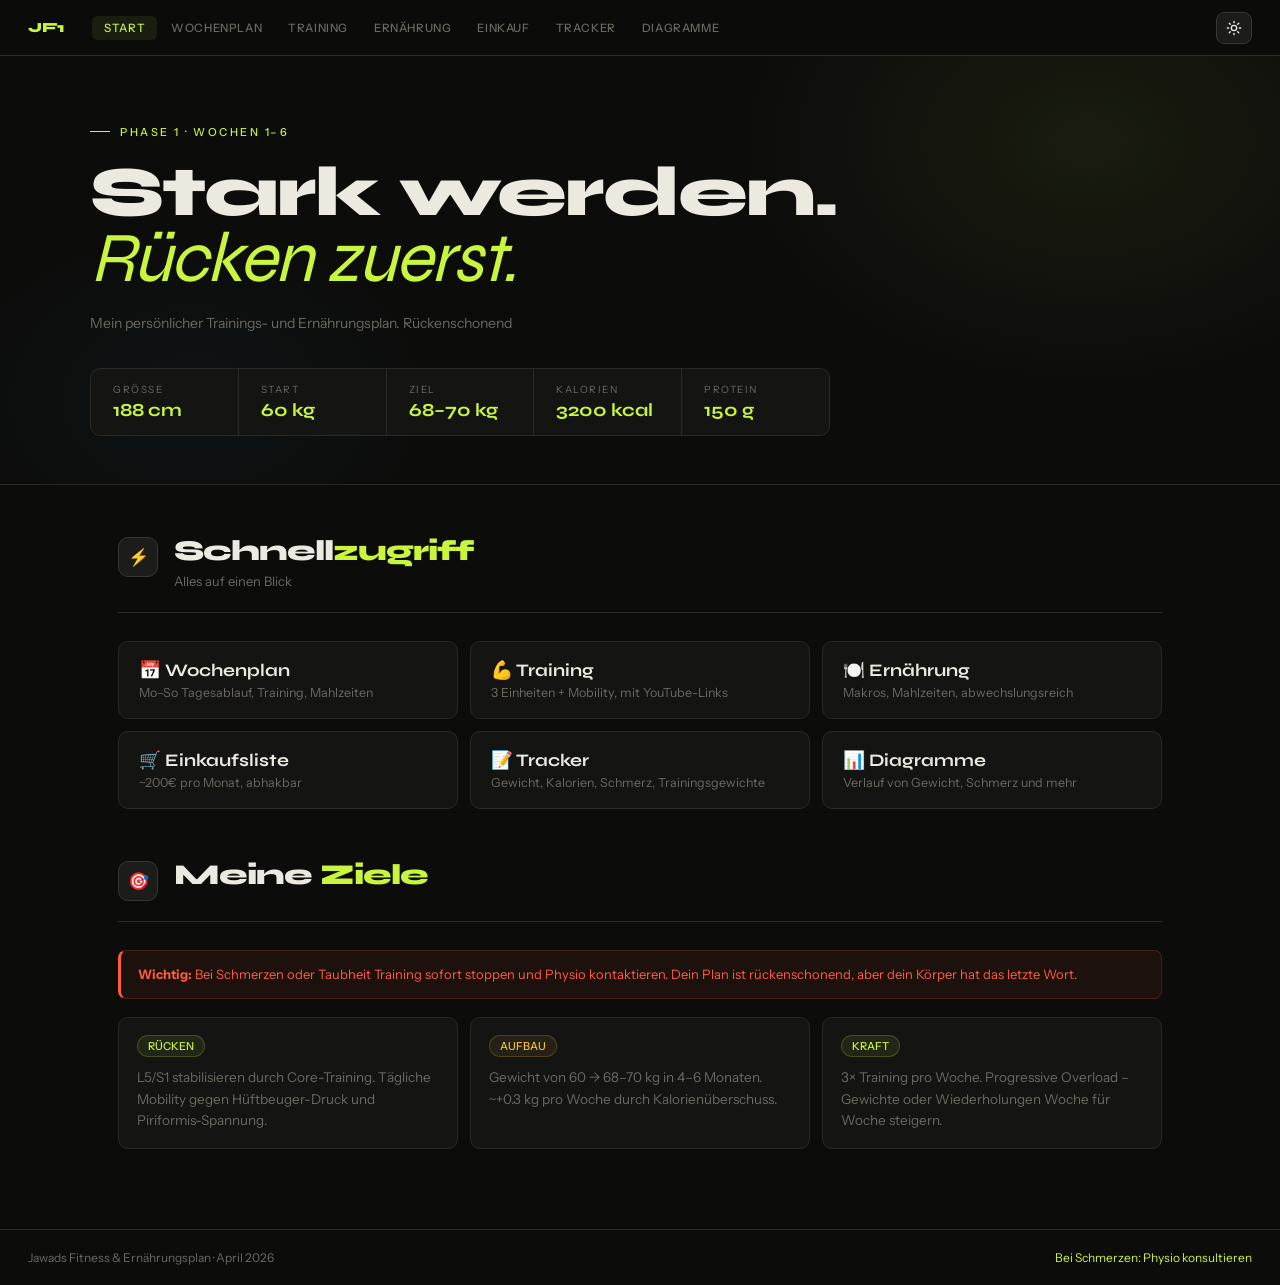
<file: index.html>
<!DOCTYPE html>
<html lang="de">
<head>
<meta charset="UTF-8">
<meta name="viewport" content="width=device-width,initial-scale=1">
<title>Project26 - Jawad</title>
<link rel="stylesheet" href="css/style.css">
</head>
<body>
<div class="page-wrap">

<section class="hero">
  <div class="hero-inner">
    <span class="hero-tag">Phase 1 · Wochen 1–6</span>
    <h1>Stark werden.<br><em>Rücken zuerst.</em></h1>
    <p class="hero-desc">Mein persönlicher Trainings- und Ernährungsplan. Rückenschonend</p>
    <div class="stats-bar">
      <div class="stat-item"><span class="stat-lbl">Größe</span><span class="stat-val">188 cm</span></div>
      <div class="stat-item"><span class="stat-lbl">Start</span><span class="stat-val">60 kg</span></div>
      <div class="stat-item"><span class="stat-lbl">Ziel</span><span class="stat-val">68–70 kg</span></div>
      <div class="stat-item"><span class="stat-lbl">Kalorien</span><span class="stat-val">3200 kcal</span></div>
      <div class="stat-item"><span class="stat-lbl">Protein</span><span class="stat-val">150 g</span></div>
    </div>
  </div>
</section>

<div class="content">

<section class="section fade-in">
  <div class="section-head">
    <div class="section-icon">⚡</div>
    <div>
      <div class="section-title">Schnell<span>zugriff</span></div>
      <div class="section-desc">Alles auf einen Blick</div>
    </div>
  </div>
  <div class="grid-2">
    <a href="pages/woche.html" class="card" style="text-decoration:none;color:inherit;display:block;padding:18px 20px">
      <div style="font-family:'Syne';font-weight:700;font-size:1.1rem;margin-bottom:4px">📅 Wochenplan</div>
      <div style="font-size:12.5px;color:var(--muted)">Mo–So Tagesablauf, Training, Mahlzeiten</div>
    </a>
    <a href="pages/training.html" class="card" style="text-decoration:none;color:inherit;display:block;padding:18px 20px">
      <div style="font-family:'Syne';font-weight:700;font-size:1.1rem;margin-bottom:4px">💪 Training</div>
      <div style="font-size:12.5px;color:var(--muted)">3 Einheiten + Mobility, mit YouTube-Links</div>
    </a>
    <a href="pages/ernaehrung.html" class="card" style="text-decoration:none;color:inherit;display:block;padding:18px 20px">
      <div style="font-family:'Syne';font-weight:700;font-size:1.1rem;margin-bottom:4px">🍽️ Ernährung</div>
      <div style="font-size:12.5px;color:var(--muted)">Makros, Mahlzeiten, abwechslungsreich</div>
    </a>
    <a href="pages/einkauf.html" class="card" style="text-decoration:none;color:inherit;display:block;padding:18px 20px">
      <div style="font-family:'Syne';font-weight:700;font-size:1.1rem;margin-bottom:4px">🛒 Einkaufsliste</div>
      <div style="font-size:12.5px;color:var(--muted)">~200€ pro Monat, abhakbar</div>
    </a>
    <a href="pages/tracker.html" class="card" style="text-decoration:none;color:inherit;display:block;padding:18px 20px">
      <div style="font-family:'Syne';font-weight:700;font-size:1.1rem;margin-bottom:4px">📝 Tracker</div>
      <div style="font-size:12.5px;color:var(--muted)">Gewicht, Kalorien, Schmerz, Trainingsgewichte</div>
    </a>
    <a href="pages/diagramme.html" class="card" style="text-decoration:none;color:inherit;display:block;padding:18px 20px">
      <div style="font-family:'Syne';font-weight:700;font-size:1.1rem;margin-bottom:4px">📊 Diagramme</div>
      <div style="font-size:12.5px;color:var(--muted)">Verlauf von Gewicht, Schmerz und mehr</div>
    </a>
  </div>
</section>

<section class="section fade-in">
  <div class="section-head">
    <div class="section-icon">🎯</div>
    <div>
      <div class="section-title">Meine <span>Ziele</span></div>
    </div>
  </div>
  <div class="alert alert-warn"><strong>Wichtig:</strong> Bei Schmerzen oder Taubheit Training sofort stoppen und Physio kontaktieren. Dein Plan ist rückenschonend, aber dein Körper hat das letzte Wort.</div>
  <div class="grid-3">
    <div class="card" style="padding:16px 18px">
      <div class="chip chip-lime" style="margin-bottom:10px">RÜCKEN</div>
      <div style="font-size:13.5px;line-height:1.6;color:var(--muted)">L5/S1 stabilisieren durch Core-Training. Tägliche Mobility gegen Hüftbeuger-Druck und Piriformis-Spannung.</div>
    </div>
    <div class="card" style="padding:16px 18px">
      <div class="chip chip-amber" style="margin-bottom:10px">AUFBAU</div>
      <div style="font-size:13.5px;line-height:1.6;color:var(--muted)">Gewicht von 60 → 68–70 kg in 4–6 Monaten. ~+0.3 kg pro Woche durch Kalorienüberschuss.</div>
    </div>
    <div class="card" style="padding:16px 18px">
      <div class="chip chip-lime" style="margin-bottom:10px">KRAFT</div>
      <div style="font-size:13.5px;line-height:1.6;color:var(--muted)">3× Training pro Woche. Progressive Overload – Gewichte oder Wiederholungen Woche für Woche steigern.</div>
    </div>
  </div>
</section>

</div>
</div>

<script src="js/shared.js"></script>
<script>
  injectNav(true);
  injectFooter();
  initFadeIn();
</script>
</body>
</html>
</file>
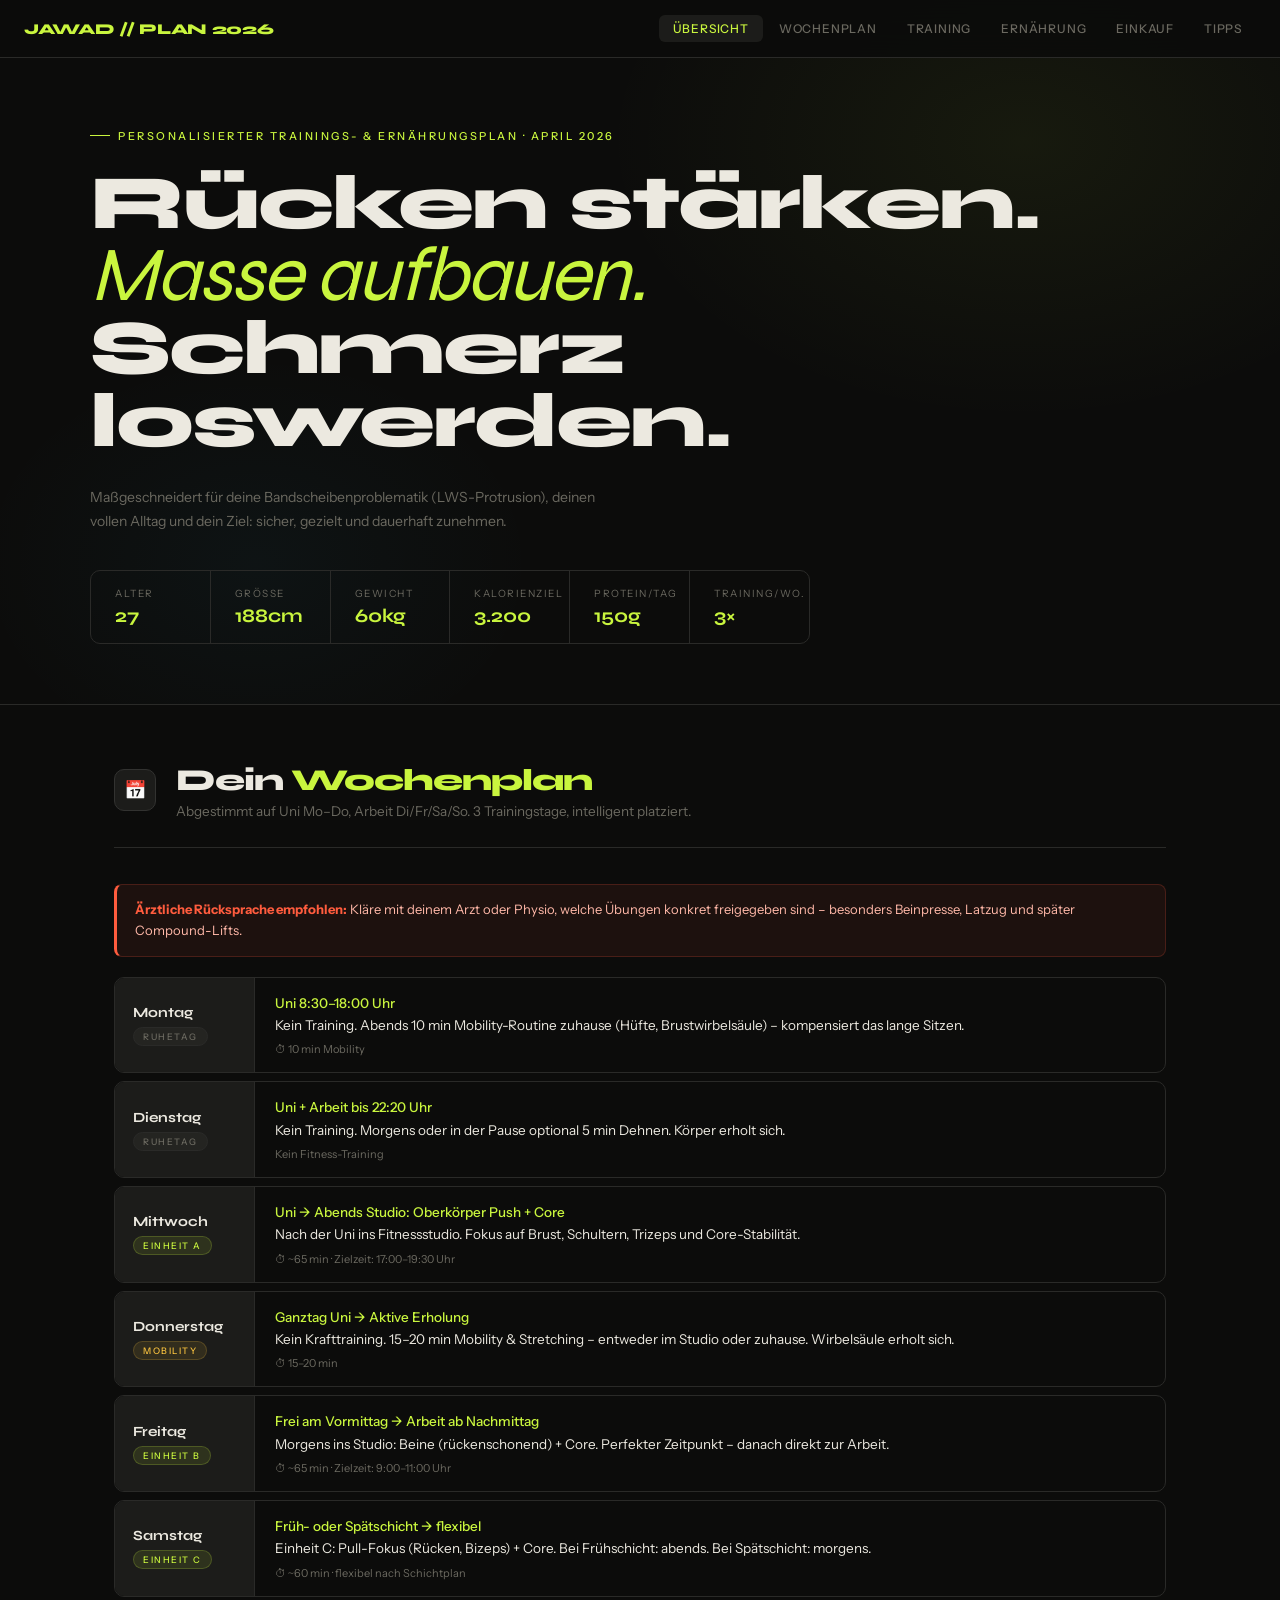
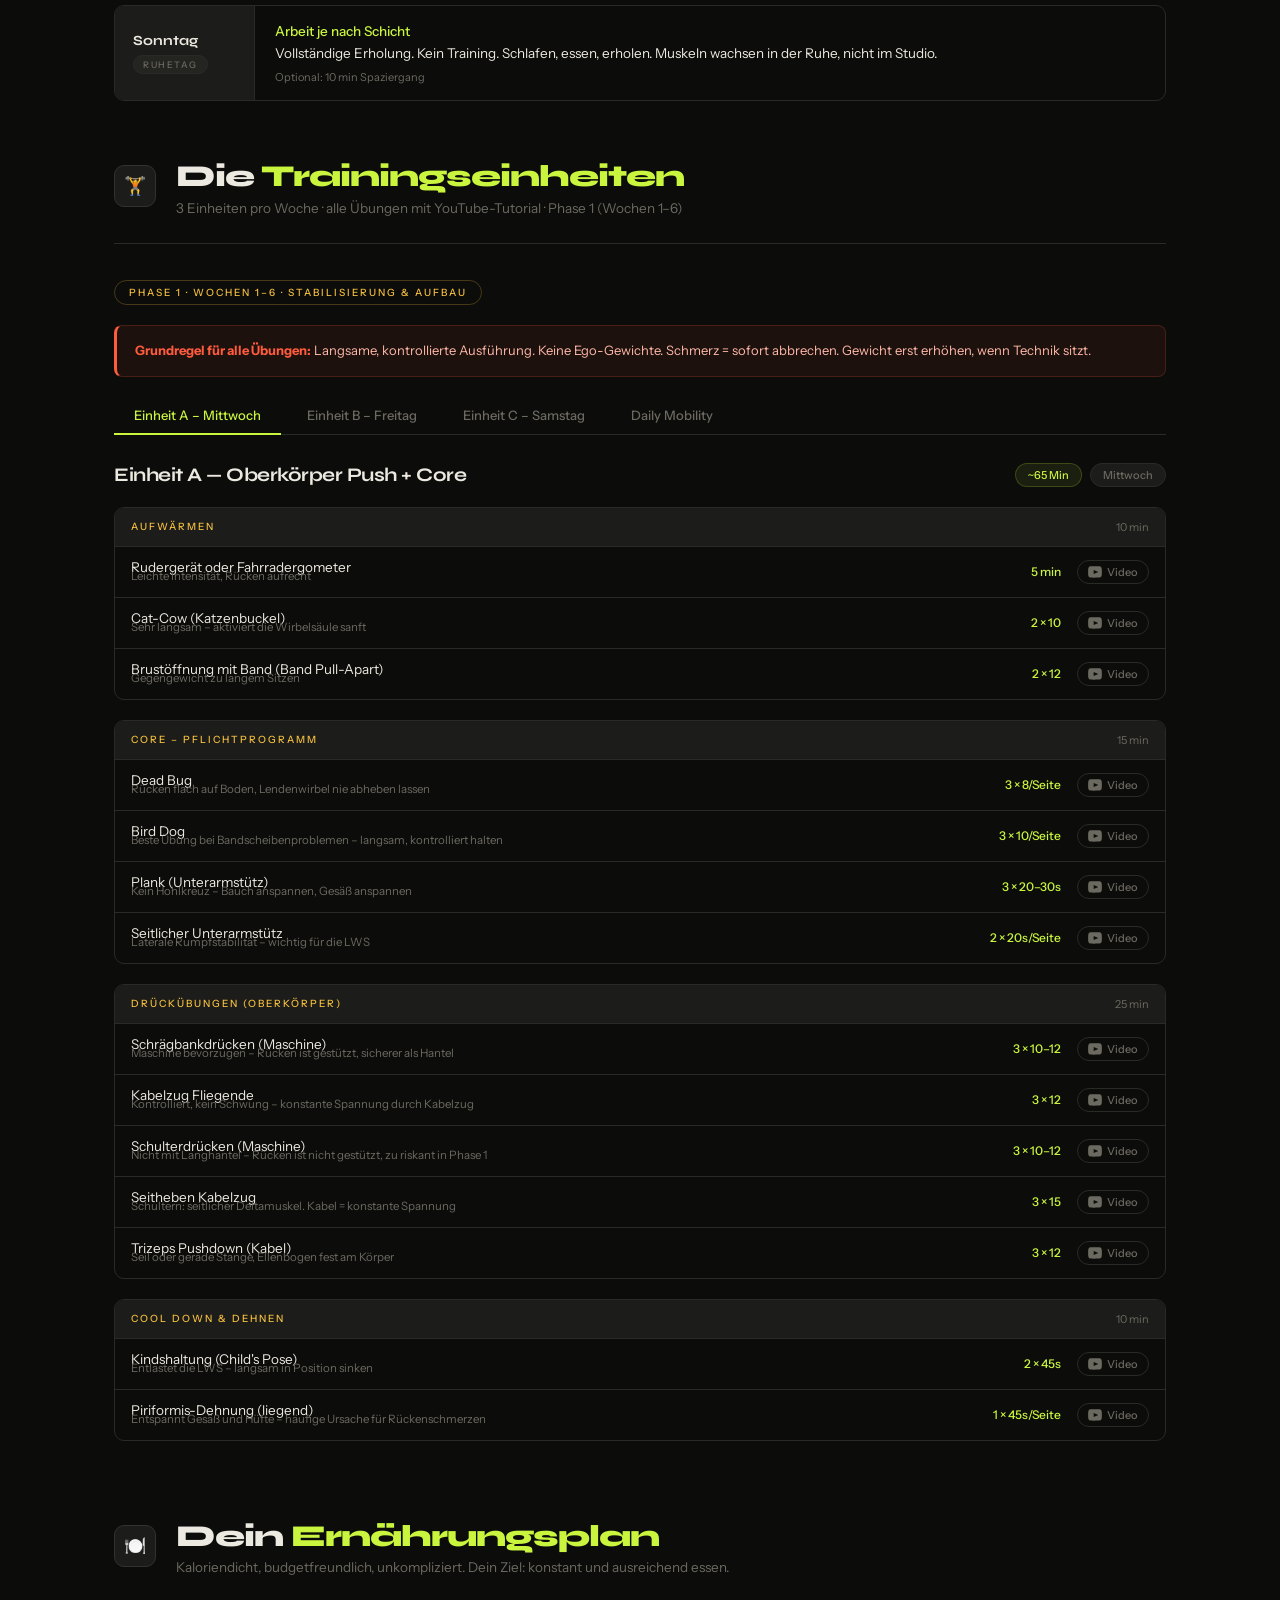
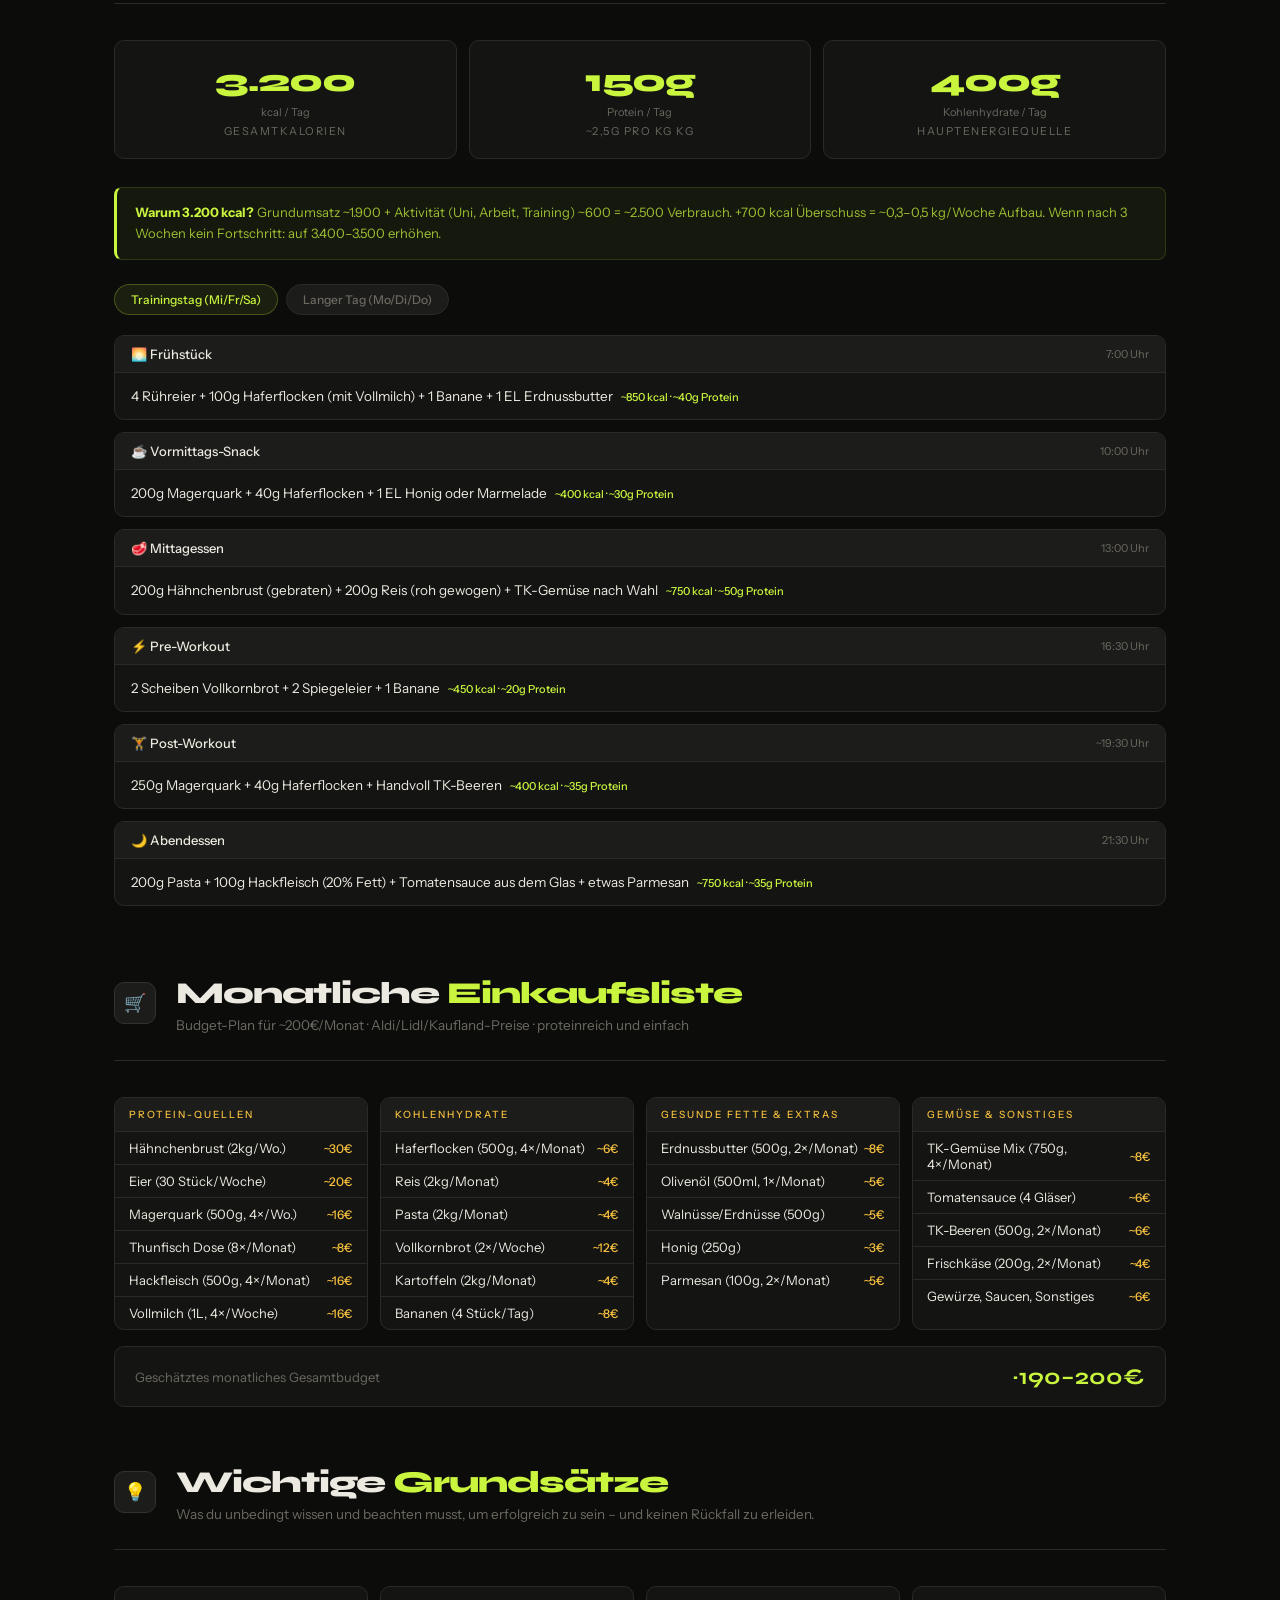
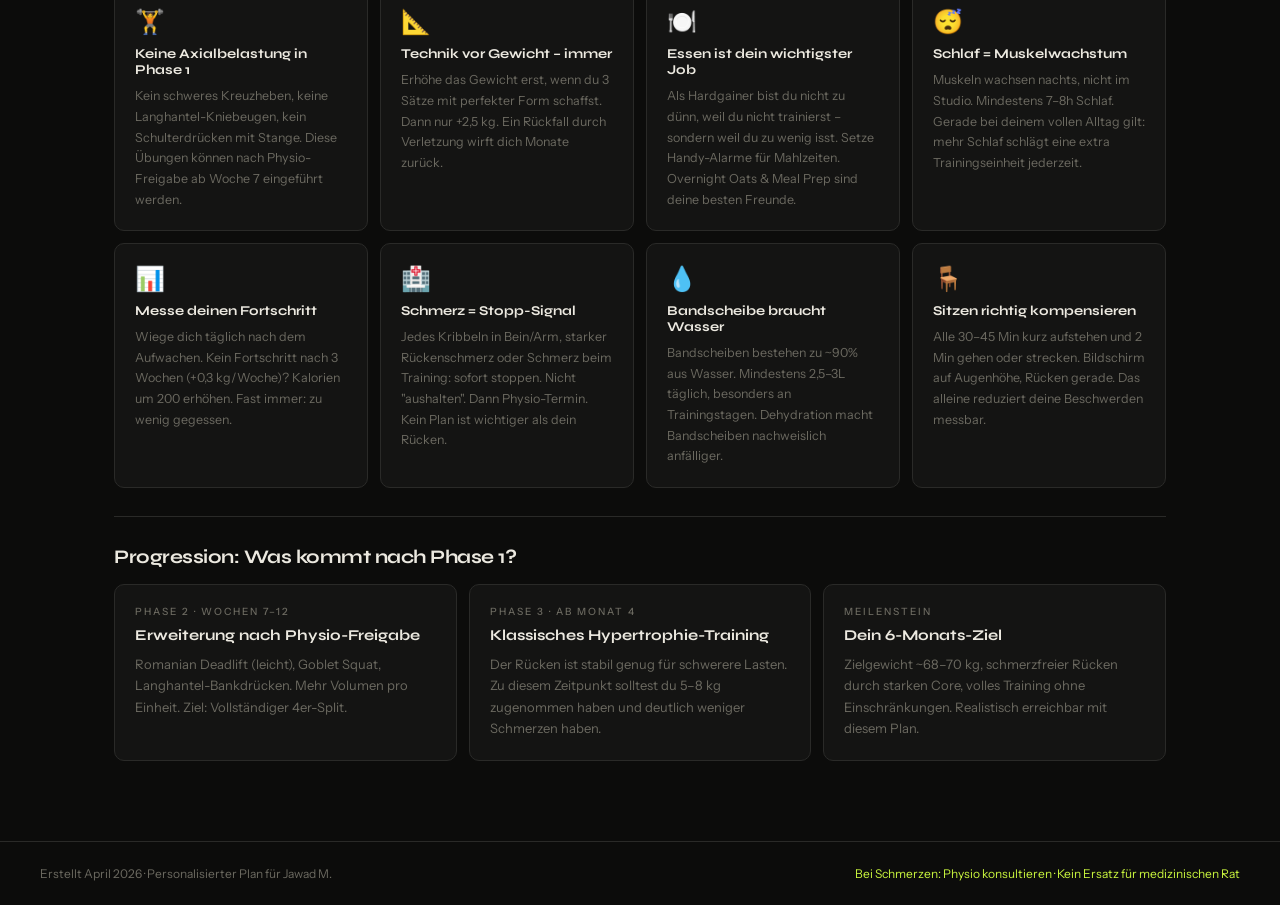
<file: jawad_plan_v2.html>
<!DOCTYPE html>
<html lang="de">
<head>
<meta charset="UTF-8">
<meta name="viewport" content="width=device-width, initial-scale=1.0">
<title>Jawads Trainings- & Ernährungsplan</title>
<link href="https://fonts.googleapis.com/css2?family=Syne:wght@400;600;700;800&family=Instrument+Sans:wght@300;400;500&display=swap" rel="stylesheet">
<style>
:root {
  --bg: #0c0c0b;
  --surface: #141413;
  --surface2: #1c1c1a;
  --surface3: #242422;
  --border: #2a2a28;
  --border2: #323230;
  --lime: #c9f53e;
  --amber: #f5bf3e;
  --coral: #ff5c3e;
  --blue: #3ec9f5;
  --text: #ece9e0;
  --muted: #6b6960;
  --muted2: #4a4844;
}

* { margin:0; padding:0; box-sizing:border-box; }

html { scroll-behavior: smooth; }

body {
  background: var(--bg);
  color: var(--text);
  font-family: 'Instrument Sans', sans-serif;
  font-weight: 300;
  min-height: 100vh;
  overflow-x: hidden;
}

/* ── NAVBAR ── */
nav {
  position: fixed;
  top: 0; left: 0; right: 0;
  z-index: 100;
  background: rgba(12,12,11,0.95);
  backdrop-filter: blur(20px);
  border-bottom: 1px solid var(--border);
  display: flex;
  align-items: center;
  gap: 0;
  height: 58px;
  padding: 0 24px;
}

.nav-brand {
  font-family: 'Syne', sans-serif;
  font-weight: 800;
  font-size: 15px;
  color: var(--lime);
  letter-spacing: -0.3px;
  margin-right: auto;
  white-space: nowrap;
}

.nav-links {
  display: flex;
  gap: 2px;
  list-style: none;
}

.nav-links li a {
  display: block;
  padding: 6px 14px;
  font-size: 12px;
  font-weight: 500;
  letter-spacing: 0.8px;
  text-transform: uppercase;
  color: var(--muted);
  text-decoration: none;
  border-radius: 6px;
  transition: all 0.2s;
  white-space: nowrap;
}

.nav-links li a:hover,
.nav-links li a.active {
  color: var(--text);
  background: var(--surface2);
}

.nav-links li a.active {
  color: var(--lime);
}

/* ── HERO ── */
.hero {
  padding: 120px 40px 60px;
  position: relative;
  overflow: hidden;
  border-bottom: 1px solid var(--border);
}

.hero::before {
  content: '';
  position: absolute;
  top: 0; left: 0; right: 0; bottom: 0;
  background:
    radial-gradient(ellipse 600px 400px at 80% 20%, rgba(201,245,62,0.06) 0%, transparent 70%),
    radial-gradient(ellipse 400px 300px at 20% 80%, rgba(62,201,245,0.04) 0%, transparent 70%);
  pointer-events: none;
}

.hero-inner { max-width: 1100px; margin: 0 auto; position: relative; }

.hero-tag {
  display: inline-flex;
  align-items: center;
  gap: 8px;
  font-size: 11px;
  font-weight: 500;
  letter-spacing: 2.5px;
  text-transform: uppercase;
  color: var(--lime);
  margin-bottom: 24px;
}

.hero-tag::before {
  content: '';
  width: 20px;
  height: 1px;
  background: var(--lime);
}

.hero h1 {
  font-family: 'Syne', sans-serif;
  font-weight: 800;
  font-size: clamp(2.4rem, 6vw, 5rem);
  line-height: 0.95;
  letter-spacing: -2px;
  margin-bottom: 28px;
}

.hero h1 em {
  font-style: italic;
  color: var(--lime);
  font-weight: 400;
}

.hero-stats {
  display: flex;
  flex-wrap: wrap;
  gap: 0;
  border: 1px solid var(--border);
  border-radius: 10px;
  overflow: hidden;
  max-width: 720px;
  margin-top: 36px;
}

.hero-stat {
  padding: 16px 24px;
  border-right: 1px solid var(--border);
  flex: 1;
  min-width: 100px;
}

.hero-stat:last-child { border-right: none; }

.stat-lbl {
  font-size: 10px;
  letter-spacing: 1.5px;
  text-transform: uppercase;
  color: var(--muted);
  display: block;
  margin-bottom: 4px;
}

.stat-val {
  font-family: 'Syne', sans-serif;
  font-weight: 700;
  font-size: 1.2rem;
  color: var(--lime);
}

/* ── PAGE LAYOUT ── */
.page { max-width: 1100px; margin: 0 auto; padding: 0 24px 80px; }

/* ── SECTION BASE ── */
.section {
  padding-top: 60px;
}

.section-head {
  display: flex;
  align-items: flex-start;
  gap: 20px;
  margin-bottom: 36px;
  padding-bottom: 24px;
  border-bottom: 1px solid var(--border);
}

.section-icon {
  width: 42px; height: 42px;
  background: var(--surface2);
  border: 1px solid var(--border2);
  border-radius: 10px;
  display: flex; align-items: center; justify-content: center;
  font-size: 18px;
  flex-shrink: 0;
  margin-top: 4px;
}

.section-meta { flex: 1; }

.section-title {
  font-family: 'Syne', sans-serif;
  font-weight: 800;
  font-size: 1.9rem;
  letter-spacing: -1px;
  line-height: 1;
  margin-bottom: 6px;
}

.section-title span { color: var(--lime); }

.section-desc {
  font-size: 13.5px;
  color: var(--muted);
  line-height: 1.6;
}

/* ── ALERTS ── */
.alert {
  padding: 14px 18px;
  border-radius: 8px;
  font-size: 13px;
  line-height: 1.65;
  margin-bottom: 20px;
}

.alert-warn {
  background: rgba(255,92,62,0.07);
  border: 1px solid rgba(255,92,62,0.2);
  border-left: 3px solid var(--coral);
  color: #ffb8a8;
}

.alert-warn strong { color: var(--coral); }

.alert-info {
  background: rgba(201,245,62,0.05);
  border: 1px solid rgba(201,245,62,0.15);
  border-left: 3px solid var(--lime);
  color: rgba(201,245,62,0.75);
}

.alert-info strong { color: var(--lime); }

/* ── WEEK SCHEDULE ── */
.week-grid { display: grid; gap: 8px; }

.day-card {
  display: grid;
  grid-template-columns: 140px 1fr;
  border: 1px solid var(--border);
  border-radius: 10px;
  overflow: hidden;
  transition: border-color 0.2s;
}

.day-card:hover { border-color: var(--border2); }

.day-left {
  background: var(--surface2);
  padding: 16px 18px;
  display: flex;
  flex-direction: column;
  justify-content: center;
  gap: 6px;
  border-right: 1px solid var(--border);
}

.day-name {
  font-family: 'Syne', sans-serif;
  font-weight: 700;
  font-size: 14px;
  color: var(--text);
}

.day-badge {
  font-size: 9px;
  font-weight: 500;
  letter-spacing: 1.5px;
  text-transform: uppercase;
  padding: 3px 9px;
  border-radius: 20px;
  display: inline-block;
  width: fit-content;
}

.badge-train { background: rgba(201,245,62,0.1); color: var(--lime); border: 1px solid rgba(201,245,62,0.2); }
.badge-rest { background: rgba(107,105,96,0.1); color: var(--muted); border: 1px solid var(--border); }
.badge-mob { background: rgba(245,191,62,0.1); color: var(--amber); border: 1px solid rgba(245,191,62,0.2); }

.day-right {
  padding: 14px 20px;
  font-size: 13.5px;
  line-height: 1.65;
}

.day-right strong { color: var(--lime); font-weight: 500; }
.day-right .time { font-size: 11px; color: var(--muted); margin-top: 4px; display: block; }

/* ── TRAINING TABS ── */
.tab-bar {
  display: flex;
  gap: 6px;
  margin-bottom: 28px;
  border-bottom: 1px solid var(--border);
  padding-bottom: 0;
}

.tab-btn {
  padding: 10px 20px;
  font-family: 'Instrument Sans', sans-serif;
  font-size: 13px;
  font-weight: 500;
  color: var(--muted);
  background: none;
  border: none;
  cursor: pointer;
  border-bottom: 2px solid transparent;
  margin-bottom: -1px;
  transition: all 0.2s;
  white-space: nowrap;
}

.tab-btn:hover { color: var(--text); }
.tab-btn.active { color: var(--lime); border-bottom-color: var(--lime); }

.tab-content { display: none; }
.tab-content.active { display: block; }

/* ── WORKOUT SECTION ── */
.workout-intro {
  display: flex;
  align-items: center;
  justify-content: space-between;
  margin-bottom: 20px;
  flex-wrap: wrap;
  gap: 12px;
}

.workout-title {
  font-family: 'Syne', sans-serif;
  font-weight: 700;
  font-size: 1.2rem;
  letter-spacing: -0.5px;
}

.workout-meta {
  display: flex;
  gap: 8px;
}

.chip {
  font-size: 11px;
  font-weight: 500;
  padding: 4px 12px;
  border-radius: 20px;
  background: var(--surface2);
  border: 1px solid var(--border);
  color: var(--muted);
}

.chip.lime { background: rgba(201,245,62,0.08); border-color: rgba(201,245,62,0.2); color: var(--lime); }

.exercise-block {
  margin-bottom: 20px;
  border: 1px solid var(--border);
  border-radius: 10px;
  overflow: hidden;
}

.exercise-block-head {
  display: flex;
  align-items: center;
  justify-content: space-between;
  padding: 12px 16px;
  background: var(--surface2);
  border-bottom: 1px solid var(--border);
}

.block-label {
  font-size: 10px;
  font-weight: 500;
  letter-spacing: 2px;
  text-transform: uppercase;
  color: var(--amber);
}

.block-time {
  font-size: 11px;
  color: var(--muted);
}

.exercise-row {
  display: grid;
  grid-template-columns: 1fr auto auto;
  gap: 8px 16px;
  padding: 12px 16px;
  border-bottom: 1px solid var(--border);
  align-items: center;
  transition: background 0.15s;
}

.exercise-row:last-child { border-bottom: none; }
.exercise-row:hover { background: rgba(255,255,255,0.02); }

.ex-name {
  font-size: 13.5px;
  color: var(--text);
  font-weight: 400;
}

.ex-note {
  font-size: 11.5px;
  color: var(--muted);
  grid-column: 1;
  margin-top: -6px;
  margin-bottom: 2px;
}

.ex-sets {
  font-size: 12px;
  font-weight: 500;
  color: var(--lime);
  white-space: nowrap;
}

.yt-link {
  display: flex;
  align-items: center;
  gap: 5px;
  font-size: 11px;
  font-weight: 500;
  color: var(--muted);
  text-decoration: none;
  padding: 4px 10px;
  border: 1px solid var(--border);
  border-radius: 20px;
  transition: all 0.2s;
  white-space: nowrap;
}

.yt-link:hover {
  color: #ff4444;
  border-color: rgba(255,68,68,0.3);
  background: rgba(255,68,68,0.06);
}

.yt-icon {
  width: 14px;
  height: 14px;
  flex-shrink: 0;
}

/* ── MACRO CARDS ── */
.macro-row {
  display: grid;
  grid-template-columns: repeat(3, 1fr);
  gap: 12px;
  margin-bottom: 28px;
}

.macro-card {
  background: var(--surface);
  border: 1px solid var(--border);
  border-radius: 10px;
  padding: 20px;
  text-align: center;
}

.macro-val {
  font-family: 'Syne', sans-serif;
  font-weight: 800;
  font-size: 2rem;
  color: var(--lime);
  letter-spacing: -1px;
  display: block;
}

.macro-unit { font-size: 11px; color: var(--muted); }
.macro-name { font-size: 11px; letter-spacing: 1.5px; text-transform: uppercase; color: var(--muted); margin-top: 4px; }

/* ── MEAL PLAN ── */
.meal-type-tabs {
  display: flex;
  gap: 8px;
  margin-bottom: 20px;
  flex-wrap: wrap;
}

.meal-tab {
  font-size: 12px;
  font-weight: 500;
  padding: 7px 16px;
  border-radius: 20px;
  background: var(--surface2);
  border: 1px solid var(--border);
  color: var(--muted);
  cursor: pointer;
  transition: all 0.2s;
}

.meal-tab.active {
  background: rgba(201,245,62,0.08);
  border-color: rgba(201,245,62,0.25);
  color: var(--lime);
}

.meal-plan-content { display: none; }
.meal-plan-content.active { display: block; }

.meal-card {
  background: var(--surface);
  border: 1px solid var(--border);
  border-radius: 10px;
  overflow: hidden;
  margin-bottom: 12px;
}

.meal-card-head {
  display: flex;
  align-items: center;
  justify-content: space-between;
  padding: 10px 16px;
  background: var(--surface2);
  border-bottom: 1px solid var(--border);
}

.meal-card-name { font-size: 13px; font-weight: 500; color: var(--text); }
.meal-card-time { font-size: 11px; color: var(--muted); }

.meal-card-body {
  padding: 12px 16px;
  font-size: 13.5px;
  line-height: 1.65;
  color: var(--text);
}

.meal-kcal {
  display: inline-block;
  font-size: 11px;
  font-weight: 500;
  color: var(--lime);
  margin-left: 8px;
}

/* ── SHOPPING ── */
.shop-grid {
  display: grid;
  grid-template-columns: repeat(auto-fit, minmax(220px, 1fr));
  gap: 12px;
  margin-bottom: 16px;
}

.shop-cat {
  background: var(--surface);
  border: 1px solid var(--border);
  border-radius: 10px;
  overflow: hidden;
}

.shop-cat-head {
  padding: 10px 14px;
  background: var(--surface2);
  font-size: 10px;
  font-weight: 500;
  letter-spacing: 2px;
  text-transform: uppercase;
  color: var(--amber);
  border-bottom: 1px solid var(--border);
}

.shop-item {
  padding: 8px 14px;
  border-bottom: 1px solid var(--border);
  font-size: 13px;
  display: flex;
  justify-content: space-between;
  align-items: center;
}

.shop-item:last-child { border-bottom: none; }
.shop-price { font-size: 12px; color: var(--amber); font-weight: 500; }

.budget-bar {
  background: var(--surface);
  border: 1px solid var(--border);
  border-radius: 10px;
  padding: 16px 20px;
  display: flex;
  justify-content: space-between;
  align-items: center;
}

.budget-label { font-size: 13px; color: var(--muted); }
.budget-val {
  font-family: 'Syne', sans-serif;
  font-weight: 700;
  font-size: 1.4rem;
  color: var(--lime);
}

/* ── TIPS ── */
.tips-grid {
  display: grid;
  grid-template-columns: repeat(auto-fill, minmax(240px, 1fr));
  gap: 12px;
}

.tip-card {
  background: var(--surface);
  border: 1px solid var(--border);
  border-radius: 10px;
  padding: 20px;
  transition: border-color 0.2s;
}

.tip-card:hover { border-color: var(--border2); }

.tip-emoji { font-size: 1.5rem; margin-bottom: 10px; display: block; }

.tip-title {
  font-family: 'Syne', sans-serif;
  font-weight: 700;
  font-size: 13.5px;
  margin-bottom: 8px;
  color: var(--text);
}

.tip-text { font-size: 12.5px; color: var(--muted); line-height: 1.65; }

/* ── PHASE BOX ── */
.phase-box {
  display: inline-block;
  font-size: 10px;
  font-weight: 500;
  letter-spacing: 2px;
  text-transform: uppercase;
  color: var(--amber);
  border: 1px solid rgba(245,191,62,0.25);
  padding: 5px 14px;
  border-radius: 20px;
  margin-bottom: 20px;
}

/* ── DAILY ROUTINE ── */
.routine-grid {
  display: grid;
  grid-template-columns: repeat(auto-fill, minmax(180px, 1fr));
  gap: 10px;
}

.routine-item {
  background: var(--surface);
  border: 1px solid var(--border);
  border-radius: 8px;
  padding: 14px;
}

.routine-item .r-name { font-size: 13px; color: var(--text); margin-bottom: 4px; }
.routine-item .r-sets { font-size: 12px; color: var(--lime); font-weight: 500; }

/* ── PROGRESS PHASES ── */
.phases-row {
  display: grid;
  grid-template-columns: repeat(auto-fit, minmax(260px, 1fr));
  gap: 12px;
}

.phase-card {
  background: var(--surface);
  border: 1px solid var(--border);
  border-radius: 10px;
  padding: 20px;
}

.p-tag {
  font-size: 10px;
  font-weight: 500;
  letter-spacing: 2px;
  text-transform: uppercase;
  color: var(--muted);
  display: block;
  margin-bottom: 8px;
}

.p-title {
  font-family: 'Syne', sans-serif;
  font-weight: 700;
  font-size: 15px;
  margin-bottom: 10px;
  color: var(--text);
}

.p-body { font-size: 13px; color: var(--muted); line-height: 1.65; }

/* ── DIVIDER ── */
.divider { height: 1px; background: var(--border); margin: 28px 0; }

/* ── FOOTER ── */
footer {
  border-top: 1px solid var(--border);
  padding: 24px 40px;
  display: flex;
  justify-content: space-between;
  align-items: center;
  font-size: 12px;
  color: var(--muted);
  flex-wrap: wrap;
  gap: 8px;
}

.footer-accent { color: var(--lime); }

/* ── RESPONSIVE ── */
@media (max-width: 768px) {
  nav { padding: 0 16px; }
  .nav-links { display: none; }
  .hero { padding: 88px 20px 40px; }
  .page { padding: 0 16px 60px; }
  .macro-row { grid-template-columns: 1fr 1fr; }
  .day-card { grid-template-columns: 100px 1fr; }
  .day-left { padding: 12px 10px; }
  .exercise-row { grid-template-columns: 1fr auto; }
  .ex-sets { grid-column: 2; grid-row: 1; }
  .yt-link { grid-column: 1 / -1; width: fit-content; }
  footer { padding: 20px; }
}

/* ── SCROLL ANIMATIONS ── */
.fade-in {
  opacity: 0;
  transform: translateY(16px);
  transition: opacity 0.5s, transform 0.5s;
}
.fade-in.visible { opacity: 1; transform: translateY(0); }
</style>
</head>
<body>

<!-- ══ NAVBAR ══ -->
<nav>
  <span class="nav-brand">JAWAD // PLAN 2026</span>
  <ul class="nav-links">
    <li><a href="#overview" class="active">Übersicht</a></li>
    <li><a href="#woche">Wochenplan</a></li>
    <li><a href="#training">Training</a></li>
    <li><a href="#ernaehrung">Ernährung</a></li>
    <li><a href="#einkauf">Einkauf</a></li>
    <li><a href="#tipps">Tipps</a></li>
  </ul>
</nav>

<!-- ══ HERO ══ -->
<header class="hero" id="overview">
  <div class="hero-inner">
    <div class="hero-tag">Personalisierter Trainings- & Ernährungsplan · April 2026</div>
    <h1>Rücken stärken.<br><em>Masse aufbauen.</em><br>Schmerz loswerden.</h1>
    <p style="max-width:520px; color:var(--muted); font-size:14px; line-height:1.7; margin-top:16px;">Maßgeschneidert für deine Bandscheibenproblematik (LWS-Protrusion), deinen vollen Alltag und dein Ziel: sicher, gezielt und dauerhaft zunehmen.</p>
    <div class="hero-stats">
      <div class="hero-stat"><span class="stat-lbl">Alter</span><span class="stat-val">27</span></div>
      <div class="hero-stat"><span class="stat-lbl">Größe</span><span class="stat-val">188cm</span></div>
      <div class="hero-stat"><span class="stat-lbl">Gewicht</span><span class="stat-val">60kg</span></div>
      <div class="hero-stat"><span class="stat-lbl">Kalorienziel</span><span class="stat-val">3.200</span></div>
      <div class="hero-stat"><span class="stat-lbl">Protein/Tag</span><span class="stat-val">150g</span></div>
      <div class="hero-stat"><span class="stat-lbl">Training/Wo.</span><span class="stat-val">3×</span></div>
    </div>
  </div>
</header>

<!-- ══ PAGE ══ -->
<main class="page">

  <!-- ── SECTION: WOCHENPLAN ── -->
  <section class="section fade-in" id="woche">
    <div class="section-head">
      <div class="section-icon">📅</div>
      <div class="section-meta">
        <h2 class="section-title">Dein <span>Wochenplan</span></h2>
        <p class="section-desc">Abgestimmt auf Uni Mo–Do, Arbeit Di/Fr/Sa/So. 3 Trainingstage, intelligent platziert.</p>
      </div>
    </div>

    <div class="alert alert-warn" style="margin-bottom:20px;">
      <strong>Ärztliche Rücksprache empfohlen:</strong> Kläre mit deinem Arzt oder Physio, welche Übungen konkret freigegeben sind – besonders Beinpresse, Latzug und später Compound-Lifts.
    </div>

    <div class="week-grid">
      <div class="day-card">
        <div class="day-left">
          <span class="day-name">Montag</span>
          <span class="day-badge badge-rest">Ruhetag</span>
        </div>
        <div class="day-right">
          <strong>Uni 8:30–18:00 Uhr</strong><br>
          Kein Training. Abends 10 min Mobility-Routine zuhause (Hüfte, Brustwirbelsäule) – kompensiert das lange Sitzen.
          <span class="time">⏱ 10 min Mobility</span>
        </div>
      </div>

      <div class="day-card">
        <div class="day-left">
          <span class="day-name">Dienstag</span>
          <span class="day-badge badge-rest">Ruhetag</span>
        </div>
        <div class="day-right">
          <strong>Uni + Arbeit bis 22:20 Uhr</strong><br>
          Kein Training. Morgens oder in der Pause optional 5 min Dehnen. Körper erholt sich.
          <span class="time">Kein Fitness-Training</span>
        </div>
      </div>

      <div class="day-card">
        <div class="day-left">
          <span class="day-name">Mittwoch</span>
          <span class="day-badge badge-train">Einheit A</span>
        </div>
        <div class="day-right">
          <strong>Uni → Abends Studio: Oberkörper Push + Core</strong><br>
          Nach der Uni ins Fitnessstudio. Fokus auf Brust, Schultern, Trizeps und Core-Stabilität.
          <span class="time">⏱ ~65 min · Zielzeit: 17:00–19:30 Uhr</span>
        </div>
      </div>

      <div class="day-card">
        <div class="day-left">
          <span class="day-name">Donnerstag</span>
          <span class="day-badge badge-mob">Mobility</span>
        </div>
        <div class="day-right">
          <strong>Ganztag Uni → Aktive Erholung</strong><br>
          Kein Krafttraining. 15–20 min Mobility & Stretching – entweder im Studio oder zuhause. Wirbelsäule erholt sich.
          <span class="time">⏱ 15–20 min</span>
        </div>
      </div>

      <div class="day-card">
        <div class="day-left">
          <span class="day-name">Freitag</span>
          <span class="day-badge badge-train">Einheit B</span>
        </div>
        <div class="day-right">
          <strong>Frei am Vormittag → Arbeit ab Nachmittag</strong><br>
          Morgens ins Studio: Beine (rückenschonend) + Core. Perfekter Zeitpunkt – danach direkt zur Arbeit.
          <span class="time">⏱ ~65 min · Zielzeit: 9:00–11:00 Uhr</span>
        </div>
      </div>

      <div class="day-card">
        <div class="day-left">
          <span class="day-name">Samstag</span>
          <span class="day-badge badge-train">Einheit C</span>
        </div>
        <div class="day-right">
          <strong>Früh- oder Spätschicht → flexibel</strong><br>
          Einheit C: Pull-Fokus (Rücken, Bizeps) + Core. Bei Frühschicht: abends. Bei Spätschicht: morgens.
          <span class="time">⏱ ~60 min · flexibel nach Schichtplan</span>
        </div>
      </div>

      <div class="day-card">
        <div class="day-left">
          <span class="day-name">Sonntag</span>
          <span class="day-badge badge-rest">Ruhetag</span>
        </div>
        <div class="day-right">
          <strong>Arbeit je nach Schicht</strong><br>
          Vollständige Erholung. Kein Training. Schlafen, essen, erholen. Muskeln wachsen in der Ruhe, nicht im Studio.
          <span class="time">Optional: 10 min Spaziergang</span>
        </div>
      </div>
    </div>
  </section>

  <!-- ── SECTION: TRAINING ── -->
  <section class="section fade-in" id="training">
    <div class="section-head">
      <div class="section-icon">🏋️</div>
      <div class="section-meta">
        <h2 class="section-title">Die <span>Trainingseinheiten</span></h2>
        <p class="section-desc">3 Einheiten pro Woche · alle Übungen mit YouTube-Tutorial · Phase 1 (Wochen 1–6)</p>
      </div>
    </div>

    <div class="phase-box">Phase 1 · Wochen 1–6 · Stabilisierung & Aufbau</div>

    <div class="alert alert-warn">
      <strong>Grundregel für alle Übungen:</strong> Langsame, kontrollierte Ausführung. Keine Ego-Gewichte. Schmerz = sofort abbrechen. Gewicht erst erhöhen, wenn Technik sitzt.
    </div>

    <div class="tab-bar">
      <button class="tab-btn active" onclick="switchTab('einheit-a', this)">Einheit A – Mittwoch</button>
      <button class="tab-btn" onclick="switchTab('einheit-b', this)">Einheit B – Freitag</button>
      <button class="tab-btn" onclick="switchTab('einheit-c', this)">Einheit C – Samstag</button>
      <button class="tab-btn" onclick="switchTab('daily', this)">Daily Mobility</button>
    </div>

    <!-- EINHEIT A -->
    <div class="tab-content active" id="einheit-a">
      <div class="workout-intro">
        <span class="workout-title">Einheit A — Oberkörper Push + Core</span>
        <div class="workout-meta">
          <span class="chip lime">~65 Min</span>
          <span class="chip">Mittwoch</span>
        </div>
      </div>

      <!-- Aufwärmen -->
      <div class="exercise-block">
        <div class="exercise-block-head">
          <span class="block-label">Aufwärmen</span>
          <span class="block-time">10 min</span>
        </div>

        <div class="exercise-row">
          <div>
            <div class="ex-name">Rudergerät oder Fahrradergometer</div>
            <div class="ex-note">Leichte Intensität, Rücken aufrecht</div>
          </div>
          <span class="ex-sets">5 min</span>
          <a class="yt-link" href="https://www.youtube.com/watch?v=0BRgJi43EOY" target="_blank" rel="noopener">
            <svg class="yt-icon" viewBox="0 0 24 24" fill="currentColor"><path d="M23.5 6.2s-.3-2-1.2-2.8c-1.1-1.2-2.4-1.2-3-1.3C16.5 2 12 2 12 2s-4.5 0-7.3.1c-.6.1-1.9.1-3 1.3C.8 4.2.5 6.2.5 6.2S.2 8.5.2 10.8v2.1c0 2.3.3 4.6.3 4.6s.3 2 1.2 2.8c1.1 1.2 2.6 1.1 3.3 1.2C7.2 21.7 12 21.8 12 21.8s4.5 0 7.3-.2c.6-.1 1.9-.1 3-1.3.9-.8 1.2-2.8 1.2-2.8s.3-2.3.3-4.6v-2.1c0-2.3-.3-4.6-.3-4.6zM9.7 15.5V8.4l8.1 3.6-8.1 3.5z"/></svg>
            Video
          </a>
        </div>

        <div class="exercise-row">
          <div>
            <div class="ex-name">Cat-Cow (Katzenbuckel)</div>
            <div class="ex-note">Sehr langsam – aktiviert die Wirbelsäule sanft</div>
          </div>
          <span class="ex-sets">2 × 10</span>
          <a class="yt-link" href="https://www.youtube.com/watch?v=kqnua4rHVVA" target="_blank" rel="noopener">
            <svg class="yt-icon" viewBox="0 0 24 24" fill="currentColor"><path d="M23.5 6.2s-.3-2-1.2-2.8c-1.1-1.2-2.4-1.2-3-1.3C16.5 2 12 2 12 2s-4.5 0-7.3.1c-.6.1-1.9.1-3 1.3C.8 4.2.5 6.2.5 6.2S.2 8.5.2 10.8v2.1c0 2.3.3 4.6.3 4.6s.3 2 1.2 2.8c1.1 1.2 2.6 1.1 3.3 1.2C7.2 21.7 12 21.8 12 21.8s4.5 0 7.3-.2c.6-.1 1.9-.1 3-1.3.9-.8 1.2-2.8 1.2-2.8s.3-2.3.3-4.6v-2.1c0-2.3-.3-4.6-.3-4.6zM9.7 15.5V8.4l8.1 3.6-8.1 3.5z"/></svg>
            Video
          </a>
        </div>

        <div class="exercise-row">
          <div>
            <div class="ex-name">Brustöffnung mit Band (Band Pull-Apart)</div>
            <div class="ex-note">Gegengewicht zu langem Sitzen</div>
          </div>
          <span class="ex-sets">2 × 12</span>
          <a class="yt-link" href="https://www.youtube.com/watch?v=lhWTa-OEVZY" target="_blank" rel="noopener">
            <svg class="yt-icon" viewBox="0 0 24 24" fill="currentColor"><path d="M23.5 6.2s-.3-2-1.2-2.8c-1.1-1.2-2.4-1.2-3-1.3C16.5 2 12 2 12 2s-4.5 0-7.3.1c-.6.1-1.9.1-3 1.3C.8 4.2.5 6.2.5 6.2S.2 8.5.2 10.8v2.1c0 2.3.3 4.6.3 4.6s.3 2 1.2 2.8c1.1 1.2 2.6 1.1 3.3 1.2C7.2 21.7 12 21.8 12 21.8s4.5 0 7.3-.2c.6-.1 1.9-.1 3-1.3.9-.8 1.2-2.8 1.2-2.8s.3-2.3.3-4.6v-2.1c0-2.3-.3-4.6-.3-4.6zM9.7 15.5V8.4l8.1 3.6-8.1 3.5z"/></svg>
            Video
          </a>
        </div>
      </div>

      <!-- Core -->
      <div class="exercise-block">
        <div class="exercise-block-head">
          <span class="block-label">Core – Pflichtprogramm</span>
          <span class="block-time">15 min</span>
        </div>

        <div class="exercise-row">
          <div>
            <div class="ex-name">Dead Bug</div>
            <div class="ex-note">Rücken flach auf Boden, Lendenwirbel nie abheben lassen</div>
          </div>
          <span class="ex-sets">3 × 8/Seite</span>
          <a class="yt-link" href="https://www.youtube.com/watch?v=6BUVunRfJig" target="_blank" rel="noopener">
            <svg class="yt-icon" viewBox="0 0 24 24" fill="currentColor"><path d="M23.5 6.2s-.3-2-1.2-2.8c-1.1-1.2-2.4-1.2-3-1.3C16.5 2 12 2 12 2s-4.5 0-7.3.1c-.6.1-1.9.1-3 1.3C.8 4.2.5 6.2.5 6.2S.2 8.5.2 10.8v2.1c0 2.3.3 4.6.3 4.6s.3 2 1.2 2.8c1.1 1.2 2.6 1.1 3.3 1.2C7.2 21.7 12 21.8 12 21.8s4.5 0 7.3-.2c.6-.1 1.9-.1 3-1.3.9-.8 1.2-2.8 1.2-2.8s.3-2.3.3-4.6v-2.1c0-2.3-.3-4.6-.3-4.6zM9.7 15.5V8.4l8.1 3.6-8.1 3.5z"/></svg>
            Video
          </a>
        </div>

        <div class="exercise-row">
          <div>
            <div class="ex-name">Bird Dog</div>
            <div class="ex-note">Beste Übung bei Bandscheibenproblemen – langsam, kontrolliert halten</div>
          </div>
          <span class="ex-sets">3 × 10/Seite</span>
          <a class="yt-link" href="https://www.youtube.com/watch?v=qh48UejslYQ" target="_blank" rel="noopener">
            <svg class="yt-icon" viewBox="0 0 24 24" fill="currentColor"><path d="M23.5 6.2s-.3-2-1.2-2.8c-1.1-1.2-2.4-1.2-3-1.3C16.5 2 12 2 12 2s-4.5 0-7.3.1c-.6.1-1.9.1-3 1.3C.8 4.2.5 6.2.5 6.2S.2 8.5.2 10.8v2.1c0 2.3.3 4.6.3 4.6s.3 2 1.2 2.8c1.1 1.2 2.6 1.1 3.3 1.2C7.2 21.7 12 21.8 12 21.8s4.5 0 7.3-.2c.6-.1 1.9-.1 3-1.3.9-.8 1.2-2.8 1.2-2.8s.3-2.3.3-4.6v-2.1c0-2.3-.3-4.6-.3-4.6zM9.7 15.5V8.4l8.1 3.6-8.1 3.5z"/></svg>
            Video
          </a>
        </div>

        <div class="exercise-row">
          <div>
            <div class="ex-name">Plank (Unterarmstütz)</div>
            <div class="ex-note">Kein Hohlkreuz – Bauch anspannen, Gesäß anspannen</div>
          </div>
          <span class="ex-sets">3 × 20–30s</span>
          <a class="yt-link" href="https://www.youtube.com/watch?v=pSHjTRCQxIw" target="_blank" rel="noopener">
            <svg class="yt-icon" viewBox="0 0 24 24" fill="currentColor"><path d="M23.5 6.2s-.3-2-1.2-2.8c-1.1-1.2-2.4-1.2-3-1.3C16.5 2 12 2 12 2s-4.5 0-7.3.1c-.6.1-1.9.1-3 1.3C.8 4.2.5 6.2.5 6.2S.2 8.5.2 10.8v2.1c0 2.3.3 4.6.3 4.6s.3 2 1.2 2.8c1.1 1.2 2.6 1.1 3.3 1.2C7.2 21.7 12 21.8 12 21.8s4.5 0 7.3-.2c.6-.1 1.9-.1 3-1.3.9-.8 1.2-2.8 1.2-2.8s.3-2.3.3-4.6v-2.1c0-2.3-.3-4.6-.3-4.6zM9.7 15.5V8.4l8.1 3.6-8.1 3.5z"/></svg>
            Video
          </a>
        </div>

        <div class="exercise-row">
          <div>
            <div class="ex-name">Seitlicher Unterarmstütz</div>
            <div class="ex-note">Laterale Rumpfstabilität – wichtig für die LWS</div>
          </div>
          <span class="ex-sets">2 × 20s/Seite</span>
          <a class="yt-link" href="https://www.youtube.com/watch?v=K2iEqH0VBEE" target="_blank" rel="noopener">
            <svg class="yt-icon" viewBox="0 0 24 24" fill="currentColor"><path d="M23.5 6.2s-.3-2-1.2-2.8c-1.1-1.2-2.4-1.2-3-1.3C16.5 2 12 2 12 2s-4.5 0-7.3.1c-.6.1-1.9.1-3 1.3C.8 4.2.5 6.2.5 6.2S.2 8.5.2 10.8v2.1c0 2.3.3 4.6.3 4.6s.3 2 1.2 2.8c1.1 1.2 2.6 1.1 3.3 1.2C7.2 21.7 12 21.8 12 21.8s4.5 0 7.3-.2c.6-.1 1.9-.1 3-1.3.9-.8 1.2-2.8 1.2-2.8s.3-2.3.3-4.6v-2.1c0-2.3-.3-4.6-.3-4.6zM9.7 15.5V8.4l8.1 3.6-8.1 3.5z"/></svg>
            Video
          </a>
        </div>
      </div>

      <!-- Drücken -->
      <div class="exercise-block">
        <div class="exercise-block-head">
          <span class="block-label">Drückübungen (Oberkörper)</span>
          <span class="block-time">25 min</span>
        </div>

        <div class="exercise-row">
          <div>
            <div class="ex-name">Schrägbankdrücken (Maschine)</div>
            <div class="ex-note">Maschine bevorzugen – Rücken ist gestützt, sicherer als Hantel</div>
          </div>
          <span class="ex-sets">3 × 10–12</span>
          <a class="yt-link" href="https://www.youtube.com/watch?v=DbFgADa2PL8" target="_blank" rel="noopener">
            <svg class="yt-icon" viewBox="0 0 24 24" fill="currentColor"><path d="M23.5 6.2s-.3-2-1.2-2.8c-1.1-1.2-2.4-1.2-3-1.3C16.5 2 12 2 12 2s-4.5 0-7.3.1c-.6.1-1.9.1-3 1.3C.8 4.2.5 6.2.5 6.2S.2 8.5.2 10.8v2.1c0 2.3.3 4.6.3 4.6s.3 2 1.2 2.8c1.1 1.2 2.6 1.1 3.3 1.2C7.2 21.7 12 21.8 12 21.8s4.5 0 7.3-.2c.6-.1 1.9-.1 3-1.3.9-.8 1.2-2.8 1.2-2.8s.3-2.3.3-4.6v-2.1c0-2.3-.3-4.6-.3-4.6zM9.7 15.5V8.4l8.1 3.6-8.1 3.5z"/></svg>
            Video
          </a>
        </div>

        <div class="exercise-row">
          <div>
            <div class="ex-name">Kabelzug Fliegende</div>
            <div class="ex-note">Kontrolliert, kein Schwung – konstante Spannung durch Kabelzug</div>
          </div>
          <span class="ex-sets">3 × 12</span>
          <a class="yt-link" href="https://www.youtube.com/watch?v=Iwe6AmxVf7o" target="_blank" rel="noopener">
            <svg class="yt-icon" viewBox="0 0 24 24" fill="currentColor"><path d="M23.5 6.2s-.3-2-1.2-2.8c-1.1-1.2-2.4-1.2-3-1.3C16.5 2 12 2 12 2s-4.5 0-7.3.1c-.6.1-1.9.1-3 1.3C.8 4.2.5 6.2.5 6.2S.2 8.5.2 10.8v2.1c0 2.3.3 4.6.3 4.6s.3 2 1.2 2.8c1.1 1.2 2.6 1.1 3.3 1.2C7.2 21.7 12 21.8 12 21.8s4.5 0 7.3-.2c.6-.1 1.9-.1 3-1.3.9-.8 1.2-2.8 1.2-2.8s.3-2.3.3-4.6v-2.1c0-2.3-.3-4.6-.3-4.6zM9.7 15.5V8.4l8.1 3.6-8.1 3.5z"/></svg>
            Video
          </a>
        </div>

        <div class="exercise-row">
          <div>
            <div class="ex-name">Schulterdrücken (Maschine)</div>
            <div class="ex-note">Nicht mit Langhantel – Rücken ist nicht gestützt, zu riskant in Phase 1</div>
          </div>
          <span class="ex-sets">3 × 10–12</span>
          <a class="yt-link" href="https://www.youtube.com/watch?v=qEwKCR5JCog" target="_blank" rel="noopener">
            <svg class="yt-icon" viewBox="0 0 24 24" fill="currentColor"><path d="M23.5 6.2s-.3-2-1.2-2.8c-1.1-1.2-2.4-1.2-3-1.3C16.5 2 12 2 12 2s-4.5 0-7.3.1c-.6.1-1.9.1-3 1.3C.8 4.2.5 6.2.5 6.2S.2 8.5.2 10.8v2.1c0 2.3.3 4.6.3 4.6s.3 2 1.2 2.8c1.1 1.2 2.6 1.1 3.3 1.2C7.2 21.7 12 21.8 12 21.8s4.5 0 7.3-.2c.6-.1 1.9-.1 3-1.3.9-.8 1.2-2.8 1.2-2.8s.3-2.3.3-4.6v-2.1c0-2.3-.3-4.6-.3-4.6zM9.7 15.5V8.4l8.1 3.6-8.1 3.5z"/></svg>
            Video
          </a>
        </div>

        <div class="exercise-row">
          <div>
            <div class="ex-name">Seitheben Kabelzug</div>
            <div class="ex-note">Schultern: seitlicher Deltamuskel. Kabel = konstante Spannung</div>
          </div>
          <span class="ex-sets">3 × 15</span>
          <a class="yt-link" href="https://www.youtube.com/watch?v=3VcKaXpzqRo" target="_blank" rel="noopener">
            <svg class="yt-icon" viewBox="0 0 24 24" fill="currentColor"><path d="M23.5 6.2s-.3-2-1.2-2.8c-1.1-1.2-2.4-1.2-3-1.3C16.5 2 12 2 12 2s-4.5 0-7.3.1c-.6.1-1.9.1-3 1.3C.8 4.2.5 6.2.5 6.2S.2 8.5.2 10.8v2.1c0 2.3.3 4.6.3 4.6s.3 2 1.2 2.8c1.1 1.2 2.6 1.1 3.3 1.2C7.2 21.7 12 21.8 12 21.8s4.5 0 7.3-.2c.6-.1 1.9-.1 3-1.3.9-.8 1.2-2.8 1.2-2.8s.3-2.3.3-4.6v-2.1c0-2.3-.3-4.6-.3-4.6zM9.7 15.5V8.4l8.1 3.6-8.1 3.5z"/></svg>
            Video
          </a>
        </div>

        <div class="exercise-row">
          <div>
            <div class="ex-name">Trizeps Pushdown (Kabel)</div>
            <div class="ex-note">Seil oder gerade Stange, Ellenbogen fest am Körper</div>
          </div>
          <span class="ex-sets">3 × 12</span>
          <a class="yt-link" href="https://www.youtube.com/watch?v=2-LAMcpzODU" target="_blank" rel="noopener">
            <svg class="yt-icon" viewBox="0 0 24 24" fill="currentColor"><path d="M23.5 6.2s-.3-2-1.2-2.8c-1.1-1.2-2.4-1.2-3-1.3C16.5 2 12 2 12 2s-4.5 0-7.3.1c-.6.1-1.9.1-3 1.3C.8 4.2.5 6.2.5 6.2S.2 8.5.2 10.8v2.1c0 2.3.3 4.6.3 4.6s.3 2 1.2 2.8c1.1 1.2 2.6 1.1 3.3 1.2C7.2 21.7 12 21.8 12 21.8s4.5 0 7.3-.2c.6-.1 1.9-.1 3-1.3.9-.8 1.2-2.8 1.2-2.8s.3-2.3.3-4.6v-2.1c0-2.3-.3-4.6-.3-4.6zM9.7 15.5V8.4l8.1 3.6-8.1 3.5z"/></svg>
            Video
          </a>
        </div>
      </div>

      <!-- Cool down -->
      <div class="exercise-block">
        <div class="exercise-block-head">
          <span class="block-label">Cool Down & Dehnen</span>
          <span class="block-time">10 min</span>
        </div>
        <div class="exercise-row">
          <div>
            <div class="ex-name">Kindshaltung (Child's Pose)</div>
            <div class="ex-note">Entlastet die LWS – langsam in Position sinken</div>
          </div>
          <span class="ex-sets">2 × 45s</span>
          <a class="yt-link" href="https://www.youtube.com/watch?v=2MJGg-dUKh0" target="_blank" rel="noopener">
            <svg class="yt-icon" viewBox="0 0 24 24" fill="currentColor"><path d="M23.5 6.2s-.3-2-1.2-2.8c-1.1-1.2-2.4-1.2-3-1.3C16.5 2 12 2 12 2s-4.5 0-7.3.1c-.6.1-1.9.1-3 1.3C.8 4.2.5 6.2.5 6.2S.2 8.5.2 10.8v2.1c0 2.3.3 4.6.3 4.6s.3 2 1.2 2.8c1.1 1.2 2.6 1.1 3.3 1.2C7.2 21.7 12 21.8 12 21.8s4.5 0 7.3-.2c.6-.1 1.9-.1 3-1.3.9-.8 1.2-2.8 1.2-2.8s.3-2.3.3-4.6v-2.1c0-2.3-.3-4.6-.3-4.6zM9.7 15.5V8.4l8.1 3.6-8.1 3.5z"/></svg>
            Video
          </a>
        </div>
        <div class="exercise-row">
          <div>
            <div class="ex-name">Piriformis-Dehnung (liegend)</div>
            <div class="ex-note">Entspannt Gesäß und Hüfte – häufige Ursache für Rückenschmerzen</div>
          </div>
          <span class="ex-sets">1 × 45s/Seite</span>
          <a class="yt-link" href="https://www.youtube.com/watch?v=cJlE5fMpXus" target="_blank" rel="noopener">
            <svg class="yt-icon" viewBox="0 0 24 24" fill="currentColor"><path d="M23.5 6.2s-.3-2-1.2-2.8c-1.1-1.2-2.4-1.2-3-1.3C16.5 2 12 2 12 2s-4.5 0-7.3.1c-.6.1-1.9.1-3 1.3C.8 4.2.5 6.2.5 6.2S.2 8.5.2 10.8v2.1c0 2.3.3 4.6.3 4.6s.3 2 1.2 2.8c1.1 1.2 2.6 1.1 3.3 1.2C7.2 21.7 12 21.8 12 21.8s4.5 0 7.3-.2c.6-.1 1.9-.1 3-1.3.9-.8 1.2-2.8 1.2-2.8s.3-2.3.3-4.6v-2.1c0-2.3-.3-4.6-.3-4.6zM9.7 15.5V8.4l8.1 3.6-8.1 3.5z"/></svg>
            Video
          </a>
        </div>
      </div>
    </div>

    <!-- EINHEIT B -->
    <div class="tab-content" id="einheit-b">
      <div class="workout-intro">
        <span class="workout-title">Einheit B — Beine (rückenschonend) + Core</span>
        <div class="workout-meta">
          <span class="chip lime">~65 Min</span>
          <span class="chip">Freitag Morgen</span>
        </div>
      </div>

      <div class="exercise-block">
        <div class="exercise-block-head">
          <span class="block-label">Aufwärmen</span>
          <span class="block-time">8 min</span>
        </div>
        <div class="exercise-row">
          <div>
            <div class="ex-name">Fahrradergometer</div>
            <div class="ex-note">Aufrecht sitzen, leichte Intensität – ideal für LWS</div>
          </div>
          <span class="ex-sets">5 min</span>
          <a class="yt-link" href="https://www.youtube.com/watch?v=0BRgJi43EOY" target="_blank" rel="noopener">
            <svg class="yt-icon" viewBox="0 0 24 24" fill="currentColor"><path d="M23.5 6.2s-.3-2-1.2-2.8c-1.1-1.2-2.4-1.2-3-1.3C16.5 2 12 2 12 2s-4.5 0-7.3.1c-.6.1-1.9.1-3 1.3C.8 4.2.5 6.2.5 6.2S.2 8.5.2 10.8v2.1c0 2.3.3 4.6.3 4.6s.3 2 1.2 2.8c1.1 1.2 2.6 1.1 3.3 1.2C7.2 21.7 12 21.8 12 21.8s4.5 0 7.3-.2c.6-.1 1.9-.1 3-1.3.9-.8 1.2-2.8 1.2-2.8s.3-2.3.3-4.6v-2.1c0-2.3-.3-4.6-.3-4.6zM9.7 15.5V8.4l8.1 3.6-8.1 3.5z"/></svg>
            Video
          </a>
        </div>
        <div class="exercise-row">
          <div>
            <div class="ex-name">Glute Bridge (Gesäßbrücke, bodyweight)</div>
            <div class="ex-note">Aktiviert Gesäß – entlastet die LWS direkt</div>
          </div>
          <span class="ex-sets">2 × 15</span>
          <a class="yt-link" href="https://www.youtube.com/watch?v=OUgsJ8-Vi0E" target="_blank" rel="noopener">
            <svg class="yt-icon" viewBox="0 0 24 24" fill="currentColor"><path d="M23.5 6.2s-.3-2-1.2-2.8c-1.1-1.2-2.4-1.2-3-1.3C16.5 2 12 2 12 2s-4.5 0-7.3.1c-.6.1-1.9.1-3 1.3C.8 4.2.5 6.2.5 6.2S.2 8.5.2 10.8v2.1c0 2.3.3 4.6.3 4.6s.3 2 1.2 2.8c1.1 1.2 2.6 1.1 3.3 1.2C7.2 21.7 12 21.8 12 21.8s4.5 0 7.3-.2c.6-.1 1.9-.1 3-1.3.9-.8 1.2-2.8 1.2-2.8s.3-2.3.3-4.6v-2.1c0-2.3-.3-4.6-.3-4.6zM9.7 15.5V8.4l8.1 3.6-8.1 3.5z"/></svg>
            Video
          </a>
        </div>
      </div>

      <div class="exercise-block">
        <div class="exercise-block-head">
          <span class="block-label">Beintraining</span>
          <span class="block-time">30 min</span>
        </div>

        <div class="exercise-row">
          <div>
            <div class="ex-name">Beinpresse (45°)</div>
            <div class="ex-note">⚠️ Wichtigste Übung. Kein Kniebeugen mit Stange! Rücken bleibt auf Lehne.</div>
          </div>
          <span class="ex-sets">4 × 10–12</span>
          <a class="yt-link" href="https://www.youtube.com/watch?v=DUwA3bbfYuQ" target="_blank" rel="noopener">
            <svg class="yt-icon" viewBox="0 0 24 24" fill="currentColor"><path d="M23.5 6.2s-.3-2-1.2-2.8c-1.1-1.2-2.4-1.2-3-1.3C16.5 2 12 2 12 2s-4.5 0-7.3.1c-.6.1-1.9.1-3 1.3C.8 4.2.5 6.2.5 6.2S.2 8.5.2 10.8v2.1c0 2.3.3 4.6.3 4.6s.3 2 1.2 2.8c1.1 1.2 2.6 1.1 3.3 1.2C7.2 21.7 12 21.8 12 21.8s4.5 0 7.3-.2c.6-.1 1.9-.1 3-1.3.9-.8 1.2-2.8 1.2-2.8s.3-2.3.3-4.6v-2.1c0-2.3-.3-4.6-.3-4.6zM9.7 15.5V8.4l8.1 3.6-8.1 3.5z"/></svg>
            Video
          </a>
        </div>

        <div class="exercise-row">
          <div>
            <div class="ex-name">Beinbeuger (Maschine, liegend)</div>
            <div class="ex-note">Oberschenkel Rückseite – langsam senken</div>
          </div>
          <span class="ex-sets">3 × 12</span>
          <a class="yt-link" href="https://www.youtube.com/watch?v=1Tq3QdYUuHs" target="_blank" rel="noopener">
            <svg class="yt-icon" viewBox="0 0 24 24" fill="currentColor"><path d="M23.5 6.2s-.3-2-1.2-2.8c-1.1-1.2-2.4-1.2-3-1.3C16.5 2 12 2 12 2s-4.5 0-7.3.1c-.6.1-1.9.1-3 1.3C.8 4.2.5 6.2.5 6.2S.2 8.5.2 10.8v2.1c0 2.3.3 4.6.3 4.6s.3 2 1.2 2.8c1.1 1.2 2.6 1.1 3.3 1.2C7.2 21.7 12 21.8 12 21.8s4.5 0 7.3-.2c.6-.1 1.9-.1 3-1.3.9-.8 1.2-2.8 1.2-2.8s.3-2.3.3-4.6v-2.1c0-2.3-.3-4.6-.3-4.6zM9.7 15.5V8.4l8.1 3.6-8.1 3.5z"/></svg>
            Video
          </a>
        </div>

        <div class="exercise-row">
          <div>
            <div class="ex-name">Beinstrecker (Maschine, sitzend)</div>
            <div class="ex-note">Quadrizeps – Knie nicht ganz durchstrecken am Ende</div>
          </div>
          <span class="ex-sets">3 × 12</span>
          <a class="yt-link" href="https://www.youtube.com/watch?v=YyvSfVjQeL0" target="_blank" rel="noopener">
            <svg class="yt-icon" viewBox="0 0 24 24" fill="currentColor"><path d="M23.5 6.2s-.3-2-1.2-2.8c-1.1-1.2-2.4-1.2-3-1.3C16.5 2 12 2 12 2s-4.5 0-7.3.1c-.6.1-1.9.1-3 1.3C.8 4.2.5 6.2.5 6.2S.2 8.5.2 10.8v2.1c0 2.3.3 4.6.3 4.6s.3 2 1.2 2.8c1.1 1.2 2.6 1.1 3.3 1.2C7.2 21.7 12 21.8 12 21.8s4.5 0 7.3-.2c.6-.1 1.9-.1 3-1.3.9-.8 1.2-2.8 1.2-2.8s.3-2.3.3-4.6v-2.1c0-2.3-.3-4.6-.3-4.6zM9.7 15.5V8.4l8.1 3.6-8.1 3.5z"/></svg>
            Video
          </a>
        </div>

        <div class="exercise-row">
          <div>
            <div class="ex-name">Hip Thrust (Maschine oder Bank)</div>
            <div class="ex-note">Gesäß stärken = direkte Rückenentlastung. Wichtige Übung für dich!</div>
          </div>
          <span class="ex-sets">3 × 12</span>
          <a class="yt-link" href="https://www.youtube.com/watch?v=Zp26q4BY5HE" target="_blank" rel="noopener">
            <svg class="yt-icon" viewBox="0 0 24 24" fill="currentColor"><path d="M23.5 6.2s-.3-2-1.2-2.8c-1.1-1.2-2.4-1.2-3-1.3C16.5 2 12 2 12 2s-4.5 0-7.3.1c-.6.1-1.9.1-3 1.3C.8 4.2.5 6.2.5 6.2S.2 8.5.2 10.8v2.1c0 2.3.3 4.6.3 4.6s.3 2 1.2 2.8c1.1 1.2 2.6 1.1 3.3 1.2C7.2 21.7 12 21.8 12 21.8s4.5 0 7.3-.2c.6-.1 1.9-.1 3-1.3.9-.8 1.2-2.8 1.2-2.8s.3-2.3.3-4.6v-2.1c0-2.3-.3-4.6-.3-4.6zM9.7 15.5V8.4l8.1 3.6-8.1 3.5z"/></svg>
            Video
          </a>
        </div>

        <div class="exercise-row">
          <div>
            <div class="ex-name">Wadenheben stehend</div>
            <div class="ex-note">Langsam senken – voller Bewegungsradius</div>
          </div>
          <span class="ex-sets">4 × 15</span>
          <a class="yt-link" href="https://www.youtube.com/watch?v=D9UGZFb4PN0" target="_blank" rel="noopener">
            <svg class="yt-icon" viewBox="0 0 24 24" fill="currentColor"><path d="M23.5 6.2s-.3-2-1.2-2.8c-1.1-1.2-2.4-1.2-3-1.3C16.5 2 12 2 12 2s-4.5 0-7.3.1c-.6.1-1.9.1-3 1.3C.8 4.2.5 6.2.5 6.2S.2 8.5.2 10.8v2.1c0 2.3.3 4.6.3 4.6s.3 2 1.2 2.8c1.1 1.2 2.6 1.1 3.3 1.2C7.2 21.7 12 21.8 12 21.8s4.5 0 7.3-.2c.6-.1 1.9-.1 3-1.3.9-.8 1.2-2.8 1.2-2.8s.3-2.3.3-4.6v-2.1c0-2.3-.3-4.6-.3-4.6zM9.7 15.5V8.4l8.1 3.6-8.1 3.5z"/></svg>
            Video
          </a>
        </div>
      </div>

      <div class="exercise-block">
        <div class="exercise-block-head">
          <span class="block-label">Core</span>
          <span class="block-time">15 min</span>
        </div>

        <div class="exercise-row">
          <div>
            <div class="ex-name">Hollow Body Hold</div>
            <div class="ex-note">Unterer Rücken flach am Boden, tiefe Bauchmuskulatur aktivieren</div>
          </div>
          <span class="ex-sets">3 × 20s</span>
          <a class="yt-link" href="https://www.youtube.com/watch?v=LlDNef_Ztsc" target="_blank" rel="noopener">
            <svg class="yt-icon" viewBox="0 0 24 24" fill="currentColor"><path d="M23.5 6.2s-.3-2-1.2-2.8c-1.1-1.2-2.4-1.2-3-1.3C16.5 2 12 2 12 2s-4.5 0-7.3.1c-.6.1-1.9.1-3 1.3C.8 4.2.5 6.2.5 6.2S.2 8.5.2 10.8v2.1c0 2.3.3 4.6.3 4.6s.3 2 1.2 2.8c1.1 1.2 2.6 1.1 3.3 1.2C7.2 21.7 12 21.8 12 21.8s4.5 0 7.3-.2c.6-.1 1.9-.1 3-1.3.9-.8 1.2-2.8 1.2-2.8s.3-2.3.3-4.6v-2.1c0-2.3-.3-4.6-.3-4.6zM9.7 15.5V8.4l8.1 3.6-8.1 3.5z"/></svg>
            Video
          </a>
        </div>

        <div class="exercise-row">
          <div>
            <div class="ex-name">Pallof Press (Kabelzug)</div>
            <div class="ex-note">Anti-Rotationsübung – trainiert LWS-Stabilität, sehr wichtig für dich</div>
          </div>
          <span class="ex-sets">3 × 10/Seite</span>
          <a class="yt-link" href="https://www.youtube.com/watch?v=TyknsCFvJNQ" target="_blank" rel="noopener">
            <svg class="yt-icon" viewBox="0 0 24 24" fill="currentColor"><path d="M23.5 6.2s-.3-2-1.2-2.8c-1.1-1.2-2.4-1.2-3-1.3C16.5 2 12 2 12 2s-4.5 0-7.3.1c-.6.1-1.9.1-3 1.3C.8 4.2.5 6.2.5 6.2S.2 8.5.2 10.8v2.1c0 2.3.3 4.6.3 4.6s.3 2 1.2 2.8c1.1 1.2 2.6 1.1 3.3 1.2C7.2 21.7 12 21.8 12 21.8s4.5 0 7.3-.2c.6-.1 1.9-.1 3-1.3.9-.8 1.2-2.8 1.2-2.8s.3-2.3.3-4.6v-2.1c0-2.3-.3-4.6-.3-4.6zM9.7 15.5V8.4l8.1 3.6-8.1 3.5z"/></svg>
            Video
          </a>
        </div>

        <div class="exercise-row">
          <div>
            <div class="ex-name">Glute Bridge isometrisch halten</div>
            <div class="ex-note">Auf Pause halten – Gesäß und Rücken gleichzeitig trainieren</div>
          </div>
          <span class="ex-sets">3 × 30s</span>
          <a class="yt-link" href="https://www.youtube.com/watch?v=OUgsJ8-Vi0E" target="_blank" rel="noopener">
            <svg class="yt-icon" viewBox="0 0 24 24" fill="currentColor"><path d="M23.5 6.2s-.3-2-1.2-2.8c-1.1-1.2-2.4-1.2-3-1.3C16.5 2 12 2 12 2s-4.5 0-7.3.1c-.6.1-1.9.1-3 1.3C.8 4.2.5 6.2.5 6.2S.2 8.5.2 10.8v2.1c0 2.3.3 4.6.3 4.6s.3 2 1.2 2.8c1.1 1.2 2.6 1.1 3.3 1.2C7.2 21.7 12 21.8 12 21.8s4.5 0 7.3-.2c.6-.1 1.9-.1 3-1.3.9-.8 1.2-2.8 1.2-2.8s.3-2.3.3-4.6v-2.1c0-2.3-.3-4.6-.3-4.6zM9.7 15.5V8.4l8.1 3.6-8.1 3.5z"/></svg>
            Video
          </a>
        </div>
      </div>
    </div>

    <!-- EINHEIT C -->
    <div class="tab-content" id="einheit-c">
      <div class="workout-intro">
        <span class="workout-title">Einheit C — Pull (Rücken + Bizeps) + Core</span>
        <div class="workout-meta">
          <span class="chip lime">~60 Min</span>
          <span class="chip">Samstag</span>
        </div>
      </div>

      <div class="exercise-block">
        <div class="exercise-block-head">
          <span class="block-label">Ziehübungen</span>
          <span class="block-time">30 min</span>
        </div>

        <div class="exercise-row">
          <div>
            <div class="ex-name">Latzug breiter Griff</div>
            <div class="ex-note">Rücken stabil, leichte Hohlkreuz-Haltung, kein Schwung holen</div>
          </div>
          <span class="ex-sets">4 × 10–12</span>
          <a class="yt-link" href="https://www.youtube.com/watch?v=JUruRn5Y6Zc" target="_blank" rel="noopener">
            <svg class="yt-icon" viewBox="0 0 24 24" fill="currentColor"><path d="M23.5 6.2s-.3-2-1.2-2.8c-1.1-1.2-2.4-1.2-3-1.3C16.5 2 12 2 12 2s-4.5 0-7.3.1c-.6.1-1.9.1-3 1.3C.8 4.2.5 6.2.5 6.2S.2 8.5.2 10.8v2.1c0 2.3.3 4.6.3 4.6s.3 2 1.2 2.8c1.1 1.2 2.6 1.1 3.3 1.2C7.2 21.7 12 21.8 12 21.8s4.5 0 7.3-.2c.6-.1 1.9-.1 3-1.3.9-.8 1.2-2.8 1.2-2.8s.3-2.3.3-4.6v-2.1c0-2.3-.3-4.6-.3-4.6zM9.7 15.5V8.4l8.1 3.6-8.1 3.5z"/></svg>
            Video
          </a>
        </div>

        <div class="exercise-row">
          <div>
            <div class="ex-name">Sitzrudern (Kabelzug)</div>
            <div class="ex-note">Ellenbogen nah am Körper, Schulterblätter zusammenziehen, Schultern unten</div>
          </div>
          <span class="ex-sets">3 × 12</span>
          <a class="yt-link" href="https://www.youtube.com/watch?v=GZbfZ033f74" target="_blank" rel="noopener">
            <svg class="yt-icon" viewBox="0 0 24 24" fill="currentColor"><path d="M23.5 6.2s-.3-2-1.2-2.8c-1.1-1.2-2.4-1.2-3-1.3C16.5 2 12 2 12 2s-4.5 0-7.3.1c-.6.1-1.9.1-3 1.3C.8 4.2.5 6.2.5 6.2S.2 8.5.2 10.8v2.1c0 2.3.3 4.6.3 4.6s.3 2 1.2 2.8c1.1 1.2 2.6 1.1 3.3 1.2C7.2 21.7 12 21.8 12 21.8s4.5 0 7.3-.2c.6-.1 1.9-.1 3-1.3.9-.8 1.2-2.8 1.2-2.8s.3-2.3.3-4.6v-2.1c0-2.3-.3-4.6-.3-4.6zM9.7 15.5V8.4l8.1 3.6-8.1 3.5z"/></svg>
            Video
          </a>
        </div>

        <div class="exercise-row">
          <div>
            <div class="ex-name">Rudern an der Maschine (Butterfly Reverse)</div>
            <div class="ex-note">Rücken gestützt – deutlich sicherer als vorgebeugtes Hantelrudern</div>
          </div>
          <span class="ex-sets">3 × 12</span>
          <a class="yt-link" href="https://www.youtube.com/watch?v=xQNrFHEMhI4" target="_blank" rel="noopener">
            <svg class="yt-icon" viewBox="0 0 24 24" fill="currentColor"><path d="M23.5 6.2s-.3-2-1.2-2.8c-1.1-1.2-2.4-1.2-3-1.3C16.5 2 12 2 12 2s-4.5 0-7.3.1c-.6.1-1.9.1-3 1.3C.8 4.2.5 6.2.5 6.2S.2 8.5.2 10.8v2.1c0 2.3.3 4.6.3 4.6s.3 2 1.2 2.8c1.1 1.2 2.6 1.1 3.3 1.2C7.2 21.7 12 21.8 12 21.8s4.5 0 7.3-.2c.6-.1 1.9-.1 3-1.3.9-.8 1.2-2.8 1.2-2.8s.3-2.3.3-4.6v-2.1c0-2.3-.3-4.6-.3-4.6zM9.7 15.5V8.4l8.1 3.6-8.1 3.5z"/></svg>
            Video
          </a>
        </div>

        <div class="exercise-row">
          <div>
            <div class="ex-name">Face Pulls (Kabelzug mit Seil)</div>
            <div class="ex-note">Haltungsmuskeln – unverzichtbar bei Sitzjob und Schultergesundheit</div>
          </div>
          <span class="ex-sets">3 × 15</span>
          <a class="yt-link" href="https://www.youtube.com/watch?v=_7SE2TTXmvQ" target="_blank" rel="noopener">
            <svg class="yt-icon" viewBox="0 0 24 24" fill="currentColor"><path d="M23.5 6.2s-.3-2-1.2-2.8c-1.1-1.2-2.4-1.2-3-1.3C16.5 2 12 2 12 2s-4.5 0-7.3.1c-.6.1-1.9.1-3 1.3C.8 4.2.5 6.2.5 6.2S.2 8.5.2 10.8v2.1c0 2.3.3 4.6.3 4.6s.3 2 1.2 2.8c1.1 1.2 2.6 1.1 3.3 1.2C7.2 21.7 12 21.8 12 21.8s4.5 0 7.3-.2c.6-.1 1.9-.1 3-1.3.9-.8 1.2-2.8 1.2-2.8s.3-2.3.3-4.6v-2.1c0-2.3-.3-4.6-.3-4.6zM9.7 15.5V8.4l8.1 3.6-8.1 3.5z"/></svg>
            Video
          </a>
        </div>

        <div class="exercise-row">
          <div>
            <div class="ex-name">Bizepscurls (Kabel oder Kurzhantel)</div>
            <div class="ex-note">Ellenbogen fix, Oberkörper stabil – keine Schwungbewegung</div>
          </div>
          <span class="ex-sets">3 × 12</span>
          <a class="yt-link" href="https://www.youtube.com/watch?v=ykJmrZ5v0Oo" target="_blank" rel="noopener">
            <svg class="yt-icon" viewBox="0 0 24 24" fill="currentColor"><path d="M23.5 6.2s-.3-2-1.2-2.8c-1.1-1.2-2.4-1.2-3-1.3C16.5 2 12 2 12 2s-4.5 0-7.3.1c-.6.1-1.9.1-3 1.3C.8 4.2.5 6.2.5 6.2S.2 8.5.2 10.8v2.1c0 2.3.3 4.6.3 4.6s.3 2 1.2 2.8c1.1 1.2 2.6 1.1 3.3 1.2C7.2 21.7 12 21.8 12 21.8s4.5 0 7.3-.2c.6-.1 1.9-.1 3-1.3.9-.8 1.2-2.8 1.2-2.8s.3-2.3.3-4.6v-2.1c0-2.3-.3-4.6-.3-4.6zM9.7 15.5V8.4l8.1 3.6-8.1 3.5z"/></svg>
            Video
          </a>
        </div>
      </div>

      <div class="exercise-block">
        <div class="exercise-block-head">
          <span class="block-label">Core + Mobility Abschluss</span>
          <span class="block-time">20 min</span>
        </div>

        <div class="exercise-row">
          <div>
            <div class="ex-name">Bird Dog (Wiederholung)</div>
            <div class="ex-note">Wie in Einheit A – 3×/Woche ist ideal für Rückenrehabilitation</div>
          </div>
          <span class="ex-sets">3 × 8/Seite</span>
          <a class="yt-link" href="https://www.youtube.com/watch?v=qh48UejslYQ" target="_blank" rel="noopener">
            <svg class="yt-icon" viewBox="0 0 24 24" fill="currentColor"><path d="M23.5 6.2s-.3-2-1.2-2.8c-1.1-1.2-2.4-1.2-3-1.3C16.5 2 12 2 12 2s-4.5 0-7.3.1c-.6.1-1.9.1-3 1.3C.8 4.2.5 6.2.5 6.2S.2 8.5.2 10.8v2.1c0 2.3.3 4.6.3 4.6s.3 2 1.2 2.8c1.1 1.2 2.6 1.1 3.3 1.2C7.2 21.7 12 21.8 12 21.8s4.5 0 7.3-.2c.6-.1 1.9-.1 3-1.3.9-.8 1.2-2.8 1.2-2.8s.3-2.3.3-4.6v-2.1c0-2.3-.3-4.6-.3-4.6zM9.7 15.5V8.4l8.1 3.6-8.1 3.5z"/></svg>
            Video
          </a>
        </div>

        <div class="exercise-row">
          <div>
            <div class="ex-name">McGill Curl-Up</div>
            <div class="ex-note">Kein klassischer Sit-Up! McGill-Variante – schont die Bandscheiben</div>
          </div>
          <span class="ex-sets">3 × 8</span>
          <a class="yt-link" href="https://www.youtube.com/watch?v=2kRMcCR-GH0" target="_blank" rel="noopener">
            <svg class="yt-icon" viewBox="0 0 24 24" fill="currentColor"><path d="M23.5 6.2s-.3-2-1.2-2.8c-1.1-1.2-2.4-1.2-3-1.3C16.5 2 12 2 12 2s-4.5 0-7.3.1c-.6.1-1.9.1-3 1.3C.8 4.2.5 6.2.5 6.2S.2 8.5.2 10.8v2.1c0 2.3.3 4.6.3 4.6s.3 2 1.2 2.8c1.1 1.2 2.6 1.1 3.3 1.2C7.2 21.7 12 21.8 12 21.8s4.5 0 7.3-.2c.6-.1 1.9-.1 3-1.3.9-.8 1.2-2.8 1.2-2.8s.3-2.3.3-4.6v-2.1c0-2.3-.3-4.6-.3-4.6zM9.7 15.5V8.4l8.1 3.6-8.1 3.5z"/></svg>
            Video
          </a>
        </div>

        <div class="exercise-row">
          <div>
            <div class="ex-name">Hüftbeuger-Dehnung (Couch Stretch)</div>
            <div class="ex-note">Verkürzte Hüftbeuger = LWS-Druck. Diese Dehnung ist für dich Gold wert.</div>
          </div>
          <span class="ex-sets">2 × 45s/Seite</span>
          <a class="yt-link" href="https://www.youtube.com/watch?v=UNkEmHHGNI4" target="_blank" rel="noopener">
            <svg class="yt-icon" viewBox="0 0 24 24" fill="currentColor"><path d="M23.5 6.2s-.3-2-1.2-2.8c-1.1-1.2-2.4-1.2-3-1.3C16.5 2 12 2 12 2s-4.5 0-7.3.1c-.6.1-1.9.1-3 1.3C.8 4.2.5 6.2.5 6.2S.2 8.5.2 10.8v2.1c0 2.3.3 4.6.3 4.6s.3 2 1.2 2.8c1.1 1.2 2.6 1.1 3.3 1.2C7.2 21.7 12 21.8 12 21.8s4.5 0 7.3-.2c.6-.1 1.9-.1 3-1.3.9-.8 1.2-2.8 1.2-2.8s.3-2.3.3-4.6v-2.1c0-2.3-.3-4.6-.3-4.6zM9.7 15.5V8.4l8.1 3.6-8.1 3.5z"/></svg>
            Video
          </a>
        </div>

        <div class="exercise-row">
          <div>
            <div class="ex-name">Thorakale Rotation (seitlich liegend)</div>
            <div class="ex-note">BWS mobilisieren → nimmt Druck von der LWS</div>
          </div>
          <span class="ex-sets">2 × 10/Seite</span>
          <a class="yt-link" href="https://www.youtube.com/watch?v=Kb8C6Gk2MNE" target="_blank" rel="noopener">
            <svg class="yt-icon" viewBox="0 0 24 24" fill="currentColor"><path d="M23.5 6.2s-.3-2-1.2-2.8c-1.1-1.2-2.4-1.2-3-1.3C16.5 2 12 2 12 2s-4.5 0-7.3.1c-.6.1-1.9.1-3 1.3C.8 4.2.5 6.2.5 6.2S.2 8.5.2 10.8v2.1c0 2.3.3 4.6.3 4.6s.3 2 1.2 2.8c1.1 1.2 2.6 1.1 3.3 1.2C7.2 21.7 12 21.8 12 21.8s4.5 0 7.3-.2c.6-.1 1.9-.1 3-1.3.9-.8 1.2-2.8 1.2-2.8s.3-2.3.3-4.6v-2.1c0-2.3-.3-4.6-.3-4.6zM9.7 15.5V8.4l8.1 3.6-8.1 3.5z"/></svg>
            Video
          </a>
        </div>
      </div>
    </div>

    <!-- DAILY MOBILITY -->
    <div class="tab-content" id="daily">
      <div class="workout-intro">
        <span class="workout-title">Tägliche 10-Min Mobility-Routine</span>
        <div class="workout-meta">
          <span class="chip lime">10 Min</span>
          <span class="chip">Täglich – auch ohne Training</span>
        </div>
      </div>
      <div class="alert alert-info">
        <strong>Warum täglich?</strong> Dein Sitzjob (Uni + Arbeit) belastet deine LWS täglich. Diese 10 Min morgens oder abends halten die Bandscheiben mobil, reduzieren Verspannungen und helfen langfristig gegen Schmerzen.
      </div>

      <div class="exercise-block">
        <div class="exercise-block-head">
          <span class="block-label">10-Min Routine</span>
          <span class="block-time">täglich</span>
        </div>

        <div class="exercise-row">
          <div>
            <div class="ex-name">Cat-Cow (Katzenbuckel)</div>
            <div class="ex-note">Segmentale Bewegung der Wirbelsäule – sehr langsam</div>
          </div>
          <span class="ex-sets">10 Wdh</span>
          <a class="yt-link" href="https://www.youtube.com/watch?v=kqnua4rHVVA" target="_blank" rel="noopener">
            <svg class="yt-icon" viewBox="0 0 24 24" fill="currentColor"><path d="M23.5 6.2s-.3-2-1.2-2.8c-1.1-1.2-2.4-1.2-3-1.3C16.5 2 12 2 12 2s-4.5 0-7.3.1c-.6.1-1.9.1-3 1.3C.8 4.2.5 6.2.5 6.2S.2 8.5.2 10.8v2.1c0 2.3.3 4.6.3 4.6s.3 2 1.2 2.8c1.1 1.2 2.6 1.1 3.3 1.2C7.2 21.7 12 21.8 12 21.8s4.5 0 7.3-.2c.6-.1 1.9-.1 3-1.3.9-.8 1.2-2.8 1.2-2.8s.3-2.3.3-4.6v-2.1c0-2.3-.3-4.6-.3-4.6zM9.7 15.5V8.4l8.1 3.6-8.1 3.5z"/></svg>
            Video
          </a>
        </div>

        <div class="exercise-row">
          <div>
            <div class="ex-name">Knie zur Brust (liegend)</div>
            <div class="ex-note">Beide Knie gleichzeitig oder abwechselnd – sanft</div>
          </div>
          <span class="ex-sets">30s/Seite</span>
          <a class="yt-link" href="https://www.youtube.com/watch?v=ZJGxrqEXJD4" target="_blank" rel="noopener">
            <svg class="yt-icon" viewBox="0 0 24 24" fill="currentColor"><path d="M23.5 6.2s-.3-2-1.2-2.8c-1.1-1.2-2.4-1.2-3-1.3C16.5 2 12 2 12 2s-4.5 0-7.3.1c-.6.1-1.9.1-3 1.3C.8 4.2.5 6.2.5 6.2S.2 8.5.2 10.8v2.1c0 2.3.3 4.6.3 4.6s.3 2 1.2 2.8c1.1 1.2 2.6 1.1 3.3 1.2C7.2 21.7 12 21.8 12 21.8s4.5 0 7.3-.2c.6-.1 1.9-.1 3-1.3.9-.8 1.2-2.8 1.2-2.8s.3-2.3.3-4.6v-2.1c0-2.3-.3-4.6-.3-4.6zM9.7 15.5V8.4l8.1 3.6-8.1 3.5z"/></svg>
            Video
          </a>
        </div>

        <div class="exercise-row">
          <div>
            <div class="ex-name">Kindshaltung (Child's Pose)</div>
            <div class="ex-note">LWS-Entlastung – Arme nach vorne strecken, tief einatmen</div>
          </div>
          <span class="ex-sets">45s</span>
          <a class="yt-link" href="https://www.youtube.com/watch?v=2MJGg-dUKh0" target="_blank" rel="noopener">
            <svg class="yt-icon" viewBox="0 0 24 24" fill="currentColor"><path d="M23.5 6.2s-.3-2-1.2-2.8c-1.1-1.2-2.4-1.2-3-1.3C16.5 2 12 2 12 2s-4.5 0-7.3.1c-.6.1-1.9.1-3 1.3C.8 4.2.5 6.2.5 6.2S.2 8.5.2 10.8v2.1c0 2.3.3 4.6.3 4.6s.3 2 1.2 2.8c1.1 1.2 2.6 1.1 3.3 1.2C7.2 21.7 12 21.8 12 21.8s4.5 0 7.3-.2c.6-.1 1.9-.1 3-1.3.9-.8 1.2-2.8 1.2-2.8s.3-2.3.3-4.6v-2.1c0-2.3-.3-4.6-.3-4.6zM9.7 15.5V8.4l8.1 3.6-8.1 3.5z"/></svg>
            Video
          </a>
        </div>

        <div class="exercise-row">
          <div>
            <div class="ex-name">Hüftbeuger-Dehnung (kniend)</div>
            <div class="ex-note">Gegen Hüftbeuger-Verkürzung durch langes Sitzen</div>
          </div>
          <span class="ex-sets">45s/Seite</span>
          <a class="yt-link" href="https://www.youtube.com/watch?v=UNkEmHHGNI4" target="_blank" rel="noopener">
            <svg class="yt-icon" viewBox="0 0 24 24" fill="currentColor"><path d="M23.5 6.2s-.3-2-1.2-2.8c-1.1-1.2-2.4-1.2-3-1.3C16.5 2 12 2 12 2s-4.5 0-7.3.1c-.6.1-1.9.1-3 1.3C.8 4.2.5 6.2.5 6.2S.2 8.5.2 10.8v2.1c0 2.3.3 4.6.3 4.6s.3 2 1.2 2.8c1.1 1.2 2.6 1.1 3.3 1.2C7.2 21.7 12 21.8 12 21.8s4.5 0 7.3-.2c.6-.1 1.9-.1 3-1.3.9-.8 1.2-2.8 1.2-2.8s.3-2.3.3-4.6v-2.1c0-2.3-.3-4.6-.3-4.6zM9.7 15.5V8.4l8.1 3.6-8.1 3.5z"/></svg>
            Video
          </a>
        </div>

        <div class="exercise-row">
          <div>
            <div class="ex-name">Thorakale Rotation</div>
            <div class="ex-note">BWS lockern – seitlich liegend, oben Knie anziehen</div>
          </div>
          <span class="ex-sets">8/Seite</span>
          <a class="yt-link" href="https://www.youtube.com/watch?v=Kb8C6Gk2MNE" target="_blank" rel="noopener">
            <svg class="yt-icon" viewBox="0 0 24 24" fill="currentColor"><path d="M23.5 6.2s-.3-2-1.2-2.8c-1.1-1.2-2.4-1.2-3-1.3C16.5 2 12 2 12 2s-4.5 0-7.3.1c-.6.1-1.9.1-3 1.3C.8 4.2.5 6.2.5 6.2S.2 8.5.2 10.8v2.1c0 2.3.3 4.6.3 4.6s.3 2 1.2 2.8c1.1 1.2 2.6 1.1 3.3 1.2C7.2 21.7 12 21.8 12 21.8s4.5 0 7.3-.2c.6-.1 1.9-.1 3-1.3.9-.8 1.2-2.8 1.2-2.8s.3-2.3.3-4.6v-2.1c0-2.3-.3-4.6-.3-4.6zM9.7 15.5V8.4l8.1 3.6-8.1 3.5z"/></svg>
            Video
          </a>
        </div>
      </div>
    </div>
  </section>

  <!-- ── SECTION: ERNÄHRUNG ── -->
  <section class="section fade-in" id="ernaehrung">
    <div class="section-head">
      <div class="section-icon">🍽️</div>
      <div class="section-meta">
        <h2 class="section-title">Dein <span>Ernährungsplan</span></h2>
        <p class="section-desc">Kaloriendicht, budgetfreundlich, unkompliziert. Dein Ziel: konstant und ausreichend essen.</p>
      </div>
    </div>

    <div class="macro-row">
      <div class="macro-card">
        <span class="macro-val">3.200</span>
        <span class="macro-unit">kcal / Tag</span>
        <div class="macro-name">Gesamtkalorien</div>
      </div>
      <div class="macro-card">
        <span class="macro-val">150g</span>
        <span class="macro-unit">Protein / Tag</span>
        <div class="macro-name">~2,5g pro kg KG</div>
      </div>
      <div class="macro-card">
        <span class="macro-val">400g</span>
        <span class="macro-unit">Kohlenhydrate / Tag</span>
        <div class="macro-name">Hauptenergiequelle</div>
      </div>
    </div>

    <div class="alert alert-info" style="margin-bottom: 24px;">
      <strong>Warum 3.200 kcal?</strong> Grundumsatz ~1.900 + Aktivität (Uni, Arbeit, Training) ~600 = ~2.500 Verbrauch. +700 kcal Überschuss = ~0,3–0,5 kg/Woche Aufbau. Wenn nach 3 Wochen kein Fortschritt: auf 3.400–3.500 erhöhen.
    </div>

    <div class="meal-type-tabs">
      <div class="meal-tab active" onclick="switchMeal('trainingstag', this)">Trainingstag (Mi/Fr/Sa)</div>
      <div class="meal-tab" onclick="switchMeal('langtag', this)">Langer Tag (Mo/Di/Do)</div>
    </div>

    <div class="meal-plan-content active" id="trainingstag">
      <div class="meal-card">
        <div class="meal-card-head"><span class="meal-card-name">🌅 Frühstück</span><span class="meal-card-time">7:00 Uhr</span></div>
        <div class="meal-card-body">4 Rühreier + 100g Haferflocken (mit Vollmilch) + 1 Banane + 1 EL Erdnussbutter<span class="meal-kcal">~850 kcal · ~40g Protein</span></div>
      </div>
      <div class="meal-card">
        <div class="meal-card-head"><span class="meal-card-name">☕ Vormittags-Snack</span><span class="meal-card-time">10:00 Uhr</span></div>
        <div class="meal-card-body">200g Magerquark + 40g Haferflocken + 1 EL Honig oder Marmelade<span class="meal-kcal">~400 kcal · ~30g Protein</span></div>
      </div>
      <div class="meal-card">
        <div class="meal-card-head"><span class="meal-card-name">🥩 Mittagessen</span><span class="meal-card-time">13:00 Uhr</span></div>
        <div class="meal-card-body">200g Hähnchenbrust (gebraten) + 200g Reis (roh gewogen) + TK-Gemüse nach Wahl<span class="meal-kcal">~750 kcal · ~50g Protein</span></div>
      </div>
      <div class="meal-card">
        <div class="meal-card-head"><span class="meal-card-name">⚡ Pre-Workout</span><span class="meal-card-time">16:30 Uhr</span></div>
        <div class="meal-card-body">2 Scheiben Vollkornbrot + 2 Spiegeleier + 1 Banane<span class="meal-kcal">~450 kcal · ~20g Protein</span></div>
      </div>
      <div class="meal-card">
        <div class="meal-card-head"><span class="meal-card-name">🏋️ Post-Workout</span><span class="meal-card-time">~19:30 Uhr</span></div>
        <div class="meal-card-body">250g Magerquark + 40g Haferflocken + Handvoll TK-Beeren<span class="meal-kcal">~400 kcal · ~35g Protein</span></div>
      </div>
      <div class="meal-card">
        <div class="meal-card-head"><span class="meal-card-name">🌙 Abendessen</span><span class="meal-card-time">21:30 Uhr</span></div>
        <div class="meal-card-body">200g Pasta + 100g Hackfleisch (20% Fett) + Tomatensauce aus dem Glas + etwas Parmesan<span class="meal-kcal">~750 kcal · ~35g Protein</span></div>
      </div>
    </div>

    <div class="meal-plan-content" id="langtag">
      <div class="alert alert-info">
        <strong>Meal Prep Strategie:</strong> Koche einmal pro Woche (z.B. Sonntag) große Mengen Reis + Hähnchen vor. 4–5 Portionen in Tupperware = du greifst die ganze Woche auf fertige Mahlzeiten zurück. Das löst dein Problem mit unregelmäßigem Essen.
      </div>
      <div class="meal-card">
        <div class="meal-card-head"><span class="meal-card-name">🌅 Frühstück (abends vorbereiten)</span><span class="meal-card-time">7:00 Uhr</span></div>
        <div class="meal-card-body">Overnight Oats: 100g Haferflocken + 250ml Milch + 1 EL Erdnussbutter + 1 Banane (abends in Jar fertig machen – morgens direkt essen!)<span class="meal-kcal">~700 kcal · ~25g Protein</span></div>
      </div>
      <div class="meal-card">
        <div class="meal-card-head"><span class="meal-card-name">🎒 Unterwegs-Snack</span><span class="meal-card-time">10:00 Uhr</span></div>
        <div class="meal-card-body">200g Magerquark (Beutel, für unterwegs) + 2 Scheiben Vollkornbrot mit Frischkäse<span class="meal-kcal">~450 kcal · ~30g Protein</span></div>
      </div>
      <div class="meal-card">
        <div class="meal-card-head"><span class="meal-card-name">📦 Mittagessen (Meal Prep)</span><span class="meal-card-time">13:00 Uhr</span></div>
        <div class="meal-card-body">Vorbereitete Tupperware-Portion: Reis + Hähnchen aus Kühlschrank, aufgewärmt in Mikrowelle<span class="meal-kcal">~700 kcal · ~45g Protein</span></div>
      </div>
      <div class="meal-card">
        <div class="meal-card-head"><span class="meal-card-name">🍌 Nachmittags-Snack</span><span class="meal-card-time">16:00 Uhr</span></div>
        <div class="meal-card-body">1 Handvoll Walnüsse (30g) + 1 Banane + 1 Glas Vollmilch (250ml)<span class="meal-kcal">~400 kcal · ~15g Protein</span></div>
      </div>
      <div class="meal-card">
        <div class="meal-card-head"><span class="meal-card-name">🌙 Abendessen</span><span class="meal-card-time">19:30–21:00 Uhr</span></div>
        <div class="meal-card-body">Pasta oder Kartoffeln + 3–4 Eier oder 100g Hackfleisch + TK-Gemüse + Tomatensauce<span class="meal-kcal">~750 kcal · ~35g Protein</span></div>
      </div>
    </div>
  </section>

  <!-- ── SECTION: EINKAUF ── -->
  <section class="section fade-in" id="einkauf">
    <div class="section-head">
      <div class="section-icon">🛒</div>
      <div class="section-meta">
        <h2 class="section-title">Monatliche <span>Einkaufsliste</span></h2>
        <p class="section-desc">Budget-Plan für ~200€/Monat · Aldi/Lidl/Kaufland-Preise · proteinreich und einfach</p>
      </div>
    </div>

    <div class="shop-grid">
      <div class="shop-cat">
        <div class="shop-cat-head">Protein-Quellen</div>
        <div class="shop-item"><span>Hähnchenbrust (2kg/Wo.)</span><span class="shop-price">~30€</span></div>
        <div class="shop-item"><span>Eier (30 Stück/Woche)</span><span class="shop-price">~20€</span></div>
        <div class="shop-item"><span>Magerquark (500g, 4×/Wo.)</span><span class="shop-price">~16€</span></div>
        <div class="shop-item"><span>Thunfisch Dose (8×/Monat)</span><span class="shop-price">~8€</span></div>
        <div class="shop-item"><span>Hackfleisch (500g, 4×/Monat)</span><span class="shop-price">~16€</span></div>
        <div class="shop-item"><span>Vollmilch (1L, 4×/Woche)</span><span class="shop-price">~16€</span></div>
      </div>

      <div class="shop-cat">
        <div class="shop-cat-head">Kohlenhydrate</div>
        <div class="shop-item"><span>Haferflocken (500g, 4×/Monat)</span><span class="shop-price">~6€</span></div>
        <div class="shop-item"><span>Reis (2kg/Monat)</span><span class="shop-price">~4€</span></div>
        <div class="shop-item"><span>Pasta (2kg/Monat)</span><span class="shop-price">~4€</span></div>
        <div class="shop-item"><span>Vollkornbrot (2×/Woche)</span><span class="shop-price">~12€</span></div>
        <div class="shop-item"><span>Kartoffeln (2kg/Monat)</span><span class="shop-price">~4€</span></div>
        <div class="shop-item"><span>Bananen (4 Stück/Tag)</span><span class="shop-price">~8€</span></div>
      </div>

      <div class="shop-cat">
        <div class="shop-cat-head">Gesunde Fette & Extras</div>
        <div class="shop-item"><span>Erdnussbutter (500g, 2×/Monat)</span><span class="shop-price">~8€</span></div>
        <div class="shop-item"><span>Olivenöl (500ml, 1×/Monat)</span><span class="shop-price">~5€</span></div>
        <div class="shop-item"><span>Walnüsse/Erdnüsse (500g)</span><span class="shop-price">~5€</span></div>
        <div class="shop-item"><span>Honig (250g)</span><span class="shop-price">~3€</span></div>
        <div class="shop-item"><span>Parmesan (100g, 2×/Monat)</span><span class="shop-price">~5€</span></div>
      </div>

      <div class="shop-cat">
        <div class="shop-cat-head">Gemüse & Sonstiges</div>
        <div class="shop-item"><span>TK-Gemüse Mix (750g, 4×/Monat)</span><span class="shop-price">~8€</span></div>
        <div class="shop-item"><span>Tomatensauce (4 Gläser)</span><span class="shop-price">~6€</span></div>
        <div class="shop-item"><span>TK-Beeren (500g, 2×/Monat)</span><span class="shop-price">~6€</span></div>
        <div class="shop-item"><span>Frischkäse (200g, 2×/Monat)</span><span class="shop-price">~4€</span></div>
        <div class="shop-item"><span>Gewürze, Saucen, Sonstiges</span><span class="shop-price">~6€</span></div>
      </div>
    </div>

    <div class="budget-bar">
      <span class="budget-label">Geschätztes monatliches Gesamtbudget</span>
      <span class="budget-val">~190–200€</span>
    </div>
  </section>

  <!-- ── SECTION: TIPPS ── -->
  <section class="section fade-in" id="tipps">
    <div class="section-head">
      <div class="section-icon">💡</div>
      <div class="section-meta">
        <h2 class="section-title">Wichtige <span>Grundsätze</span></h2>
        <p class="section-desc">Was du unbedingt wissen und beachten musst, um erfolgreich zu sein – und keinen Rückfall zu erleiden.</p>
      </div>
    </div>

    <div class="tips-grid">
      <div class="tip-card">
        <span class="tip-emoji">🏋️</span>
        <div class="tip-title">Keine Axialbelastung in Phase 1</div>
        <div class="tip-text">Kein schweres Kreuzheben, keine Langhantel-Kniebeugen, kein Schulterdrücken mit Stange. Diese Übungen können nach Physio-Freigabe ab Woche 7 eingeführt werden.</div>
      </div>
      <div class="tip-card">
        <span class="tip-emoji">📐</span>
        <div class="tip-title">Technik vor Gewicht – immer</div>
        <div class="tip-text">Erhöhe das Gewicht erst, wenn du 3 Sätze mit perfekter Form schaffst. Dann nur +2,5 kg. Ein Rückfall durch Verletzung wirft dich Monate zurück.</div>
      </div>
      <div class="tip-card">
        <span class="tip-emoji">🍽️</span>
        <div class="tip-title">Essen ist dein wichtigster Job</div>
        <div class="tip-text">Als Hardgainer bist du nicht zu dünn, weil du nicht trainierst – sondern weil du zu wenig isst. Setze Handy-Alarme für Mahlzeiten. Overnight Oats & Meal Prep sind deine besten Freunde.</div>
      </div>
      <div class="tip-card">
        <span class="tip-emoji">😴</span>
        <div class="tip-title">Schlaf = Muskelwachstum</div>
        <div class="tip-text">Muskeln wachsen nachts, nicht im Studio. Mindestens 7–8h Schlaf. Gerade bei deinem vollen Alltag gilt: mehr Schlaf schlägt eine extra Trainingseinheit jederzeit.</div>
      </div>
      <div class="tip-card">
        <span class="tip-emoji">📊</span>
        <div class="tip-title">Messe deinen Fortschritt</div>
        <div class="tip-text">Wiege dich täglich nach dem Aufwachen. Kein Fortschritt nach 3 Wochen (+0,3 kg/Woche)? Kalorien um 200 erhöhen. Fast immer: zu wenig gegessen.</div>
      </div>
      <div class="tip-card">
        <span class="tip-emoji">🏥</span>
        <div class="tip-title">Schmerz = Stopp-Signal</div>
        <div class="tip-text">Jedes Kribbeln in Bein/Arm, starker Rückenschmerz oder Schmerz beim Training: sofort stoppen. Nicht "aushalten". Dann Physio-Termin. Kein Plan ist wichtiger als dein Rücken.</div>
      </div>
      <div class="tip-card">
        <span class="tip-emoji">💧</span>
        <div class="tip-title">Bandscheibe braucht Wasser</div>
        <div class="tip-text">Bandscheiben bestehen zu ~90% aus Wasser. Mindestens 2,5–3L täglich, besonders an Trainingstagen. Dehydration macht Bandscheiben nachweislich anfälliger.</div>
      </div>
      <div class="tip-card">
        <span class="tip-emoji">🪑</span>
        <div class="tip-title">Sitzen richtig kompensieren</div>
        <div class="tip-text">Alle 30–45 Min kurz aufstehen und 2 Min gehen oder strecken. Bildschirm auf Augenhöhe, Rücken gerade. Das alleine reduziert deine Beschwerden messbar.</div>
      </div>
    </div>

    <div class="divider"></div>

    <h3 style="font-family:'Syne',sans-serif; font-weight:700; font-size:1.2rem; margin-bottom:16px; letter-spacing:-0.5px;">Progression: Was kommt nach Phase 1?</h3>
    <div class="phases-row">
      <div class="phase-card">
        <span class="p-tag">Phase 2 · Wochen 7–12</span>
        <div class="p-title">Erweiterung nach Physio-Freigabe</div>
        <div class="p-body">Romanian Deadlift (leicht), Goblet Squat, Langhantel-Bankdrücken. Mehr Volumen pro Einheit. Ziel: Vollständiger 4er-Split.</div>
      </div>
      <div class="phase-card">
        <span class="p-tag">Phase 3 · Ab Monat 4</span>
        <div class="p-title">Klassisches Hypertrophie-Training</div>
        <div class="p-body">Der Rücken ist stabil genug für schwerere Lasten. Zu diesem Zeitpunkt solltest du 5–8 kg zugenommen haben und deutlich weniger Schmerzen haben.</div>
      </div>
      <div class="phase-card">
        <span class="p-tag">Meilenstein</span>
        <div class="p-title">Dein 6-Monats-Ziel</div>
        <div class="p-body">Zielgewicht ~68–70 kg, schmerzfreier Rücken durch starken Core, volles Training ohne Einschränkungen. Realistisch erreichbar mit diesem Plan.</div>
      </div>
    </div>
  </section>

</main>

<footer>
  <span>Erstellt April 2026 · Personalisierter Plan für Jawad M.</span>
  <span class="footer-accent">Bei Schmerzen: Physio konsultieren · Kein Ersatz für medizinischen Rat</span>
</footer>

<script>
// ── NAVIGATION ACTIVE STATE ──
const sections = document.querySelectorAll('section[id], header[id]');
const navLinks = document.querySelectorAll('.nav-links a');

const observer = new IntersectionObserver((entries) => {
  entries.forEach(entry => {
    if (entry.isIntersecting) {
      const id = entry.target.id;
      navLinks.forEach(link => {
        link.classList.toggle('active', link.getAttribute('href') === '#' + id);
      });
    }
  });
}, { rootMargin: '-40% 0px -55% 0px' });

sections.forEach(s => observer.observe(s));

// ── TABS ──
function switchTab(id, btn) {
  document.querySelectorAll('.tab-content').forEach(t => t.classList.remove('active'));
  document.querySelectorAll('.tab-btn').forEach(b => b.classList.remove('active'));
  document.getElementById(id).classList.add('active');
  btn.classList.add('active');
}

function switchMeal(id, tab) {
  document.querySelectorAll('.meal-plan-content').forEach(t => t.classList.remove('active'));
  document.querySelectorAll('.meal-tab').forEach(t => t.classList.remove('active'));
  document.getElementById(id).classList.add('active');
  tab.classList.add('active');
}

// ── SCROLL FADE IN ──
const fadeObserver = new IntersectionObserver((entries) => {
  entries.forEach(e => {
    if (e.isIntersecting) {
      e.target.classList.add('visible');
      fadeObserver.unobserve(e.target);
    }
  });
}, { threshold: 0.05 });

document.querySelectorAll('.fade-in').forEach(el => fadeObserver.observe(el));
</script>

</body>
</html>
</file>
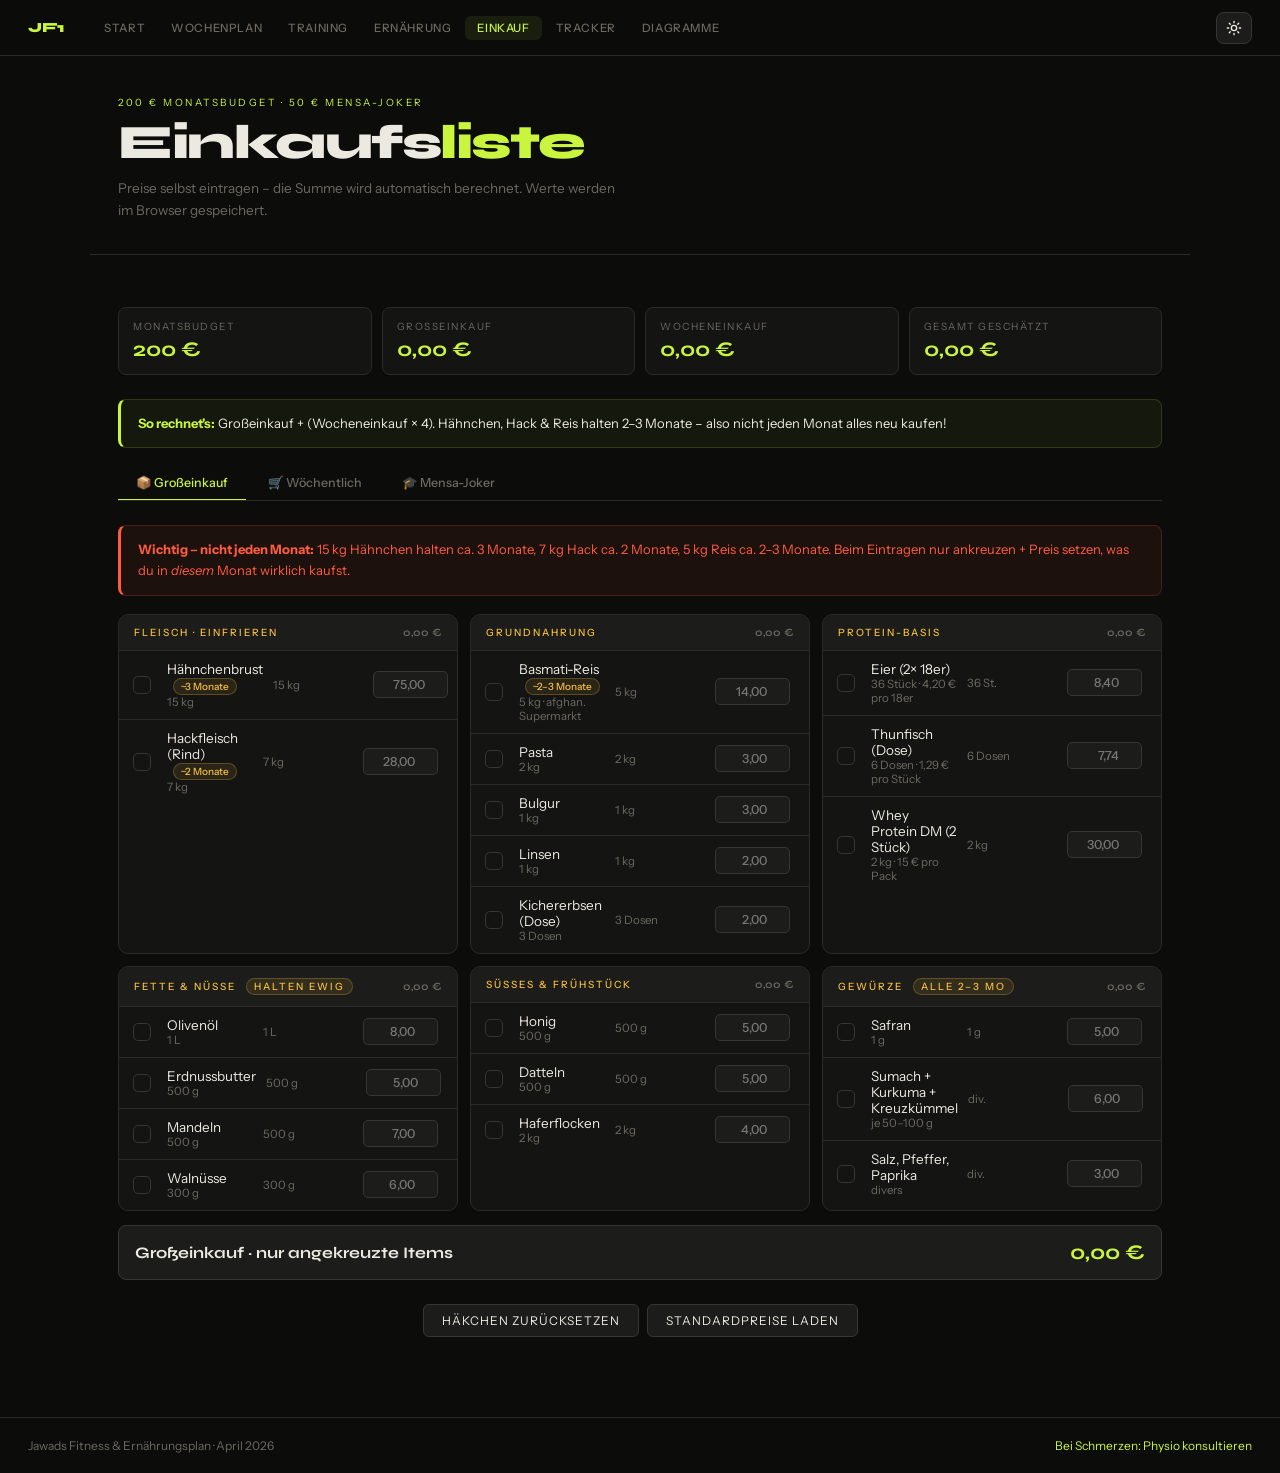
<file: pages/einkauf.html>
<!DOCTYPE html>
<html lang="de">
<head>
<meta charset="UTF-8">
<meta name="viewport" content="width=device-width,initial-scale=1">
<title>Einkaufsliste</title>
<link rel="stylesheet" href="../css/style.css">
<style>
.shop-row{display:grid;grid-template-columns:24px 1fr 90px 80px;gap:10px;padding:10px 14px;border-bottom:1px solid var(--border);align-items:center;}
.shop-row:last-child{border-bottom:none;}
.shop-check{width:18px;height:18px;border:1.5px solid var(--border2);border-radius:5px;flex-shrink:0;display:flex;align-items:center;justify-content:center;background:var(--surface);cursor:pointer;}
.shop-row.done .shop-check{background:var(--lime);border-color:var(--lime);}
.shop-row.done .shop-check::after{content:'✓';color:#000;font-weight:700;font-size:13px;}
.shop-row.done .shop-name{text-decoration:line-through;color:var(--muted);}
.shop-name{font-size:13.5px;cursor:pointer;}
.shop-amt{font-size:11.5px;color:var(--muted);}
.price-input{width:75px;background:var(--surface2);border:1px solid var(--border2);color:var(--lime);padding:5px 7px;border-radius:5px;font-family:inherit;font-size:12.5px;text-align:right;font-weight:500;}
.price-input:focus{outline:none;border-color:var(--lime);}
.budget-box{display:grid;grid-template-columns:repeat(auto-fit,minmax(140px,1fr));gap:10px;margin-bottom:24px;}
.b-card{background:var(--surface);border:1px solid var(--border);border-radius:8px;padding:12px 14px;}
.b-card .stat-lbl{font-size:10px;letter-spacing:1.5px;text-transform:uppercase;color:var(--muted);}
.b-card .stat-val{font-family:'Syne';font-weight:700;font-size:1.3rem;display:block;margin-top:4px;}
.b-card.green .stat-val{color:var(--lime);}
.b-card.amber .stat-val{color:var(--amber);}
.b-card.coral .stat-val{color:var(--coral);}
.tab-bar{flex-wrap:wrap;}
.total-row{margin-top:14px;padding:14px 16px;background:var(--surface2);border:1px solid var(--border2);border-radius:8px;display:flex;justify-content:space-between;align-items:center;}
.total-row .total-lbl{font-family:'Syne';font-weight:700;font-size:1rem;}
.total-row .total-val{font-family:'Syne';font-weight:700;font-size:1.3rem;color:var(--lime);}
.card-head .card-sub{font-family:'Syne';font-weight:600;}
.note-tag{display:inline-block;font-size:10px;background:rgba(245,191,62,0.1);color:var(--amber);border:1px solid rgba(245,191,62,0.25);padding:1px 7px;border-radius:10px;margin-left:6px;font-weight:500;}
@media(max-width:520px){
  .shop-row{grid-template-columns:24px 1fr 75px;}
  .shop-amt{display:none;}
}
</style>
</head>
<body>
<div class="page-wrap">
 
<div class="page-hero">
  <span class="page-hero-tag">200 € Monatsbudget · 50 € Mensa-Joker</span>
  <h1>Einkaufs<span>liste</span></h1>
  <p>Preise selbst eintragen – die Summe wird automatisch berechnet. Werte werden im Browser gespeichert.</p>
</div>
 
<div class="content">
 
<section class="section fade-in">
 
  <div class="budget-box">
    <div class="b-card green"><div class="stat-lbl">Monatsbudget</div><span class="stat-val">200 €</span></div>
    <div class="b-card"><div class="stat-lbl">Großeinkauf</div><span class="stat-val" id="sumMonth">0 €</span></div>
    <div class="b-card"><div class="stat-lbl">Wocheneinkauf</div><span class="stat-val" id="sumWeek">0 €</span></div>
    <div class="b-card amber" id="totalCard"><div class="stat-lbl">Gesamt geschätzt</div><span class="stat-val" id="sumTotal">0 €</span></div>
  </div>
 
  <div class="alert alert-info"><strong>So rechnet's:</strong> Großeinkauf + (Wocheneinkauf × 4). Hähnchen, Hack & Reis halten 2–3 Monate – also nicht jeden Monat alles neu kaufen!</div>
 
  <div class="tab-bar">
    <button class="tab-btn active" data-tab="month">📦 Großeinkauf</button>
    <button class="tab-btn" data-tab="weekly">🛒 Wöchentlich</button>
    <button class="tab-btn" data-tab="mensa">🎓 Mensa-Joker</button>
  </div>
 
  <!-- GROSSEINKAUF -->
  <div class="tab-pane active" id="month">
    <div class="alert alert-warn"><strong>Wichtig – nicht jeden Monat:</strong> 15 kg Hähnchen halten ca. 3 Monate, 7 kg Hack ca. 2 Monate, 5 kg Reis ca. 2–3 Monate. Beim Eintragen nur ankreuzen + Preis setzen, was du in <em>diesem</em> Monat wirklich kaufst.</div>
 
    <div class="grid-2">
 
      <div class="card">
        <div class="card-head"><span class="card-label">Fleisch · einfrieren</span><span class="card-sub" data-sum="meat">0 €</span></div>
        <div class="shop-row" data-cat="month" data-sumgrp="meat" data-id="m1">
          <div class="shop-check"></div>
          <div><div class="shop-name">Hähnchenbrust <span class="note-tag">~3 Monate</span></div><div class="shop-amt">15 kg</div></div>
          <div class="shop-amt">15 kg</div>
          <input type="number" step="0.01" class="price-input" placeholder="75,00" data-default="75">
        </div>
        <div class="shop-row" data-cat="month" data-sumgrp="meat" data-id="m2">
          <div class="shop-check"></div>
          <div><div class="shop-name">Hackfleisch (Rind) <span class="note-tag">~2 Monate</span></div><div class="shop-amt">7 kg</div></div>
          <div class="shop-amt">7 kg</div>
          <input type="number" step="0.01" class="price-input" placeholder="28,00" data-default="28">
        </div>
      </div>
 
      <div class="card">
        <div class="card-head"><span class="card-label">Grundnahrung</span><span class="card-sub" data-sum="basics">0 €</span></div>
        <div class="shop-row" data-cat="month" data-sumgrp="basics" data-id="m3">
          <div class="shop-check"></div>
          <div><div class="shop-name">Basmati-Reis <span class="note-tag">~2–3 Monate</span></div><div class="shop-amt">5 kg · afghan. Supermarkt</div></div>
          <div class="shop-amt">5 kg</div>
          <input type="number" step="0.01" class="price-input" placeholder="14,00" data-default="14">
        </div>
        <div class="shop-row" data-cat="month" data-sumgrp="basics" data-id="m4">
          <div class="shop-check"></div>
          <div><div class="shop-name">Pasta</div><div class="shop-amt">2 kg</div></div>
          <div class="shop-amt">2 kg</div>
          <input type="number" step="0.01" class="price-input" placeholder="3,00" data-default="3">
        </div>
        <div class="shop-row" data-cat="month" data-sumgrp="basics" data-id="m5">
          <div class="shop-check"></div>
          <div><div class="shop-name">Bulgur</div><div class="shop-amt">1 kg</div></div>
          <div class="shop-amt">1 kg</div>
          <input type="number" step="0.01" class="price-input" placeholder="3,00" data-default="3">
        </div>
        <div class="shop-row" data-cat="month" data-sumgrp="basics" data-id="m6">
          <div class="shop-check"></div>
          <div><div class="shop-name">Linsen</div><div class="shop-amt">1 kg</div></div>
          <div class="shop-amt">1 kg</div>
          <input type="number" step="0.01" class="price-input" placeholder="2,00" data-default="2">
        </div>
        <div class="shop-row" data-cat="month" data-sumgrp="basics" data-id="m7">
          <div class="shop-check"></div>
          <div><div class="shop-name">Kichererbsen (Dose)</div><div class="shop-amt">3 Dosen</div></div>
          <div class="shop-amt">3 Dosen</div>
          <input type="number" step="0.01" class="price-input" placeholder="2,00" data-default="2">
        </div>
      </div>
 
      <div class="card">
        <div class="card-head"><span class="card-label">Protein-Basis</span><span class="card-sub" data-sum="protein">0 €</span></div>
        <div class="shop-row" data-cat="month" data-sumgrp="protein" data-id="m8">
          <div class="shop-check"></div>
          <div><div class="shop-name">Eier (2× 18er)</div><div class="shop-amt">36 Stück · 4,20 € pro 18er</div></div>
          <div class="shop-amt">36 St.</div>
          <input type="number" step="0.01" class="price-input" placeholder="8,40" data-default="8.40">
        </div>
        <div class="shop-row" data-cat="month" data-sumgrp="protein" data-id="m9">
          <div class="shop-check"></div>
          <div><div class="shop-name">Thunfisch (Dose)</div><div class="shop-amt">6 Dosen · 1,29 € pro Stück</div></div>
          <div class="shop-amt">6 Dosen</div>
          <input type="number" step="0.01" class="price-input" placeholder="7,74" data-default="7.74">
        </div>
        <div class="shop-row" data-cat="month" data-sumgrp="protein" data-id="m10">
          <div class="shop-check"></div>
          <div><div class="shop-name">Whey Protein DM (2 Stück)</div><div class="shop-amt">2 kg · 15 € pro Pack</div></div>
          <div class="shop-amt">2 kg</div>
          <input type="number" step="0.01" class="price-input" placeholder="30,00" data-default="30">
        </div>
      </div>
 
      <div class="card">
        <div class="card-head"><span class="card-label">Fette & Nüsse <span class="note-tag">halten ewig</span></span><span class="card-sub" data-sum="fats">0 €</span></div>
        <div class="shop-row" data-cat="month" data-sumgrp="fats" data-id="m11">
          <div class="shop-check"></div>
          <div><div class="shop-name">Olivenöl</div><div class="shop-amt">1 L</div></div>
          <div class="shop-amt">1 L</div>
          <input type="number" step="0.01" class="price-input" placeholder="8,00" data-default="8">
        </div>
        <div class="shop-row" data-cat="month" data-sumgrp="fats" data-id="m12">
          <div class="shop-check"></div>
          <div><div class="shop-name">Erdnussbutter</div><div class="shop-amt">500 g</div></div>
          <div class="shop-amt">500 g</div>
          <input type="number" step="0.01" class="price-input" placeholder="5,00" data-default="5">
        </div>
        <div class="shop-row" data-cat="month" data-sumgrp="fats" data-id="m13">
          <div class="shop-check"></div>
          <div><div class="shop-name">Mandeln</div><div class="shop-amt">500 g</div></div>
          <div class="shop-amt">500 g</div>
          <input type="number" step="0.01" class="price-input" placeholder="7,00" data-default="7">
        </div>
        <div class="shop-row" data-cat="month" data-sumgrp="fats" data-id="m14">
          <div class="shop-check"></div>
          <div><div class="shop-name">Walnüsse</div><div class="shop-amt">300 g</div></div>
          <div class="shop-amt">300 g</div>
          <input type="number" step="0.01" class="price-input" placeholder="6,00" data-default="6">
        </div>
      </div>
 
      <div class="card">
        <div class="card-head"><span class="card-label">Süßes & Frühstück</span><span class="card-sub" data-sum="sweet">0 €</span></div>
        <div class="shop-row" data-cat="month" data-sumgrp="sweet" data-id="m15">
          <div class="shop-check"></div>
          <div><div class="shop-name">Honig</div><div class="shop-amt">500 g</div></div>
          <div class="shop-amt">500 g</div>
          <input type="number" step="0.01" class="price-input" placeholder="5,00" data-default="5">
        </div>
        <div class="shop-row" data-cat="month" data-sumgrp="sweet" data-id="m16">
          <div class="shop-check"></div>
          <div><div class="shop-name">Datteln</div><div class="shop-amt">500 g</div></div>
          <div class="shop-amt">500 g</div>
          <input type="number" step="0.01" class="price-input" placeholder="5,00" data-default="5">
        </div>
        <div class="shop-row" data-cat="month" data-sumgrp="sweet" data-id="m17">
          <div class="shop-check"></div>
          <div><div class="shop-name">Haferflocken</div><div class="shop-amt">2 kg</div></div>
          <div class="shop-amt">2 kg</div>
          <input type="number" step="0.01" class="price-input" placeholder="4,00" data-default="4">
        </div>
      </div>
 
      <div class="card">
        <div class="card-head"><span class="card-label">Gewürze <span class="note-tag">alle 2–3 Mo</span></span><span class="card-sub" data-sum="spices">0 €</span></div>
        <div class="shop-row" data-cat="month" data-sumgrp="spices" data-id="m18">
          <div class="shop-check"></div>
          <div><div class="shop-name">Safran</div><div class="shop-amt">1 g</div></div>
          <div class="shop-amt">1 g</div>
          <input type="number" step="0.01" class="price-input" placeholder="5,00" data-default="5">
        </div>
        <div class="shop-row" data-cat="month" data-sumgrp="spices" data-id="m19">
          <div class="shop-check"></div>
          <div><div class="shop-name">Sumach + Kurkuma + Kreuzkümmel</div><div class="shop-amt">je 50–100 g</div></div>
          <div class="shop-amt">div.</div>
          <input type="number" step="0.01" class="price-input" placeholder="6,00" data-default="6">
        </div>
        <div class="shop-row" data-cat="month" data-sumgrp="spices" data-id="m20">
          <div class="shop-check"></div>
          <div><div class="shop-name">Salz, Pfeffer, Paprika</div><div class="shop-amt">divers</div></div>
          <div class="shop-amt">div.</div>
          <input type="number" step="0.01" class="price-input" placeholder="3,00" data-default="3">
        </div>
      </div>
 
    </div>
 
    <div class="total-row">
      <span class="total-lbl">Großeinkauf · nur angekreuzte Items</span>
      <span class="total-val" id="totalMonth">0 €</span>
    </div>
  </div>
 
  <!-- WÖCHENTLICH -->
  <div class="tab-pane" id="weekly">
    <div class="alert alert-info"><strong>Jeden Sonntag:</strong> Frisches für die kommende Woche – passt zum Meal Prep. Häkchen + Preise gelten als Standard für jede Woche.</div>
 
    <div class="grid-2">
 
      <div class="card">
        <div class="card-head"><span class="card-label">Frisches Gemüse</span><span class="card-sub" data-sum="veg">0 €</span></div>
        <div class="shop-row" data-cat="week" data-sumgrp="veg" data-id="w1">
          <div class="shop-check"></div><div><div class="shop-name">Tomaten</div><div class="shop-amt">500 g</div></div>
          <div class="shop-amt">500 g</div>
          <input type="number" step="0.01" class="price-input" placeholder="1,50" data-default="1.50">
        </div>
        <div class="shop-row" data-cat="week" data-sumgrp="veg" data-id="w2">
          <div class="shop-check"></div><div><div class="shop-name">Gurke</div><div class="shop-amt">1 Stück</div></div>
          <div class="shop-amt">1 St.</div>
          <input type="number" step="0.01" class="price-input" placeholder="0,80" data-default="0.80">
        </div>
        <div class="shop-row" data-cat="week" data-sumgrp="veg" data-id="w3">
          <div class="shop-check"></div><div><div class="shop-name">Zwiebeln</div><div class="shop-amt">500 g</div></div>
          <div class="shop-amt">500 g</div>
          <input type="number" step="0.01" class="price-input" placeholder="0,70" data-default="0.70">
        </div>
        <div class="shop-row" data-cat="week" data-sumgrp="veg" data-id="w4">
          <div class="shop-check"></div><div><div class="shop-name">Knoblauch</div><div class="shop-amt">1 Knolle</div></div>
          <div class="shop-amt">1 Kn.</div>
          <input type="number" step="0.01" class="price-input" placeholder="0,50" data-default="0.50">
        </div>
        <div class="shop-row" data-cat="week" data-sumgrp="veg" data-id="w5">
          <div class="shop-check"></div><div><div class="shop-name">Salat / Spinat</div><div class="shop-amt">1 Stück</div></div>
          <div class="shop-amt">1 St.</div>
          <input type="number" step="0.01" class="price-input" placeholder="1,50" data-default="1.50">
        </div>
      </div>
 
      <div class="card">
        <div class="card-head"><span class="card-label">Obst</span><span class="card-sub" data-sum="fruit">0 €</span></div>
        <div class="shop-row" data-cat="week" data-sumgrp="fruit" data-id="w6">
          <div class="shop-check"></div><div><div class="shop-name">Bananen</div><div class="shop-amt">1 kg</div></div>
          <div class="shop-amt">1 kg</div>
          <input type="number" step="0.01" class="price-input" placeholder="1,50" data-default="1.50">
        </div>
        <div class="shop-row" data-cat="week" data-sumgrp="fruit" data-id="w7">
          <div class="shop-check"></div><div><div class="shop-name">Äpfel</div><div class="shop-amt">500 g</div></div>
          <div class="shop-amt">500 g</div>
          <input type="number" step="0.01" class="price-input" placeholder="1,20" data-default="1.20">
        </div>
        <div class="shop-row" data-cat="week" data-sumgrp="fruit" data-id="w8">
          <div class="shop-check"></div><div><div class="shop-name">Zitrone</div><div class="shop-amt">1 Stück</div></div>
          <div class="shop-amt">1 St.</div>
          <input type="number" step="0.01" class="price-input" placeholder="0,40" data-default="0.40">
        </div>
      </div>
 
      <div class="card">
        <div class="card-head"><span class="card-label">Milchprodukte</span><span class="card-sub" data-sum="dairy">0 €</span></div>
        <div class="shop-row" data-cat="week" data-sumgrp="dairy" data-id="w9">
          <div class="shop-check"></div><div><div class="shop-name">Skyr / Magerquark</div><div class="shop-amt">500 g</div></div>
          <div class="shop-amt">500 g</div>
          <input type="number" step="0.01" class="price-input" placeholder="2,00" data-default="2">
        </div>
        <div class="shop-row" data-cat="week" data-sumgrp="dairy" data-id="w10">
          <div class="shop-check"></div><div><div class="shop-name">Hafermilch</div><div class="shop-amt">1 L</div></div>
          <div class="shop-amt">1 L</div>
          <input type="number" step="0.01" class="price-input" placeholder="1,30" data-default="1.30">
        </div>
      </div>
 
      <div class="card">
        <div class="card-head"><span class="card-label">Brot</span><span class="card-sub" data-sum="bread">0 €</span></div>
        <div class="shop-row" data-cat="week" data-sumgrp="bread" data-id="w11">
          <div class="shop-check"></div><div><div class="shop-name">Vollkornbrot / Fladenbrot</div><div class="shop-amt">1 Stück</div></div>
          <div class="shop-amt">1 St.</div>
          <input type="number" step="0.01" class="price-input" placeholder="2,00" data-default="2">
        </div>
      </div>
 
    </div>
 
    <div class="total-row">
      <span class="total-lbl">Wocheneinkauf · 1 Woche</span>
      <span class="total-val" id="totalWeek">0 €</span>
    </div>
    <div style="margin-top:8px;text-align:right;font-size:12px;color:var(--muted);">× 4 Wochen = <span id="totalWeekMonth" style="color:var(--lime);">0 €</span> pro Monat</div>
  </div>
 
  <!-- MENSA -->
  <div class="tab-pane" id="mensa">
    <div class="alert alert-info"><strong>Mensa-Joker:</strong> 50 € pro Monat auf die Mensakarte. Reicht für ca. 12–15 Mahlzeiten.</div>
    <div class="card">
      <div class="card-head"><span class="card-label">Mensa-Strategie</span><span class="card-sub">50 € / Monat</span></div>
      <div style="padding:16px 18px;font-size:13.5px;line-height:1.7;">
        <strong style="color:var(--lime);">Was sich lohnt:</strong>
        <ul style="margin:6px 0 14px 18px;color:var(--muted);">
          <li>Hauptgericht mit Hähnchen oder Fisch (~3–4 €)</li>
          <li>Reis, Nudeln, Gemüse als Beilage</li>
          <li>Salatbar wenn vorhanden</li>
        </ul>
        <strong style="color:var(--amber);">Selbst mitbringen:</strong>
        <ul style="margin:6px 0 14px 18px;color:var(--muted);">
          <li>Snacks (Banane, Mandeln, Datteln)</li>
          <li>Skyr-Becher mit Honig</li>
          <li>Eigenes Wasser / Tee</li>
        </ul>
        <strong style="color:var(--lime);">Spar-Tipp:</strong>
        <div style="margin-top:6px;color:var(--muted);">Lange Uni-Tage = Mensa, kurze Tage = Meal-Prep-Box mitbringen.</div>
      </div>
    </div>
  </div>
 
  <div style="margin-top:24px;text-align:center;display:flex;gap:8px;justify-content:center;flex-wrap:wrap;">
    <button onclick="resetCheck()" style="background:var(--surface2);border:1px solid var(--border2);color:var(--text);padding:8px 18px;border-radius:6px;cursor:pointer;font-family:inherit;font-size:12px;letter-spacing:1px;text-transform:uppercase;">Häkchen zurücksetzen</button>
    <button onclick="loadDefaults()" style="background:var(--surface2);border:1px solid var(--border2);color:var(--text);padding:8px 18px;border-radius:6px;cursor:pointer;font-family:inherit;font-size:12px;letter-spacing:1px;text-transform:uppercase;">Standardpreise laden</button>
  </div>
</section>
 
</div>
</div>
 
<script src="../js/shared.js"></script>
<script>
injectNav();injectFooter();initFadeIn();initTabs('.tab-bar','.tab-pane');
 
const SHOP_KEY='jawad_shop_v3';
function load(){try{return JSON.parse(localStorage.getItem(SHOP_KEY))||{}}catch{return{}}}
function save(s){localStorage.setItem(SHOP_KEY,JSON.stringify(s));}
 
const state = load();
const rows = document.querySelectorAll('.shop-row');
 
// Init
rows.forEach(row=>{
  const id = row.dataset.id;
  const input = row.querySelector('.price-input');
  if(state[id]){
    if(state[id].checked) row.classList.add('done');
    if(state[id].price!=null) input.value = state[id].price;
  }
 
  const check = row.querySelector('.shop-check');
  const name = row.querySelector('.shop-name');
  [check,name].forEach(el=>el.addEventListener('click',()=>{
    row.classList.toggle('done');
    state[id] = state[id]||{};
    state[id].checked = row.classList.contains('done');
    save(state);
    recalc();
  }));
 
  input.addEventListener('input',()=>{
    state[id] = state[id]||{};
    state[id].price = input.value;
    save(state);
    recalc();
  });
});
 
function fmt(n){return n.toFixed(2).replace('.',',') + ' €';}
 
function recalc(){
  const grpSums = {};
  let monthSum=0, weekSum=0;
  rows.forEach(row=>{
    if(!row.classList.contains('done')) return;
    const input = row.querySelector('.price-input');
    const v = parseFloat(input.value)||0;
    if(!v) return;
    const grp = row.dataset.sumgrp;
    grpSums[grp] = (grpSums[grp]||0) + v;
    if(row.dataset.cat==='month') monthSum+=v;
    else weekSum+=v;
  });
 
  document.querySelectorAll('[data-sum]').forEach(el=>{
    const g = el.dataset.sum;
    el.textContent = fmt(grpSums[g]||0);
  });
 
  document.getElementById('totalMonth').textContent = fmt(monthSum);
  document.getElementById('totalWeek').textContent = fmt(weekSum);
  document.getElementById('totalWeekMonth').textContent = fmt(weekSum*4);
  document.getElementById('sumMonth').textContent = fmt(monthSum);
  document.getElementById('sumWeek').textContent = fmt(weekSum);
 
  const total = monthSum + weekSum*4;
  document.getElementById('sumTotal').textContent = fmt(total);
 
  // Color hint
  const card = document.getElementById('totalCard');
  card.classList.remove('green','amber','coral');
  if(total<=200) card.classList.add('green');
  else if(total<=220) card.classList.add('amber');
  else card.classList.add('coral');
}
 
function resetCheck(){
  if(!confirm('Alle Häkchen entfernen?')) return;
  rows.forEach(r=>{r.classList.remove('done');const id=r.dataset.id;if(state[id])state[id].checked=false;});
  save(state); recalc();
}
 
function loadDefaults(){
  if(!confirm('Standardpreise in alle Felder einsetzen?')) return;
  rows.forEach(row=>{
    const input = row.querySelector('.price-input');
    const def = input.dataset.default;
    if(def){input.value=def;const id=row.dataset.id;state[id]=state[id]||{};state[id].price=def;}
  });
  save(state); recalc();
}
 
recalc();
</script>
</body>
</html>
</file>
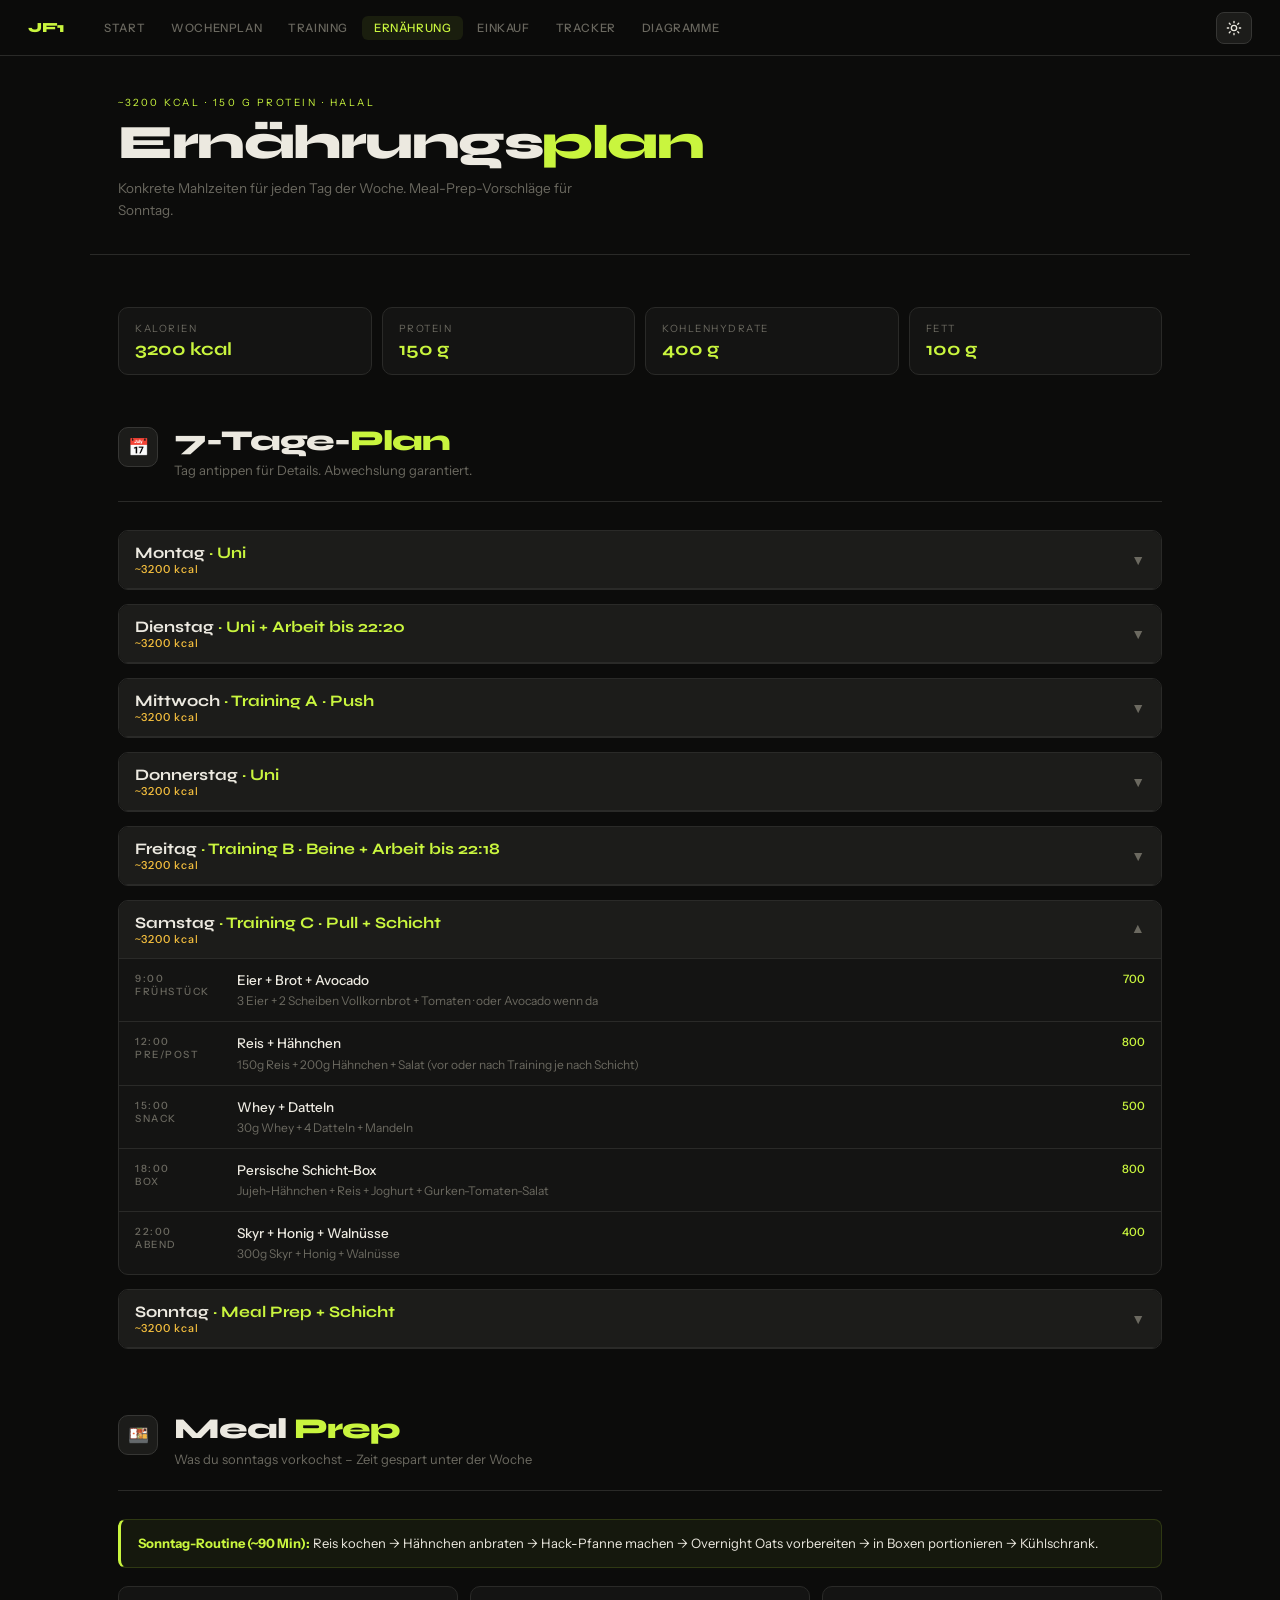
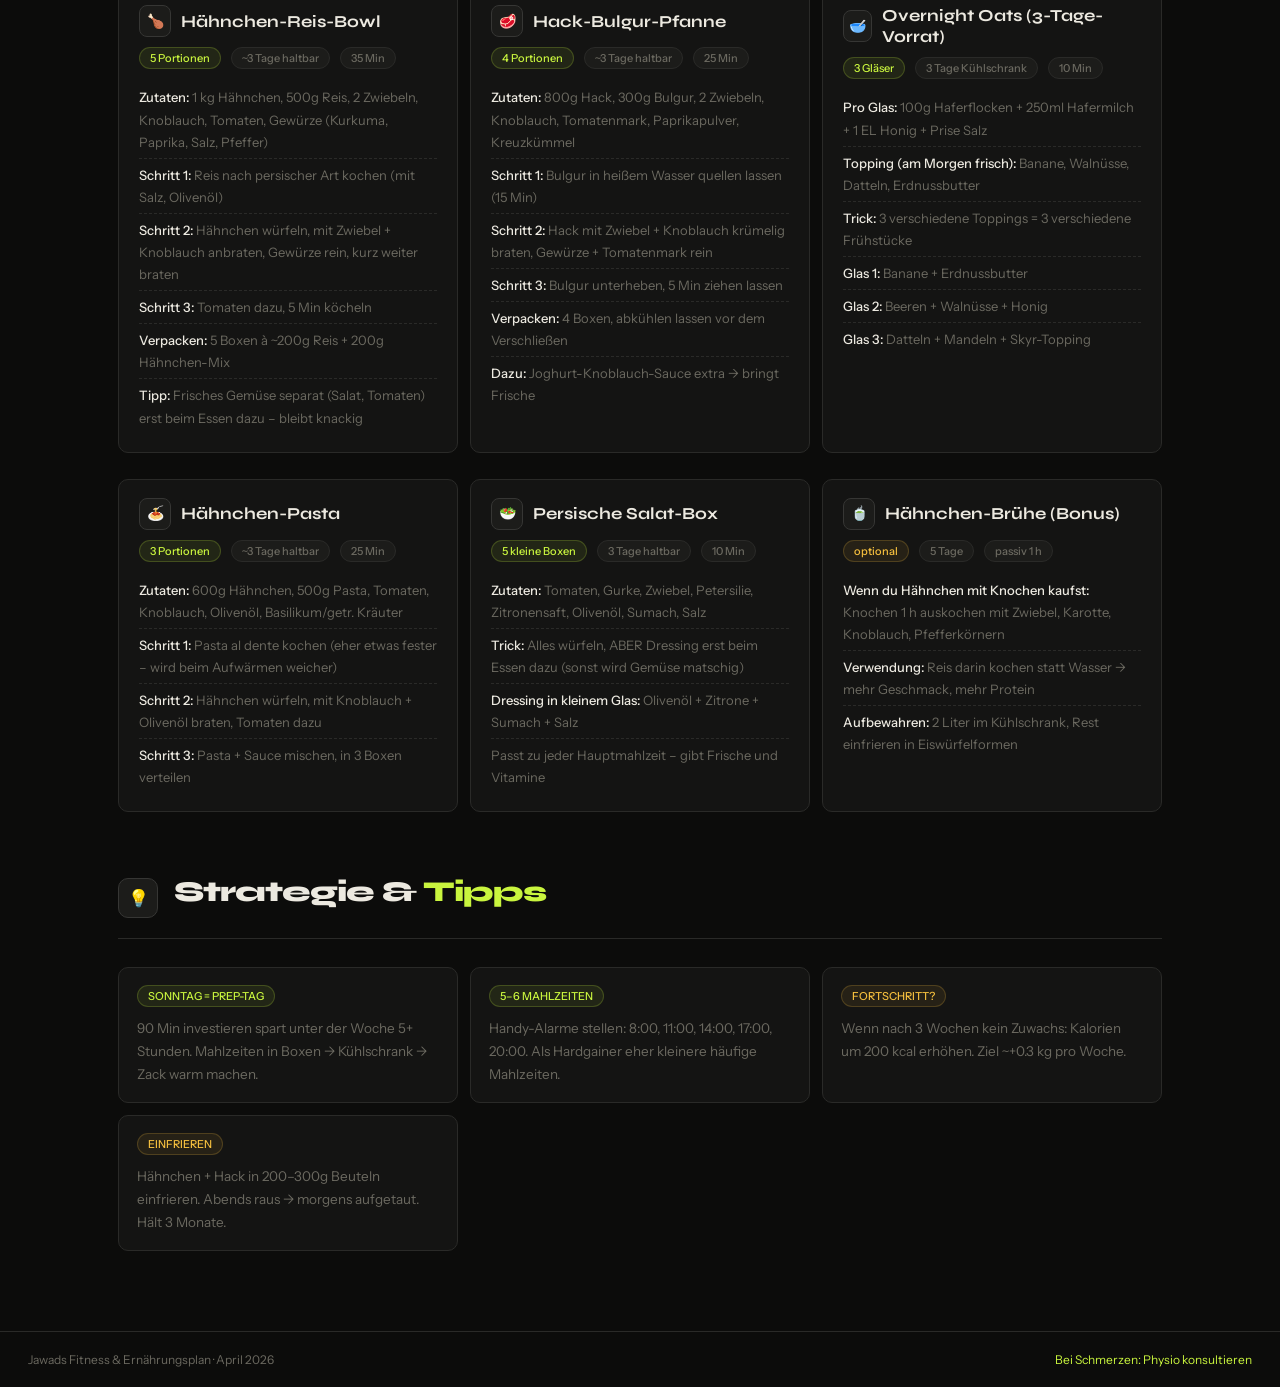
<file: pages/ernaehrung.html>
<!DOCTYPE html>
<html lang="de">
<head>
<meta charset="UTF-8">
<meta name="viewport" content="width=device-width,initial-scale=1">
<title>Ernährung</title>
<link rel="stylesheet" href="../css/style.css">
<style>
.day-card{background:var(--surface);border:1px solid var(--border);border-radius:10px;margin-bottom:14px;overflow:hidden;}
.day-head{padding:12px 16px;background:var(--surface2);border-bottom:1px solid var(--border);display:flex;justify-content:space-between;align-items:center;cursor:pointer;}
.day-head:hover{background:var(--surface3);}
.day-name{font-family:'Syne';font-weight:700;font-size:1rem;}
.day-name span{color:var(--lime);}
.day-kcal{font-size:11px;color:var(--amber);font-weight:500;letter-spacing:1px;}
.day-body{display:none;}
.day-card.open .day-body{display:block;}
.day-card.open .day-toggle{transform:rotate(180deg);}
.day-toggle{transition:transform .2s;color:var(--muted);font-size:14px;}
.meal-row{display:grid;grid-template-columns:90px 1fr 70px;gap:12px;padding:11px 16px;border-bottom:1px solid var(--border);align-items:start;}
.meal-row:last-child{border-bottom:none;}
.meal-time{font-size:10px;letter-spacing:1.5px;text-transform:uppercase;color:var(--muted);font-weight:500;padding-top:2px;}
.meal-name{font-size:13.5px;line-height:1.5;}
.meal-name strong{color:var(--text);font-weight:500;}
.meal-name .meal-desc{display:block;color:var(--muted);font-size:12px;margin-top:2px;}
.meal-kcal{font-size:11.5px;color:var(--lime);font-weight:500;text-align:right;padding-top:2px;}
.prep-card{background:var(--surface);border:1px solid var(--border);border-radius:10px;padding:18px 20px;margin-bottom:14px;}
.prep-title{font-family:'Syne';font-weight:700;font-size:1.05rem;margin-bottom:10px;display:flex;align-items:center;gap:10px;}
.prep-icon{width:32px;height:32px;background:var(--surface2);border:1px solid var(--border2);border-radius:8px;display:flex;align-items:center;justify-content:center;font-size:14px;}
.prep-meta{display:flex;gap:10px;flex-wrap:wrap;margin-bottom:12px;}
.prep-list{list-style:none;font-size:13px;line-height:1.7;color:var(--muted);}
.prep-list li{padding:5px 0;border-bottom:1px dashed var(--border);}
.prep-list li:last-child{border-bottom:none;}
.prep-list strong{color:var(--text);font-weight:500;}
@media(max-width:520px){
  .meal-row{grid-template-columns:60px 1fr 55px;gap:8px;}
}
</style>
</head>
<body>
<div class="page-wrap">
 
<div class="page-hero">
  <span class="page-hero-tag">~3200 kcal · 150 g Protein · halal</span>
  <h1>Ernährungs<span>plan</span></h1>
  <p>Konkrete Mahlzeiten für jeden Tag der Woche. Meal-Prep-Vorschläge für Sonntag.</p>
</div>
 
<div class="content">
 
<section class="section fade-in">
  <div class="grid-4">
    <div class="card" style="padding:14px 16px"><div class="stat-lbl">Kalorien</div><div class="stat-val">3200 kcal</div></div>
    <div class="card" style="padding:14px 16px"><div class="stat-lbl">Protein</div><div class="stat-val">150 g</div></div>
    <div class="card" style="padding:14px 16px"><div class="stat-lbl">Kohlenhydrate</div><div class="stat-val">400 g</div></div>
    <div class="card" style="padding:14px 16px"><div class="stat-lbl">Fett</div><div class="stat-val">100 g</div></div>
  </div>
</section>
 
<section class="section fade-in">
  <div class="section-head">
    <div class="section-icon">📅</div>
    <div><div class="section-title">7-Tage-<span>Plan</span></div><div class="section-desc">Tag antippen für Details. Abwechslung garantiert.</div></div>
  </div>
 
  <!-- MO -->
  <div class="day-card">
    <div class="day-head" onclick="this.parentElement.classList.toggle('open')">
      <div><div class="day-name">Montag <span>· Uni</span></div><div class="day-kcal">~3200 kcal</div></div>
      <div class="day-toggle">▼</div>
    </div>
    <div class="day-body">
      <div class="meal-row"><div class="meal-time">8:00<br>Frühstück</div><div class="meal-name"><strong>Overnight Oats</strong><span class="meal-desc">100g Haferflocken + 250ml Hafermilch + Banane + 1 EL Erdnussbutter + Honig + Walnüsse</span></div><div class="meal-kcal">650</div></div>
      <div class="meal-row"><div class="meal-time">11:00<br>Snack</div><div class="meal-name"><strong>Skyr + Datteln</strong><span class="meal-desc">500g Skyr + 4 Datteln + Honig + Mandeln</span></div><div class="meal-kcal">500</div></div>
      <div class="meal-row"><div class="meal-time">14:00<br>Mittag</div><div class="meal-name"><strong>Mensa oder Meal-Prep</strong><span class="meal-desc">Wenn Mensa: Hauptgericht mit Reis · Wenn Meal-Prep: Hähnchen-Reis-Bowl mit Gemüse</span></div><div class="meal-kcal">800</div></div>
      <div class="meal-row"><div class="meal-time">17:00<br>Snack</div><div class="meal-name"><strong>Whey-Shake + Banane</strong><span class="meal-desc">30g Whey + 250ml Hafermilch + 1 Banane + 2 EL Erdnussbutter</span></div><div class="meal-kcal">450</div></div>
      <div class="meal-row"><div class="meal-time">20:00<br>Abend</div><div class="meal-name"><strong>Hackfleisch-Reis</strong><span class="meal-desc">200g Hack + 100g Reis + Tomaten + Zwiebel + Joghurt</span></div><div class="meal-kcal">800</div></div>
    </div>
  </div>
 
  <!-- DI -->
  <div class="day-card">
    <div class="day-head" onclick="this.parentElement.classList.toggle('open')">
      <div><div class="day-name">Dienstag <span>· Uni + Arbeit bis 22:20</span></div><div class="day-kcal">~3200 kcal</div></div>
      <div class="day-toggle">▼</div>
    </div>
    <div class="day-body">
      <div class="meal-row"><div class="meal-time">8:00<br>Frühstück</div><div class="meal-name"><strong>3 Eier + Brot</strong><span class="meal-desc">3 Eier mit Spinat + 2 Scheiben Vollkornbrot + 1 EL Erdnussbutter</span></div><div class="meal-kcal">700</div></div>
      <div class="meal-row"><div class="meal-time">11:00<br>Snack</div><div class="meal-name"><strong>Banane + Mandeln</strong><span class="meal-desc">2 Bananen + 30g Mandeln</span></div><div class="meal-kcal">400</div></div>
      <div class="meal-row"><div class="meal-time">14:00<br>Mittag</div><div class="meal-name"><strong>Mensa</strong><span class="meal-desc">Großes Mensa-Gericht mit Beilage. Lange Tage = warm essen.</span></div><div class="meal-kcal">800</div></div>
      <div class="meal-row"><div class="meal-time">17:00<br>Box</div><div class="meal-name"><strong>Meal-Prep-Box (mitnehmen)</strong><span class="meal-desc">Hähnchen-Reis-Bowl aus dem Sonntag-Prep für Arbeit</span></div><div class="meal-kcal">800</div></div>
      <div class="meal-row"><div class="meal-time">22:30<br>Abend</div><div class="meal-name"><strong>Schneller Snack zuhause</strong><span class="meal-desc">2 Scheiben Brot + Thunfisch + Skyr</span></div><div class="meal-kcal">500</div></div>
    </div>
  </div>
 
  <!-- MI -->
  <div class="day-card">
    <div class="day-head" onclick="this.parentElement.classList.toggle('open')">
      <div><div class="day-name">Mittwoch <span>· Training A · Push</span></div><div class="day-kcal">~3200 kcal</div></div>
      <div class="day-toggle">▼</div>
    </div>
    <div class="day-body">
      <div class="meal-row"><div class="meal-time">8:00<br>Frühstück</div><div class="meal-name"><strong>Skyr-Müsli-Bowl</strong><span class="meal-desc">500g Skyr + 80g Haferflocken + Banane + Honig + Walnüsse</span></div><div class="meal-kcal">700</div></div>
      <div class="meal-row"><div class="meal-time">11:00<br>Snack</div><div class="meal-name"><strong>Brot + Hummus</strong><span class="meal-desc">2 Scheiben Vollkornbrot + Hummus + Apfel</span></div><div class="meal-kcal">450</div></div>
      <div class="meal-row"><div class="meal-time">16:00<br>Pre-Workout</div><div class="meal-name"><strong>Reis + Hähnchen (klein)</strong><span class="meal-desc">100g Reis + 150g Hähnchen, ca. 90 Min vor dem Training</span></div><div class="meal-kcal">600</div></div>
      <div class="meal-row"><div class="meal-time">20:00<br>Post-Workout</div><div class="meal-name"><strong>Whey + Hähnchen-Reis groß</strong><span class="meal-desc">30g Whey direkt nach dem Training. Danach: 200g Hähnchen + 150g Reis + Gemüse</span></div><div class="meal-kcal">950</div></div>
      <div class="meal-row"><div class="meal-time">22:00<br>Snack</div><div class="meal-name"><strong>Skyr + Datteln</strong><span class="meal-desc">200g Skyr + 3 Datteln</span></div><div class="meal-kcal">300</div></div>
    </div>
  </div>
 
  <!-- DO -->
  <div class="day-card">
    <div class="day-head" onclick="this.parentElement.classList.toggle('open')">
      <div><div class="day-name">Donnerstag <span>· Uni</span></div><div class="day-kcal">~3200 kcal</div></div>
      <div class="day-toggle">▼</div>
    </div>
    <div class="day-body">
      <div class="meal-row"><div class="meal-time">8:00<br>Frühstück</div><div class="meal-name"><strong>Overnight Oats Variante</strong><span class="meal-desc">100g Haferflocken + Hafermilch + Skyr + Beeren + Honig + Mandeln</span></div><div class="meal-kcal">650</div></div>
      <div class="meal-row"><div class="meal-time">11:00<br>Snack</div><div class="meal-name"><strong>Whey-Shake + Apfel</strong><span class="meal-desc">30g Whey + 250ml Hafermilch + 1 Apfel</span></div><div class="meal-kcal">350</div></div>
      <div class="meal-row"><div class="meal-time">14:00<br>Mittag</div><div class="meal-name"><strong>Mensa oder Meal-Prep</strong><span class="meal-desc">Hähnchen-Reis-Bowl wenn nicht in Uni gegessen</span></div><div class="meal-kcal">800</div></div>
      <div class="meal-row"><div class="meal-time">17:00<br>Snack</div><div class="meal-name"><strong>Brot + Käse + Datteln</strong><span class="meal-desc">2 Scheiben Vollkornbrot + Feta + 3 Datteln</span></div><div class="meal-kcal">500</div></div>
      <div class="meal-row"><div class="meal-time">20:00<br>Abend</div><div class="meal-name"><strong>Linsen-Eintopf</strong><span class="meal-desc">200g Linsen + Tomaten + Zwiebel + Knoblauch + Olivenöl + Fladenbrot</span></div><div class="meal-kcal">900</div></div>
    </div>
  </div>
 
  <!-- FR -->
  <div class="day-card">
    <div class="day-head" onclick="this.parentElement.classList.toggle('open')">
      <div><div class="day-name">Freitag <span>· Training B · Beine + Arbeit bis 22:18</span></div><div class="day-kcal">~3200 kcal</div></div>
      <div class="day-toggle">▼</div>
    </div>
    <div class="day-body">
      <div class="meal-row"><div class="meal-time">7:30<br>Pre-Workout</div><div class="meal-name"><strong>Banane + Honig</strong><span class="meal-desc">1 Banane + 1 EL Honig vor dem Training (leicht)</span></div><div class="meal-kcal">200</div></div>
      <div class="meal-row"><div class="meal-time">11:30<br>Post-Workout</div><div class="meal-name"><strong>Großes Frühstück</strong><span class="meal-desc">Whey + 3 Eier + 100g Haferflocken + Banane + Erdnussbutter</span></div><div class="meal-kcal">1000</div></div>
      <div class="meal-row"><div class="meal-time">14:00<br>Mittag</div><div class="meal-name"><strong>Hähnchen-Pasta</strong><span class="meal-desc">150g Pasta + 200g Hähnchen + Tomatensauce + Olivenöl</span></div><div class="meal-kcal">800</div></div>
      <div class="meal-row"><div class="meal-time">17:00<br>Box für Arbeit</div><div class="meal-name"><strong>Meal-Prep-Box</strong><span class="meal-desc">Bulgur-Hack-Pfanne + Joghurt</span></div><div class="meal-kcal">700</div></div>
      <div class="meal-row"><div class="meal-time">22:30<br>Snack</div><div class="meal-name"><strong>Skyr + Mandeln</strong><span class="meal-desc">200g Skyr + 30g Mandeln + Honig</span></div><div class="meal-kcal">500</div></div>
    </div>
  </div>
 
  <!-- SA -->
  <div class="day-card">
    <div class="day-head" onclick="this.parentElement.classList.toggle('open')">
      <div><div class="day-name">Samstag <span>· Training C · Pull + Schicht</span></div><div class="day-kcal">~3200 kcal</div></div>
      <div class="day-toggle">▼</div>
    </div>
    <div class="day-body">
      <div class="meal-row"><div class="meal-time">9:00<br>Frühstück</div><div class="meal-name"><strong>Eier + Brot + Avocado</strong><span class="meal-desc">3 Eier + 2 Scheiben Vollkornbrot + Tomaten · oder Avocado wenn da</span></div><div class="meal-kcal">700</div></div>
      <div class="meal-row"><div class="meal-time">12:00<br>Pre/Post</div><div class="meal-name"><strong>Reis + Hähnchen</strong><span class="meal-desc">150g Reis + 200g Hähnchen + Salat (vor oder nach Training je nach Schicht)</span></div><div class="meal-kcal">800</div></div>
      <div class="meal-row"><div class="meal-time">15:00<br>Snack</div><div class="meal-name"><strong>Whey + Datteln</strong><span class="meal-desc">30g Whey + 4 Datteln + Mandeln</span></div><div class="meal-kcal">500</div></div>
      <div class="meal-row"><div class="meal-time">18:00<br>Box</div><div class="meal-name"><strong>Persische Schicht-Box</strong><span class="meal-desc">Jujeh-Hähnchen + Reis + Joghurt + Gurken-Tomaten-Salat</span></div><div class="meal-kcal">800</div></div>
      <div class="meal-row"><div class="meal-time">22:00<br>Abend</div><div class="meal-name"><strong>Skyr + Honig + Walnüsse</strong><span class="meal-desc">300g Skyr + Honig + Walnüsse</span></div><div class="meal-kcal">400</div></div>
    </div>
  </div>
 
  <!-- SO -->
  <div class="day-card">
    <div class="day-head" onclick="this.parentElement.classList.toggle('open')">
      <div><div class="day-name">Sonntag <span>· Meal Prep + Schicht</span></div><div class="day-kcal">~3200 kcal</div></div>
      <div class="day-toggle">▼</div>
    </div>
    <div class="day-body">
      <div class="meal-row"><div class="meal-time">9:00<br>Frühstück</div><div class="meal-name"><strong>Skyr-Bowl deluxe</strong><span class="meal-desc">500g Skyr + 80g Haferflocken + Banane + Datteln + Walnüsse + Honig</span></div><div class="meal-kcal">800</div></div>
      <div class="meal-row"><div class="meal-time">12:00<br>Mittag</div><div class="meal-name"><strong>Meal-Prep verkosten</strong><span class="meal-desc">Eine frisch gekochte Portion vom Meal Prep direkt essen</span></div><div class="meal-kcal">800</div></div>
      <div class="meal-row"><div class="meal-time">15:00<br>Snack</div><div class="meal-name"><strong>Brot + Thunfisch</strong><span class="meal-desc">2 Scheiben Brot + 1 Dose Thunfisch + Olivenöl + Zitrone + Tomate</span></div><div class="meal-kcal">500</div></div>
      <div class="meal-row"><div class="meal-time">18:00<br>Schicht-Box</div><div class="meal-name"><strong>Pasta-Box</strong><span class="meal-desc">Hähnchen-Pasta in Box mitnehmen</span></div><div class="meal-kcal">700</div></div>
      <div class="meal-row"><div class="meal-time">22:00<br>Snack</div><div class="meal-name"><strong>Whey + Banane</strong><span class="meal-desc">30g Whey + 1 Banane + Erdnussbutter</span></div><div class="meal-kcal">400</div></div>
    </div>
  </div>
</section>
 
<section class="section fade-in">
  <div class="section-head">
    <div class="section-icon">🍱</div>
    <div><div class="section-title">Meal <span>Prep</span></div><div class="section-desc">Was du sonntags vorkochst – Zeit gespart unter der Woche</div></div>
  </div>
 
  <div class="alert alert-info"><strong>Sonntag-Routine (~90 Min):</strong> Reis kochen → Hähnchen anbraten → Hack-Pfanne machen → Overnight Oats vorbereiten → in Boxen portionieren → Kühlschrank.</div>
 
  <div class="grid-2">
 
    <div class="prep-card">
      <div class="prep-title"><span class="prep-icon">🍗</span> Hähnchen-Reis-Bowl</div>
      <div class="prep-meta"><span class="chip chip-lime">5 Portionen</span><span class="chip">~3 Tage haltbar</span><span class="chip">35 Min</span></div>
      <ul class="prep-list">
        <li><strong>Zutaten:</strong> 1 kg Hähnchen, 500g Reis, 2 Zwiebeln, Knoblauch, Tomaten, Gewürze (Kurkuma, Paprika, Salz, Pfeffer)</li>
        <li><strong>Schritt 1:</strong> Reis nach persischer Art kochen (mit Salz, Olivenöl)</li>
        <li><strong>Schritt 2:</strong> Hähnchen würfeln, mit Zwiebel + Knoblauch anbraten, Gewürze rein, kurz weiter braten</li>
        <li><strong>Schritt 3:</strong> Tomaten dazu, 5 Min köcheln</li>
        <li><strong>Verpacken:</strong> 5 Boxen à ~200g Reis + 200g Hähnchen-Mix</li>
        <li><strong>Tipp:</strong> Frisches Gemüse separat (Salat, Tomaten) erst beim Essen dazu – bleibt knackig</li>
      </ul>
    </div>
 
    <div class="prep-card">
      <div class="prep-title"><span class="prep-icon">🥩</span> Hack-Bulgur-Pfanne</div>
      <div class="prep-meta"><span class="chip chip-lime">4 Portionen</span><span class="chip">~3 Tage haltbar</span><span class="chip">25 Min</span></div>
      <ul class="prep-list">
        <li><strong>Zutaten:</strong> 800g Hack, 300g Bulgur, 2 Zwiebeln, Knoblauch, Tomatenmark, Paprikapulver, Kreuzkümmel</li>
        <li><strong>Schritt 1:</strong> Bulgur in heißem Wasser quellen lassen (15 Min)</li>
        <li><strong>Schritt 2:</strong> Hack mit Zwiebel + Knoblauch krümelig braten, Gewürze + Tomatenmark rein</li>
        <li><strong>Schritt 3:</strong> Bulgur unterheben, 5 Min ziehen lassen</li>
        <li><strong>Verpacken:</strong> 4 Boxen, abkühlen lassen vor dem Verschließen</li>
        <li><strong>Dazu:</strong> Joghurt-Knoblauch-Sauce extra → bringt Frische</li>
      </ul>
    </div>
 
    <div class="prep-card">
      <div class="prep-title"><span class="prep-icon">🥣</span> Overnight Oats (3-Tage-Vorrat)</div>
      <div class="prep-meta"><span class="chip chip-lime">3 Gläser</span><span class="chip">3 Tage Kühlschrank</span><span class="chip">10 Min</span></div>
      <ul class="prep-list">
        <li><strong>Pro Glas:</strong> 100g Haferflocken + 250ml Hafermilch + 1 EL Honig + Prise Salz</li>
        <li><strong>Topping (am Morgen frisch):</strong> Banane, Walnüsse, Datteln, Erdnussbutter</li>
        <li><strong>Trick:</strong> 3 verschiedene Toppings = 3 verschiedene Frühstücke</li>
        <li><strong>Glas 1:</strong> Banane + Erdnussbutter</li>
        <li><strong>Glas 2:</strong> Beeren + Walnüsse + Honig</li>
        <li><strong>Glas 3:</strong> Datteln + Mandeln + Skyr-Topping</li>
      </ul>
    </div>
 
    <div class="prep-card">
      <div class="prep-title"><span class="prep-icon">🍝</span> Hähnchen-Pasta</div>
      <div class="prep-meta"><span class="chip chip-lime">3 Portionen</span><span class="chip">~3 Tage haltbar</span><span class="chip">25 Min</span></div>
      <ul class="prep-list">
        <li><strong>Zutaten:</strong> 600g Hähnchen, 500g Pasta, Tomaten, Knoblauch, Olivenöl, Basilikum/getr. Kräuter</li>
        <li><strong>Schritt 1:</strong> Pasta al dente kochen (eher etwas fester – wird beim Aufwärmen weicher)</li>
        <li><strong>Schritt 2:</strong> Hähnchen würfeln, mit Knoblauch + Olivenöl braten, Tomaten dazu</li>
        <li><strong>Schritt 3:</strong> Pasta + Sauce mischen, in 3 Boxen verteilen</li>
      </ul>
    </div>
 
    <div class="prep-card">
      <div class="prep-title"><span class="prep-icon">🥗</span> Persische Salat-Box</div>
      <div class="prep-meta"><span class="chip chip-lime">5 kleine Boxen</span><span class="chip">3 Tage haltbar</span><span class="chip">10 Min</span></div>
      <ul class="prep-list">
        <li><strong>Zutaten:</strong> Tomaten, Gurke, Zwiebel, Petersilie, Zitronensaft, Olivenöl, Sumach, Salz</li>
        <li><strong>Trick:</strong> Alles würfeln, ABER Dressing erst beim Essen dazu (sonst wird Gemüse matschig)</li>
        <li><strong>Dressing in kleinem Glas:</strong> Olivenöl + Zitrone + Sumach + Salz</li>
        <li>Passt zu jeder Hauptmahlzeit – gibt Frische und Vitamine</li>
      </ul>
    </div>
 
    <div class="prep-card">
      <div class="prep-title"><span class="prep-icon">🍵</span> Hähnchen-Brühe (Bonus)</div>
      <div class="prep-meta"><span class="chip chip-amber">optional</span><span class="chip">5 Tage</span><span class="chip">passiv 1 h</span></div>
      <ul class="prep-list">
        <li><strong>Wenn du Hähnchen mit Knochen kaufst:</strong> Knochen 1 h auskochen mit Zwiebel, Karotte, Knoblauch, Pfefferkörnern</li>
        <li><strong>Verwendung:</strong> Reis darin kochen statt Wasser → mehr Geschmack, mehr Protein</li>
        <li><strong>Aufbewahren:</strong> 2 Liter im Kühlschrank, Rest einfrieren in Eiswürfelformen</li>
      </ul>
    </div>
 
  </div>
</section>
 
<section class="section fade-in">
  <div class="section-head">
    <div class="section-icon">💡</div>
    <div><div class="section-title">Strategie & <span>Tipps</span></div></div>
  </div>
  <div class="grid-2">
    <div class="card" style="padding:16px 18px"><div class="chip chip-lime" style="margin-bottom:10px">SONNTAG = PREP-TAG</div><div style="font-size:13.5px;line-height:1.7;color:var(--muted)">90 Min investieren spart unter der Woche 5+ Stunden. Mahlzeiten in Boxen → Kühlschrank → Zack warm machen.</div></div>
    <div class="card" style="padding:16px 18px"><div class="chip chip-lime" style="margin-bottom:10px">5–6 MAHLZEITEN</div><div style="font-size:13.5px;line-height:1.7;color:var(--muted)">Handy-Alarme stellen: 8:00, 11:00, 14:00, 17:00, 20:00. Als Hardgainer eher kleinere häufige Mahlzeiten.</div></div>
    <div class="card" style="padding:16px 18px"><div class="chip chip-amber" style="margin-bottom:10px">FORTSCHRITT?</div><div style="font-size:13.5px;line-height:1.7;color:var(--muted)">Wenn nach 3 Wochen kein Zuwachs: Kalorien um 200 kcal erhöhen. Ziel ~+0.3 kg pro Woche.</div></div>
    <div class="card" style="padding:16px 18px"><div class="chip chip-amber" style="margin-bottom:10px">EINFRIEREN</div><div style="font-size:13.5px;line-height:1.7;color:var(--muted)">Hähnchen + Hack in 200–300g Beuteln einfrieren. Abends raus → morgens aufgetaut. Hält 3 Monate.</div></div>
  </div>
</section>
 
</div>
</div>
 
<script src="../js/shared.js"></script>
<script>
injectNav();injectFooter();initFadeIn();
// erstes Day-Card heute öffnen
const today = new Date().getDay();
const map = [6,0,1,2,3,4,5]; // So=6, Mo=0...
const cards = document.querySelectorAll('.day-card');
if(cards[map[today]]) cards[map[today]].classList.add('open');
</script>
</body>
</html>
</file>
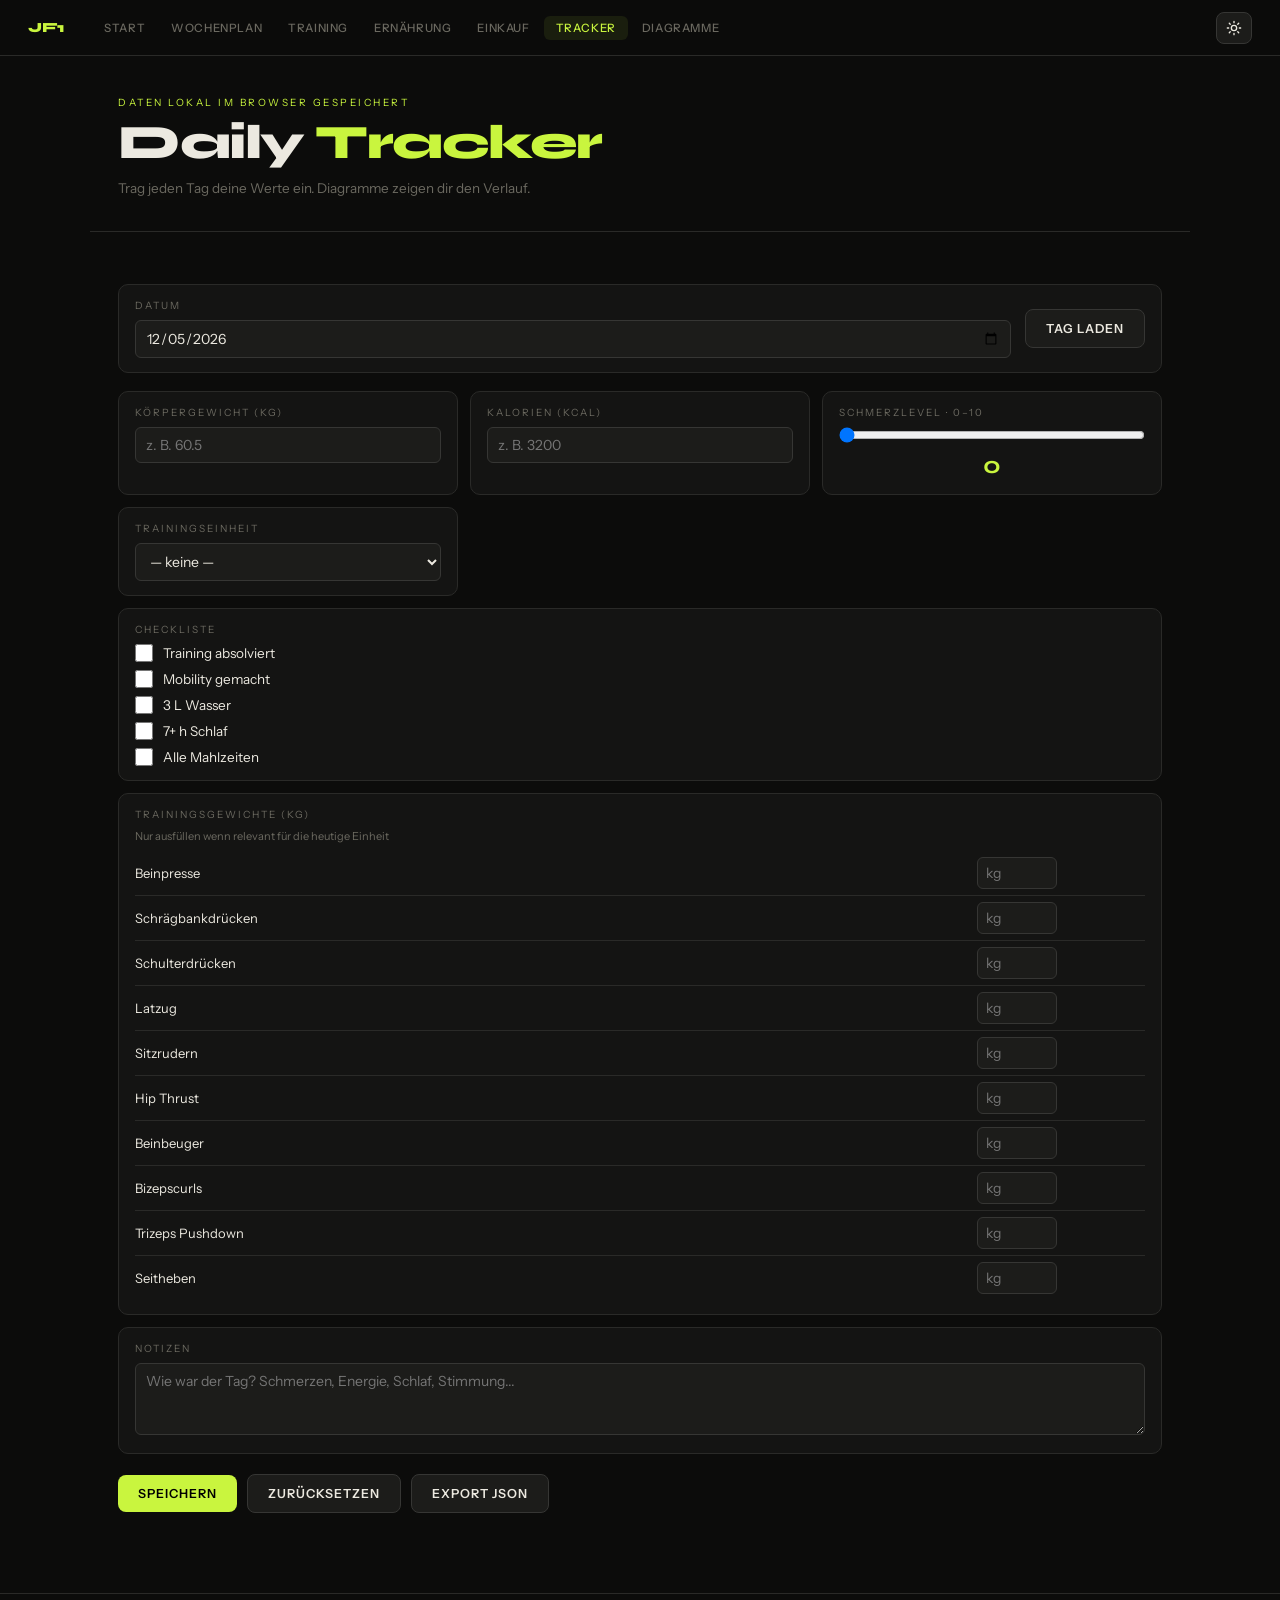
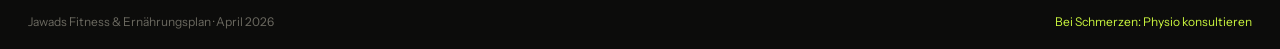
<file: pages/tracker.html>
<!DOCTYPE html>
<html lang="de">
<head>
<meta charset="UTF-8">
<meta name="viewport" content="width=device-width,initial-scale=1">
<title>Tracker</title>
<link rel="stylesheet" href="../css/style.css">
<style>
.tk-grid{display:grid;grid-template-columns:repeat(auto-fit,minmax(260px,1fr));gap:12px;}
.tk-field{background:var(--surface);border:1px solid var(--border);border-radius:10px;padding:14px 16px;}
.tk-lbl{font-size:10px;letter-spacing:2px;text-transform:uppercase;color:var(--muted);display:block;margin-bottom:8px;}
.tk-input{width:100%;background:var(--surface2);border:1px solid var(--border2);color:var(--text);padding:8px 10px;border-radius:6px;font-family:inherit;font-size:14px;}
.tk-input:focus{outline:none;border-color:var(--lime);}
.tk-slider{width:100%;}
.tk-pain-val{font-family:'Syne';font-weight:700;font-size:1.5rem;color:var(--lime);text-align:center;display:block;margin-top:4px;}
.tk-checks{display:flex;flex-direction:column;gap:8px;}
.tk-check{display:flex;align-items:center;gap:10px;cursor:pointer;font-size:13.5px;}
.tk-check input{width:18px;height:18px;accent-color:var(--lime);}
.tk-btn{padding:11px 20px;border-radius:8px;border:none;font-family:inherit;font-size:12.5px;font-weight:600;letter-spacing:1px;text-transform:uppercase;cursor:pointer;transition:all .2s;}
.tk-btn-primary{background:var(--lime);color:#000;}
.tk-btn-primary:hover{background:#d6ff5a;}
.tk-btn-secondary{background:var(--surface2);color:var(--text);border:1px solid var(--border2);}
.tk-status{font-size:12px;color:var(--lime);margin-left:14px;opacity:0;transition:opacity .3s;}
.tk-status.show{opacity:1;}
.tk-weight-grid{display:grid;grid-template-columns:1fr 80px 80px;gap:8px;align-items:center;font-size:13px;padding:6px 0;border-bottom:1px solid var(--border);}
.tk-weight-grid:last-child{border-bottom:none;}
.tk-weight-grid input{padding:6px 8px;}
</style>
</head>
<body>
<div class="page-wrap">

<div class="page-hero">
  <span class="page-hero-tag">Daten lokal im Browser gespeichert</span>
  <h1>Daily <span>Tracker</span></h1>
  <p>Trag jeden Tag deine Werte ein. Diagramme zeigen dir den Verlauf.</p>
</div>

<div class="content">

<section class="section fade-in">
  <div class="tk-field" style="margin-bottom:18px;display:flex;align-items:center;gap:14px;flex-wrap:wrap;">
    <div style="flex:1;min-width:200px;">
      <span class="tk-lbl">Datum</span>
      <input type="date" id="datePicker" class="tk-input">
    </div>
    <button class="tk-btn tk-btn-secondary" onclick="loadDate()">Tag laden</button>
  </div>

  <div class="tk-grid">

    <div class="tk-field">
      <span class="tk-lbl">Körpergewicht (kg)</span>
      <input type="number" step="0.1" id="weight" class="tk-input" placeholder="z. B. 60.5">
    </div>

    <div class="tk-field">
      <span class="tk-lbl">Kalorien (kcal)</span>
      <input type="number" id="kcal" class="tk-input" placeholder="z. B. 3200">
    </div>

    <div class="tk-field">
      <span class="tk-lbl">Schmerzlevel · 0–10</span>
      <input type="range" min="0" max="10" value="0" id="pain" class="tk-slider" oninput="document.getElementById('painVal').textContent=this.value">
      <span class="tk-pain-val" id="painVal">0</span>
    </div>

    <div class="tk-field">
      <span class="tk-lbl">Trainingseinheit</span>
      <select id="session" class="tk-input">
        <option value="">— keine —</option>
        <option value="D">Einheit D · Arme + Schultern (Mo)</option>
        <option value="A">Einheit A · Push (Mi)</option>
        <option value="B">Einheit B · Beine (Fr)</option>
        <option value="C">Einheit C · Pull (Sa)</option>
        <option value="M">Nur Mobility</option>
      </select>
    </div>

    <div class="tk-field" style="grid-column:1/-1;">
      <span class="tk-lbl">Checkliste</span>
      <div class="tk-checks">
        <label class="tk-check"><input type="checkbox" id="cTrain"> Training absolviert</label>
        <label class="tk-check"><input type="checkbox" id="cMob"> Mobility gemacht</label>
        <label class="tk-check"><input type="checkbox" id="cWater"> 3 L Wasser</label>
        <label class="tk-check"><input type="checkbox" id="cSleep"> 7+ h Schlaf</label>
        <label class="tk-check"><input type="checkbox" id="cMeals"> Alle Mahlzeiten</label>
      </div>
    </div>

    <div class="tk-field" style="grid-column:1/-1;">
      <span class="tk-lbl">Trainingsgewichte (kg)</span>
      <div style="font-size:11px;color:var(--muted);margin-bottom:8px;">Nur ausfüllen wenn relevant für die heutige Einheit</div>
      <div class="tk-weight-grid"><div>Beinpresse</div><input type="number" id="ex_bp" class="tk-input" placeholder="kg"><div></div></div>
      <div class="tk-weight-grid"><div>Schrägbankdrücken</div><input type="number" id="ex_sb" class="tk-input" placeholder="kg"><div></div></div>
      <div class="tk-weight-grid"><div>Schulterdrücken</div><input type="number" id="ex_sd" class="tk-input" placeholder="kg"><div></div></div>
      <div class="tk-weight-grid"><div>Latzug</div><input type="number" id="ex_lz" class="tk-input" placeholder="kg"><div></div></div>
      <div class="tk-weight-grid"><div>Sitzrudern</div><input type="number" id="ex_sr" class="tk-input" placeholder="kg"><div></div></div>
      <div class="tk-weight-grid"><div>Hip Thrust</div><input type="number" id="ex_ht" class="tk-input" placeholder="kg"><div></div></div>
      <div class="tk-weight-grid"><div>Beinbeuger</div><input type="number" id="ex_bb" class="tk-input" placeholder="kg"><div></div></div>
      <div class="tk-weight-grid"><div>Bizepscurls</div><input type="number" id="ex_bc" class="tk-input" placeholder="kg"><div></div></div>
      <div class="tk-weight-grid"><div>Trizeps Pushdown</div><input type="number" id="ex_tp" class="tk-input" placeholder="kg"><div></div></div>
      <div class="tk-weight-grid"><div>Seitheben</div><input type="number" id="ex_sh" class="tk-input" placeholder="kg"><div></div></div>
    </div>

    <div class="tk-field" style="grid-column:1/-1;">
      <span class="tk-lbl">Notizen</span>
      <textarea id="notes" class="tk-input" rows="3" placeholder="Wie war der Tag? Schmerzen, Energie, Schlaf, Stimmung..."></textarea>
    </div>

  </div>

  <div style="margin-top:20px;display:flex;align-items:center;gap:10px;flex-wrap:wrap;">
    <button class="tk-btn tk-btn-primary" onclick="saveEntry()">Speichern</button>
    <button class="tk-btn tk-btn-secondary" onclick="clearForm()">Zurücksetzen</button>
    <button class="tk-btn tk-btn-secondary" onclick="exportData()">Export JSON</button>
    <span class="tk-status" id="status">✓ Gespeichert</span>
  </div>
</section>

</div>
</div>

<script src="../js/shared.js"></script>
<script>
injectNav();injectFooter();initFadeIn();

document.getElementById('datePicker').value = getTodayKey();
loadDate();

const EX_KEYS = ['bp','sb','sd','lz','sr','ht','bb','bc','tp','sh'];

function loadDate(){
  const d = document.getElementById('datePicker').value || getTodayKey();
  const e = getDayEntry(d);
  document.getElementById('weight').value = e.weight||'';
  document.getElementById('kcal').value = e.kcal||'';
  document.getElementById('pain').value = e.pain||0;
  document.getElementById('painVal').textContent = e.pain||0;
  document.getElementById('session').value = e.session||'';
  document.getElementById('cTrain').checked = !!e.cTrain;
  document.getElementById('cMob').checked = !!e.cMob;
  document.getElementById('cWater').checked = !!e.cWater;
  document.getElementById('cSleep').checked = !!e.cSleep;
  document.getElementById('cMeals').checked = !!e.cMeals;
  document.getElementById('notes').value = e.notes||'';
  EX_KEYS.forEach(k=>{
    document.getElementById('ex_'+k).value = (e.ex && e.ex[k])||'';
  });
}

function saveEntry(){
  const d = document.getElementById('datePicker').value || getTodayKey();
  const ex={};
  EX_KEYS.forEach(k=>{
    const v = document.getElementById('ex_'+k).value;
    if(v) ex[k] = parseFloat(v);
  });
  saveDayEntry(d, {
    weight: parseFloat(document.getElementById('weight').value)||null,
    kcal: parseInt(document.getElementById('kcal').value)||null,
    pain: parseInt(document.getElementById('pain').value)||0,
    session: document.getElementById('session').value,
    cTrain: document.getElementById('cTrain').checked,
    cMob: document.getElementById('cMob').checked,
    cWater: document.getElementById('cWater').checked,
    cSleep: document.getElementById('cSleep').checked,
    cMeals: document.getElementById('cMeals').checked,
    notes: document.getElementById('notes').value,
    ex
  });
  const s = document.getElementById('status');
  s.classList.add('show');
  setTimeout(()=>s.classList.remove('show'),2000);
}

function clearForm(){
  if(!confirm('Eingaben für diesen Tag zurücksetzen?')) return;
  const d = document.getElementById('datePicker').value || getTodayKey();
  const all = getTrackerData();
  delete all[d];
  saveTrackerData(all);
  loadDate();
}

function exportData(){
  const data = getTrackerData();
  const blob = new Blob([JSON.stringify(data,null,2)],{type:'application/json'});
  const url = URL.createObjectURL(blob);
  const a = document.createElement('a');
  a.href=url; a.download='jawad-tracker-'+getTodayKey()+'.json'; a.click();
  URL.revokeObjectURL(url);
}
</script>
</body>
</html>
</file>
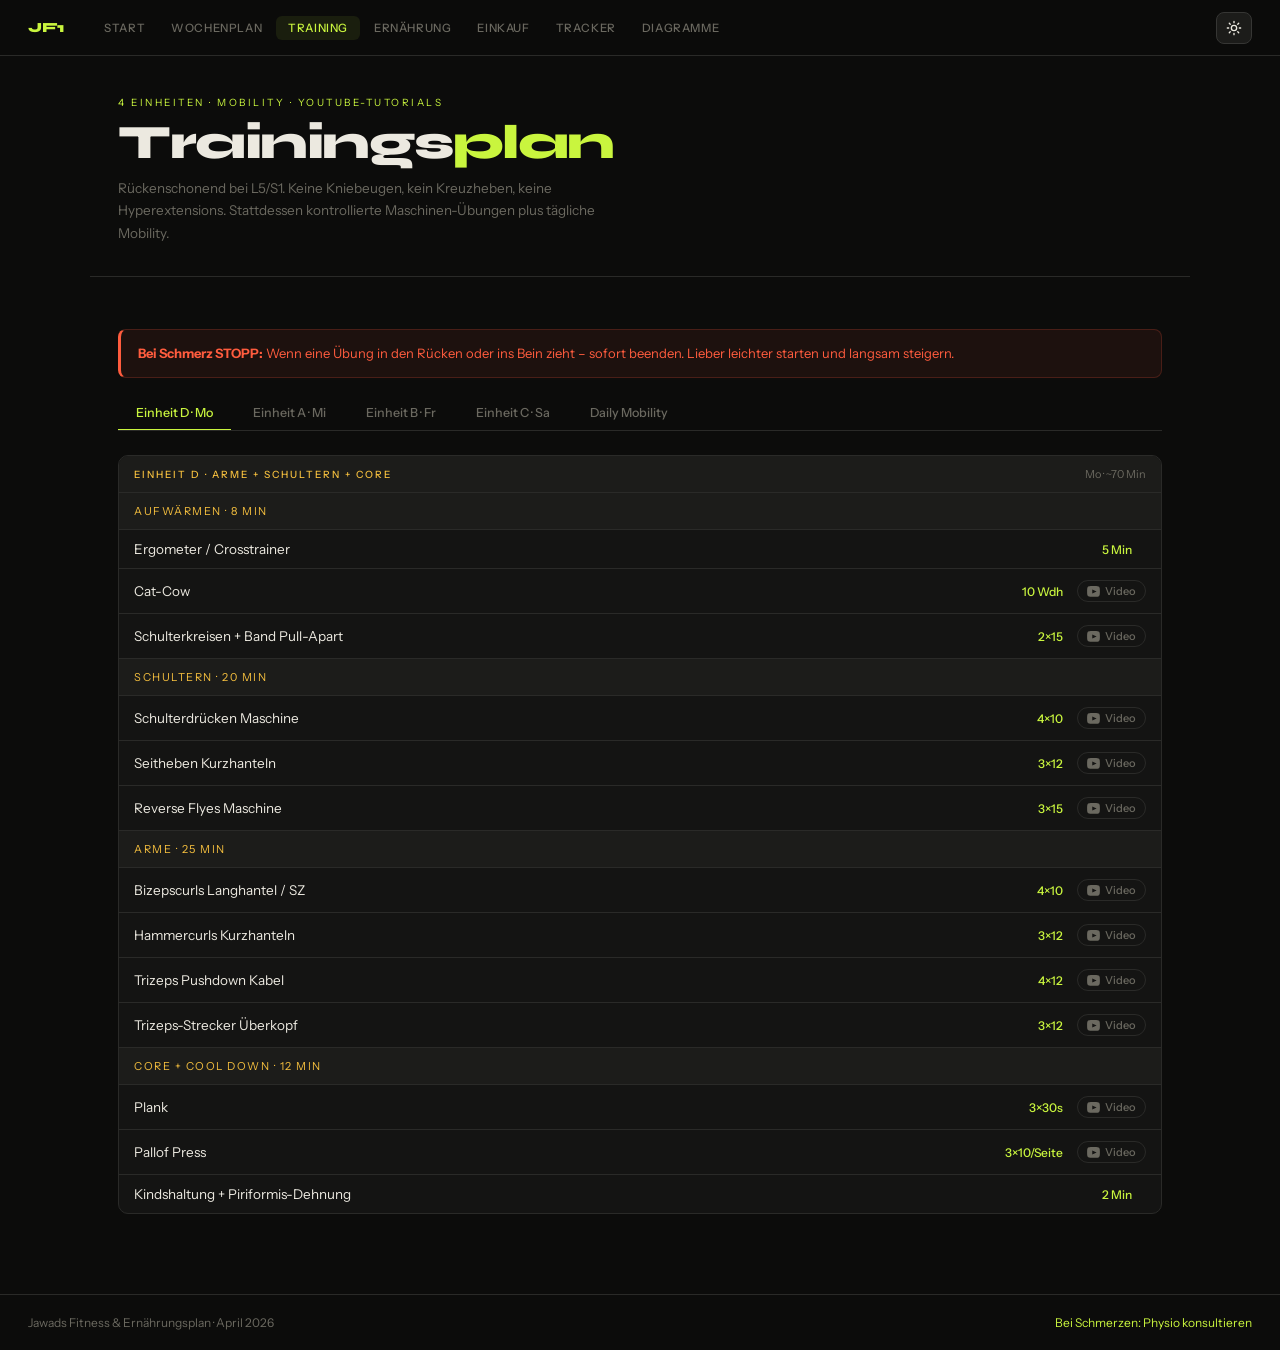
<file: pages/training.html>
<!DOCTYPE html>
<html lang="de">
<head>
<meta charset="UTF-8">
<meta name="viewport" content="width=device-width,initial-scale=1">
<title>Training</title>
<link rel="stylesheet" href="../css/style.css">
</head>
<body>
<div class="page-wrap">

<div class="page-hero">
  <span class="page-hero-tag">4 Einheiten · Mobility · YouTube-Tutorials</span>
  <h1>Trainings<span>plan</span></h1>
  <p>Rückenschonend bei L5/S1. Keine Kniebeugen, kein Kreuzheben, keine Hyperextensions. Stattdessen kontrollierte Maschinen-Übungen plus tägliche Mobility.</p>
</div>

<div class="content">

<section class="section fade-in">
  <div class="alert alert-warn"><strong>Bei Schmerz STOPP:</strong> Wenn eine Übung in den Rücken oder ins Bein zieht – sofort beenden. Lieber leichter starten und langsam steigern.</div>

  <div class="tab-bar">
    <button class="tab-btn active" data-tab="t-d">Einheit D · Mo</button>
    <button class="tab-btn" data-tab="t-a">Einheit A · Mi</button>
    <button class="tab-btn" data-tab="t-b">Einheit B · Fr</button>
    <button class="tab-btn" data-tab="t-c">Einheit C · Sa</button>
    <button class="tab-btn" data-tab="t-mob">Daily Mobility</button>
  </div>

  <!-- EINHEIT D · MONTAG -->
  <div class="tab-pane active" id="t-d">
    <div class="card">
      <div class="card-head"><span class="card-label">Einheit D · Arme + Schultern + Core</span><span class="card-sub">Mo · ~70 Min</span></div>

      <div class="ex-row" style="background:var(--surface2)"><div style="font-size:11px;letter-spacing:1.5px;text-transform:uppercase;color:var(--amber)">Aufwärmen · 8 Min</div></div>
      <div class="ex-row"><div class="ex-name">Ergometer / Crosstrainer</div><div class="ex-sets">5 Min</div><div></div></div>
      <div class="ex-row"><div class="ex-name">Cat-Cow</div><div class="ex-sets">10 Wdh</div><div id="dyt-cat"></div></div>
      <div class="ex-row"><div class="ex-name">Schulterkreisen + Band Pull-Apart</div><div class="ex-sets">2×15</div><div id="dyt-bpa"></div></div>

      <div class="ex-row" style="background:var(--surface2)"><div style="font-size:11px;letter-spacing:1.5px;text-transform:uppercase;color:var(--amber)">Schultern · 20 Min</div></div>
      <div class="ex-row"><div class="ex-name">Schulterdrücken Maschine</div><div class="ex-sets">4×10</div><div id="dyt-sd"></div></div>
      <div class="ex-row"><div class="ex-name">Seitheben Kurzhanteln</div><div class="ex-sets">3×12</div><div id="dyt-sh"></div></div>
      <div class="ex-row"><div class="ex-name">Reverse Flyes Maschine</div><div class="ex-sets">3×15</div><div id="dyt-rf"></div></div>

      <div class="ex-row" style="background:var(--surface2)"><div style="font-size:11px;letter-spacing:1.5px;text-transform:uppercase;color:var(--amber)">Arme · 25 Min</div></div>
      <div class="ex-row"><div class="ex-name">Bizepscurls Langhantel / SZ</div><div class="ex-sets">4×10</div><div id="dyt-bc1"></div></div>
      <div class="ex-row"><div class="ex-name">Hammercurls Kurzhanteln</div><div class="ex-sets">3×12</div><div id="dyt-bc2"></div></div>
      <div class="ex-row"><div class="ex-name">Trizeps Pushdown Kabel</div><div class="ex-sets">4×12</div><div id="dyt-tp"></div></div>
      <div class="ex-row"><div class="ex-name">Trizeps-Strecker Überkopf</div><div class="ex-sets">3×12</div><div id="dyt-tu"></div></div>

      <div class="ex-row" style="background:var(--surface2)"><div style="font-size:11px;letter-spacing:1.5px;text-transform:uppercase;color:var(--amber)">Core + Cool Down · 12 Min</div></div>
      <div class="ex-row"><div class="ex-name">Plank</div><div class="ex-sets">3×30s</div><div id="dyt-pl"></div></div>
      <div class="ex-row"><div class="ex-name">Pallof Press</div><div class="ex-sets">3×10/Seite</div><div id="dyt-pp"></div></div>
      <div class="ex-row"><div class="ex-name">Kindshaltung + Piriformis-Dehnung</div><div class="ex-sets">2 Min</div><div></div></div>
    </div>
  </div>

  <!-- EINHEIT A -->
  <div class="tab-pane" id="t-a">
    <div class="card">
      <div class="card-head"><span class="card-label">Einheit A · Push + Core</span><span class="card-sub">Mi · ~65 Min</span></div>

      <div class="ex-row" style="background:var(--surface2)"><div style="font-size:11px;letter-spacing:1.5px;text-transform:uppercase;color:var(--amber)">Aufwärmen · 8 Min</div></div>
      <div class="ex-row"><div class="ex-name">Ergometer / Crosstrainer</div><div class="ex-sets">5 Min</div><div></div></div>
      <div class="ex-row"><div class="ex-name">Cat-Cow</div><div class="ex-sets">10 Wdh</div><div id="yt-cat"></div></div>
      <div class="ex-row"><div class="ex-name">Band Pull-Apart</div><div class="ex-sets">2×15</div><div id="yt-bpa"></div></div>

      <div class="ex-row" style="background:var(--surface2)"><div style="font-size:11px;letter-spacing:1.5px;text-transform:uppercase;color:var(--amber)">Core · 10 Min</div></div>
      <div class="ex-row"><div class="ex-name">Dead Bug</div><div class="ex-sets">3×10</div><div id="yt-db"></div></div>
      <div class="ex-row"><div class="ex-name">Bird Dog</div><div class="ex-sets">3×10</div><div id="yt-bd"></div></div>
      <div class="ex-row"><div class="ex-name">Plank</div><div class="ex-sets">3×30s</div><div id="yt-pl"></div></div>
      <div class="ex-row"><div class="ex-name">Seitplank</div><div class="ex-sets">2×20s/Seite</div><div id="yt-sp"></div></div>

      <div class="ex-row" style="background:var(--surface2)"><div style="font-size:11px;letter-spacing:1.5px;text-transform:uppercase;color:var(--amber)">Drücken · 35 Min · Brust-Fokus</div></div>
      <div class="ex-row"><div class="ex-name">Schrägbankdrücken Maschine</div><div class="ex-sets">4×8–10</div><div id="yt-sb"></div></div>
      <div class="ex-row"><div class="ex-name">Kabelfliegende</div><div class="ex-sets">3×12</div><div id="yt-kf"></div></div>
      <div class="ex-row"><div class="ex-name">Brustpresse Maschine</div><div class="ex-sets">3×10</div><div id="yt-bp1"></div></div>
      <div class="ex-row"><div class="ex-name">Dips an Maschine (gestützt)</div><div class="ex-sets">3×10</div><div id="yt-dip"></div></div>

      <div class="ex-row" style="background:var(--surface2)"><div style="font-size:11px;letter-spacing:1.5px;text-transform:uppercase;color:var(--amber)">Cool Down · 5 Min</div></div>
      <div class="ex-row"><div class="ex-name">Kindshaltung</div><div class="ex-sets">1 Min</div><div></div></div>
      <div class="ex-row"><div class="ex-name">Piriformis-Dehnung</div><div class="ex-sets">2×30s/Seite</div><div id="yt-pd"></div></div>
    </div>
  </div>

  <!-- EINHEIT B -->
  <div class="tab-pane" id="t-b">
    <div class="card">
      <div class="card-head"><span class="card-label">Einheit B · Beine + Core</span><span class="card-sub">Fr · ~65 Min</span></div>

      <div class="ex-row" style="background:var(--surface2)"><div style="font-size:11px;letter-spacing:1.5px;text-transform:uppercase;color:var(--amber)">Aufwärmen · 8 Min</div></div>
      <div class="ex-row"><div class="ex-name">Ergometer</div><div class="ex-sets">5 Min</div><div></div></div>
      <div class="ex-row"><div class="ex-name">Glute Bridge</div><div class="ex-sets">2×15</div><div id="yt-gb"></div></div>

      <div class="ex-row" style="background:var(--surface2)"><div style="font-size:11px;letter-spacing:1.5px;text-transform:uppercase;color:var(--amber)">Beine · 40 Min · keine freien Kniebeugen!</div></div>
      <div class="ex-row"><div class="ex-name">Beinpresse 45°</div><div class="ex-note">Füße hoch, Rücken voll angelehnt</div><div class="ex-sets">4×10</div><div id="yt-bp"></div></div>
      <div class="ex-row"><div class="ex-name">Beinbeuger liegend</div><div class="ex-sets">3×10</div><div id="yt-bb"></div></div>
      <div class="ex-row"><div class="ex-name">Beinstrecker</div><div class="ex-sets">3×12</div><div id="yt-bs"></div></div>
      <div class="ex-row"><div class="ex-name">Hip Thrust Maschine</div><div class="ex-sets">3×10</div><div id="yt-ht"></div></div>
      <div class="ex-row"><div class="ex-name">Wadenheben sitzend</div><div class="ex-sets">3×15</div><div id="yt-wh"></div></div>

      <div class="ex-row" style="background:var(--surface2)"><div style="font-size:11px;letter-spacing:1.5px;text-transform:uppercase;color:var(--amber)">Core + Cool Down · 12 Min</div></div>
      <div class="ex-row"><div class="ex-name">Hollow Body Hold</div><div class="ex-sets">3×20s</div><div id="yt-hb"></div></div>
      <div class="ex-row"><div class="ex-name">Pallof Press</div><div class="ex-sets">3×10/Seite</div><div id="yt-pp"></div></div>
      <div class="ex-row"><div class="ex-name">Piriformis-Dehnung</div><div class="ex-sets">2×30s/Seite</div><div></div></div>
    </div>
  </div>

  <!-- EINHEIT C -->
  <div class="tab-pane" id="t-c">
    <div class="card">
      <div class="card-head"><span class="card-label">Einheit C · Pull + Core</span><span class="card-sub">Sa · ~60 Min</span></div>

      <div class="ex-row" style="background:var(--surface2)"><div style="font-size:11px;letter-spacing:1.5px;text-transform:uppercase;color:var(--amber)">Ziehen · 40 Min</div></div>
      <div class="ex-row"><div class="ex-name">Latzug breit</div><div class="ex-sets">4×10</div><div id="yt-lz"></div></div>
      <div class="ex-row"><div class="ex-name">Sitzrudern Maschine</div><div class="ex-sets">4×10</div><div id="yt-sr"></div></div>
      <div class="ex-row"><div class="ex-name">Reverse Flyes Maschine</div><div class="ex-sets">3×12</div><div id="yt-rf"></div></div>
      <div class="ex-row"><div class="ex-name">Face Pulls</div><div class="ex-sets">3×15</div><div id="yt-fp"></div></div>
      <div class="ex-row"><div class="ex-name">Bizepscurls Kabel</div><div class="ex-sets">3×12</div><div id="yt-bc"></div></div>

      <div class="ex-row" style="background:var(--surface2)"><div style="font-size:11px;letter-spacing:1.5px;text-transform:uppercase;color:var(--amber)">Core + Mobility · 18 Min</div></div>
      <div class="ex-row"><div class="ex-name">Bird Dog</div><div class="ex-sets">3×10</div><div></div></div>
      <div class="ex-row"><div class="ex-name">McGill Curl-Up</div><div class="ex-sets">3×10s halten</div><div id="yt-mc"></div></div>
      <div class="ex-row"><div class="ex-name">Hüftbeuger-Dehnung</div><div class="ex-sets">2×30s/Seite</div><div id="yt-hd"></div></div>
      <div class="ex-row"><div class="ex-name">Thorakale Rotation</div><div class="ex-sets">2×8/Seite</div><div id="yt-tr"></div></div>
    </div>
  </div>

  <!-- DAILY MOBILITY -->
  <div class="tab-pane" id="t-mob">
    <div class="alert alert-info"><strong>Täglich, jeden Tag.</strong> 5–10 Min reichen. Am besten morgens nach dem Aufstehen oder abends vor dem Schlaf.</div>
    <div class="card">
      <div class="card-head"><span class="card-label">Daily Mobility</span><span class="card-sub">5–10 Min</span></div>
      <div class="ex-row"><div class="ex-name">Cat-Cow</div><div class="ex-sets">10 Wdh</div><div id="yt-cat2"></div></div>
      <div class="ex-row"><div class="ex-name">Knie-zur-Brust</div><div class="ex-sets">10 pro Bein</div><div id="yt-kb"></div></div>
      <div class="ex-row"><div class="ex-name">Piriformis-Dehnung</div><div class="ex-sets">2×30s/Seite</div><div></div></div>
      <div class="ex-row"><div class="ex-name">Hüftbeuger-Dehnung</div><div class="ex-sets">2×30s/Seite</div><div></div></div>
      <div class="ex-row"><div class="ex-name">Kindshaltung</div><div class="ex-sets">1 Min</div><div></div></div>
      <div class="ex-row"><div class="ex-name">Thorakale Rotation</div><div class="ex-sets">2×8/Seite</div><div></div></div>
    </div>
  </div>
</section>

</div>
</div>

<script src="../js/shared.js"></script>
<script>
injectNav();injectFooter();initFadeIn();
initTabs('.tab-bar','.tab-pane');

const links = {
  'yt-cat': 'https://www.youtube.com/watch?v=K9bK0BwKFjs',
  'yt-cat2': 'https://www.youtube.com/watch?v=K9bK0BwKFjs',
  'dyt-cat': 'https://www.youtube.com/watch?v=K9bK0BwKFjs',
  'yt-bpa': 'https://www.youtube.com/watch?v=Pb-38GHHcTk',
  'dyt-bpa': 'https://www.youtube.com/watch?v=Pb-38GHHcTk',
  'yt-db': 'https://www.youtube.com/watch?v=6BUVunRfJig',
  'yt-bd': 'https://www.youtube.com/watch?v=qh48UejslYQ',
  'yt-pl': 'https://www.youtube.com/watch?v=ASdvN_XEl_c',
  'dyt-pl': 'https://www.youtube.com/watch?v=ASdvN_XEl_c',
  'yt-sp': 'https://www.youtube.com/watch?v=K2VljzCC16g',
  'yt-sb': 'https://www.youtube.com/watch?v=8urE8Z8AMQ4',
  'yt-kf': 'https://www.youtube.com/watch?v=QENKPHhQVi4',
  'yt-bp1': 'https://www.youtube.com/watch?v=xUm0BiZCWlQ',
  'yt-dip': 'https://www.youtube.com/watch?v=l41SoWZiowI',
  'dyt-sd': 'https://www.youtube.com/watch?v=Wqq43dKW1TU',
  'dyt-sh': 'https://www.youtube.com/watch?v=3VcKaXpzqRo',
  'dyt-rf': 'https://www.youtube.com/watch?v=6yMdhi2DVao',
  'dyt-bc1': 'https://www.youtube.com/watch?v=kwG2ipFRgfo',
  'dyt-bc2': 'https://www.youtube.com/watch?v=TwD-YGVP4Bk',
  'dyt-tp': 'https://www.youtube.com/watch?v=2-LAMcpzODU',
  'dyt-tu': 'https://www.youtube.com/watch?v=YbX7Wd8jQ-Q',
  'dyt-pp': 'https://www.youtube.com/watch?v=TyknsCFvJNQ',
  'yt-pd': 'https://www.youtube.com/watch?v=hgleQYG5R5o',
  'yt-gb': 'https://www.youtube.com/watch?v=OUgsJ8-Vi0E',
  'yt-bp': 'https://www.youtube.com/watch?v=DUwA3bbfYuQ',
  'yt-bb': 'https://www.youtube.com/watch?v=1Tq3QdYUuHs',
  'yt-bs': 'https://www.youtube.com/watch?v=YyvSfVjQeL0',
  'yt-ht': 'https://www.youtube.com/watch?v=Zp26q4BY5HE',
  'yt-wh': 'https://www.youtube.com/watch?v=JbyjNymZOt0',
  'yt-hb': 'https://www.youtube.com/watch?v=LlDNef_Ztsc',
  'yt-pp': 'https://www.youtube.com/watch?v=TyknsCFvJNQ',
  'yt-lz': 'https://www.youtube.com/watch?v=JUruRn5Y6Zc',
  'yt-sr': 'https://www.youtube.com/watch?v=GZbfZ033f74',
  'yt-rf': 'https://www.youtube.com/watch?v=6yMdhi2DVao',
  'yt-fp': 'https://www.youtube.com/watch?v=_7SE2TTXmvQ',
  'yt-bc': 'https://www.youtube.com/watch?v=85ZX_oqjGs8',
  'yt-mc': 'https://www.youtube.com/watch?v=YEsLAd9jJMM',
  'yt-hd': 'https://www.youtube.com/watch?v=YQmpO9VT2X4',
  'yt-tr': 'https://www.youtube.com/watch?v=Yp_WSv2VEVw',
  'yt-kb': 'https://www.youtube.com/watch?v=qYy2qNFBTtg'
};
Object.entries(links).forEach(([id,url])=>{
  const el = document.getElementById(id);
  if(el) el.innerHTML = ytLink(url,'Video');
});
</script>
</body>
</html>
</file>
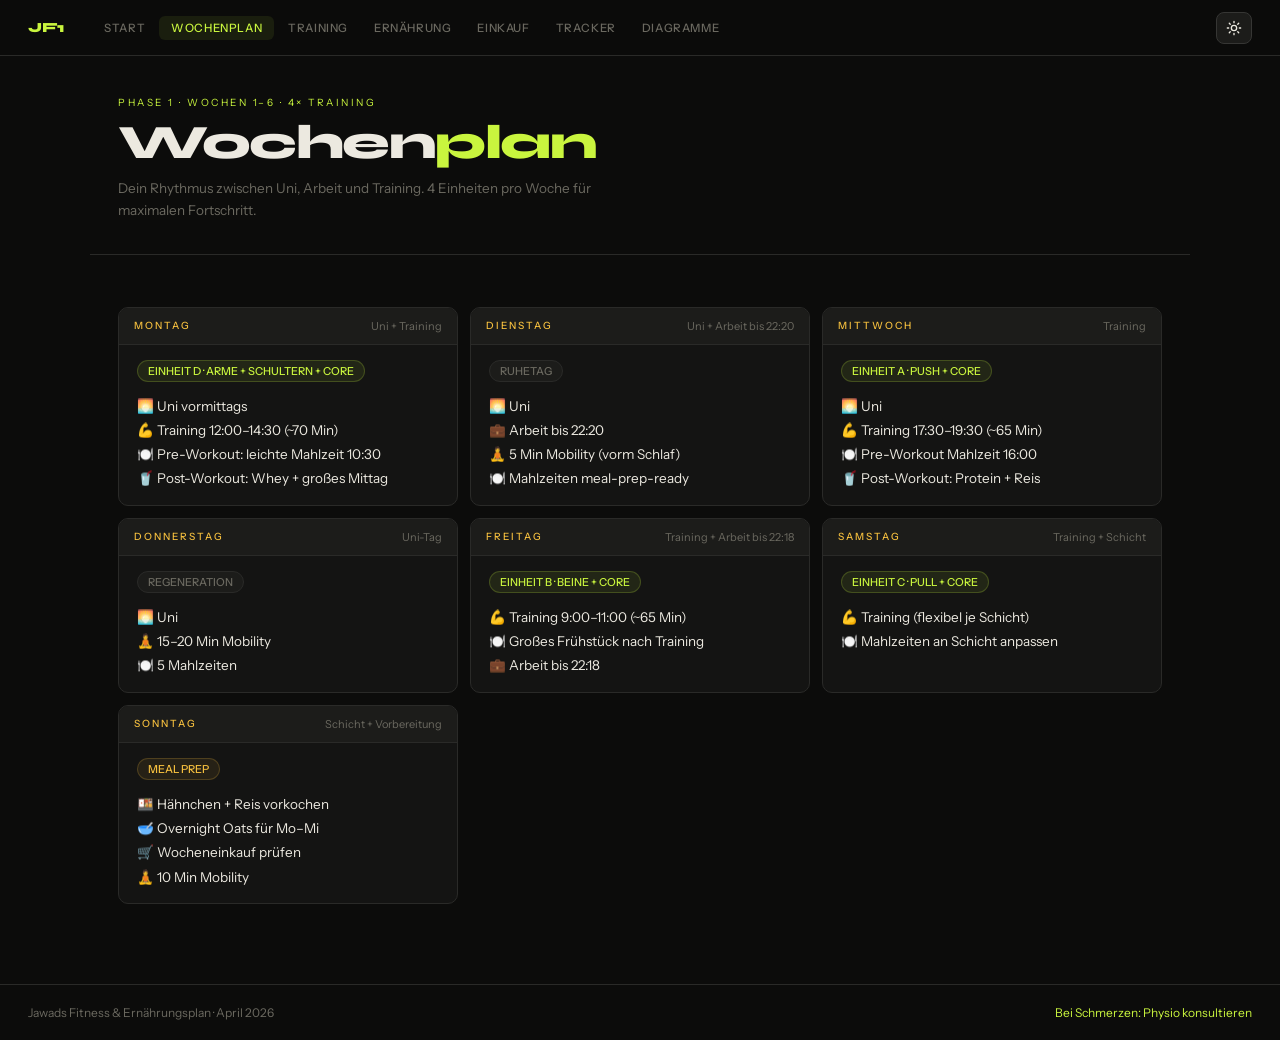
<file: pages/woche.html>
<!DOCTYPE html>
<html lang="de">
<head>
<meta charset="UTF-8">
<meta name="viewport" content="width=device-width,initial-scale=1">
<title>Wochenplan</title>
<link rel="stylesheet" href="../css/style.css">
</head>
<body>
<div class="page-wrap">

<div class="page-hero">
  <span class="page-hero-tag">Phase 1 · Wochen 1–6 · 4× Training</span>
  <h1>Wochen<span>plan</span></h1>
  <p>Dein Rhythmus zwischen Uni, Arbeit und Training. 4 Einheiten pro Woche für maximalen Fortschritt.</p>
</div>

<div class="content">

<section class="section fade-in">
  <div class="grid-2">

    <div class="card">
      <div class="card-head"><span class="card-label">Montag</span><span class="card-sub">Uni + Training</span></div>
      <div style="padding:14px 18px">
        <div class="chip chip-lime">EINHEIT D · ARME + SCHULTERN + CORE</div>
        <ul style="margin-top:12px;font-size:13.5px;line-height:1.8;color:var(--text);list-style:none">
          <li>🌅 Uni vormittags</li>
          <li>💪 Training 12:00–14:30 (~70 Min)</li>
          <li>🍽️ Pre-Workout: leichte Mahlzeit 10:30</li>
          <li>🥤 Post-Workout: Whey + großes Mittag</li>
        </ul>
      </div>
    </div>

    <div class="card">
      <div class="card-head"><span class="card-label">Dienstag</span><span class="card-sub">Uni + Arbeit bis 22:20</span></div>
      <div style="padding:14px 18px">
        <div class="chip">RUHETAG</div>
        <ul style="margin-top:12px;font-size:13.5px;line-height:1.8;color:var(--text);list-style:none">
          <li>🌅 Uni</li>
          <li>💼 Arbeit bis 22:20</li>
          <li>🧘 5 Min Mobility (vorm Schlaf)</li>
          <li>🍽️ Mahlzeiten meal-prep-ready</li>
        </ul>
      </div>
    </div>

    <div class="card">
      <div class="card-head"><span class="card-label">Mittwoch</span><span class="card-sub">Training</span></div>
      <div style="padding:14px 18px">
        <div class="chip chip-lime">EINHEIT A · PUSH + CORE</div>
        <ul style="margin-top:12px;font-size:13.5px;line-height:1.8;color:var(--text);list-style:none">
          <li>🌅 Uni</li>
          <li>💪 Training 17:30–19:30 (~65 Min)</li>
          <li>🍽️ Pre-Workout Mahlzeit 16:00</li>
          <li>🥤 Post-Workout: Protein + Reis</li>
        </ul>
      </div>
    </div>

    <div class="card">
      <div class="card-head"><span class="card-label">Donnerstag</span><span class="card-sub">Uni-Tag</span></div>
      <div style="padding:14px 18px">
        <div class="chip">REGENERATION</div>
        <ul style="margin-top:12px;font-size:13.5px;line-height:1.8;color:var(--text);list-style:none">
          <li>🌅 Uni</li>
          <li>🧘 15–20 Min Mobility</li>
          <li>🍽️ 5 Mahlzeiten</li>
        </ul>
      </div>
    </div>

    <div class="card">
      <div class="card-head"><span class="card-label">Freitag</span><span class="card-sub">Training + Arbeit bis 22:18</span></div>
      <div style="padding:14px 18px">
        <div class="chip chip-lime">EINHEIT B · BEINE + CORE</div>
        <ul style="margin-top:12px;font-size:13.5px;line-height:1.8;color:var(--text);list-style:none">
          <li>💪 Training 9:00–11:00 (~65 Min)</li>
          <li>🍽️ Großes Frühstück nach Training</li>
          <li>💼 Arbeit bis 22:18</li>
        </ul>
      </div>
    </div>

    <div class="card">
      <div class="card-head"><span class="card-label">Samstag</span><span class="card-sub">Training + Schicht</span></div>
      <div style="padding:14px 18px">
        <div class="chip chip-lime">EINHEIT C · PULL + CORE</div>
        <ul style="margin-top:12px;font-size:13.5px;line-height:1.8;color:var(--text);list-style:none">
          <li>💪 Training (flexibel je Schicht)</li>
          <li>🍽️ Mahlzeiten an Schicht anpassen</li>
        </ul>
      </div>
    </div>

    <div class="card">
      <div class="card-head"><span class="card-label">Sonntag</span><span class="card-sub">Schicht + Vorbereitung</span></div>
      <div style="padding:14px 18px">
        <div class="chip chip-amber">MEAL PREP</div>
        <ul style="margin-top:12px;font-size:13.5px;line-height:1.8;color:var(--text);list-style:none">
          <li>🍱 Hähnchen + Reis vorkochen</li>
          <li>🥣 Overnight Oats für Mo–Mi</li>
          <li>🛒 Wocheneinkauf prüfen</li>
          <li>🧘 10 Min Mobility</li>
        </ul>
      </div>
    </div>

  </div>
</section>

</div>
</div>

<script src="../js/shared.js"></script>
<script>injectNav();injectFooter();initFadeIn();</script>
</body>
</html>
</file>
<file: css/style.css>
@import url('https://fonts.googleapis.com/css2?family=Syne:wght@400;600;700;800&family=Instrument+Sans:wght@300;400;500&display=swap');

:root, [data-theme="dark"] {
  --bg: #0c0c0b;
  --surface: #141413;
  --surface2: #1c1c1a;
  --surface3: #242422;
  --border: #2a2a28;
  --border2: #363634;
  --lime: #c9f53e;
  --amber: #f5bf3e;
  --coral: #ff5c3e;
  --blue: #3ec9f5;
  --text: #ece9e0;
  --muted: #6b6960;
  --muted2: #4a4844;
  --nav-bg: rgba(12,12,11,0.96);
  --shadow: rgba(0,0,0,0.4);
}

[data-theme="light"] {
  --bg: #f7f5f0;
  --surface: #ffffff;
  --surface2: #f0ede5;
  --surface3: #e8e4d8;
  --border: #ddd8cc;
  --border2: #c8c2b3;
  --lime: #6b9e00;
  --amber: #c89000;
  --coral: #d63a1e;
  --blue: #0099cc;
  --text: #1a1a18;
  --muted: #6b6960;
  --muted2: #8a8780;
  --nav-bg: rgba(247,245,240,0.96);
  --shadow: rgba(0,0,0,0.08);
}

* { margin:0; padding:0; box-sizing:border-box; }
html { scroll-behavior:smooth; }
body {
  background: var(--bg);
  color: var(--text);
  font-family: 'Instrument Sans', sans-serif;
  font-weight: 300;
  min-height: 100vh;
  overflow-x: hidden;
  transition: background 0.3s, color 0.3s;
}

/* ── NAV ── */
nav {
  position: fixed;
  top:0; left:0; right:0;
  z-index: 200;
  background: var(--nav-bg);
  backdrop-filter: blur(20px);
  border-bottom: 1px solid var(--border);
  height: 56px;
  display: flex;
  align-items: center;
  padding: 0 28px;
  gap: 4px;
}

.nav-brand {
  font-family: 'Syne', sans-serif;
  font-weight: 800;
  font-size: 14px;
  color: var(--lime);
  letter-spacing: -0.3px;
  margin-right: 24px;
  text-decoration: none;
  white-space: nowrap;
}

.nav-links {
  display: flex;
  gap: 2px;
  list-style: none;
  flex: 1;
  overflow-x: auto;
}

.nav-links::-webkit-scrollbar { display: none; }

.nav-links li a {
  display: block;
  padding: 5px 12px;
  font-size: 11.5px;
  font-weight: 500;
  letter-spacing: 0.6px;
  text-transform: uppercase;
  color: var(--muted);
  text-decoration: none;
  border-radius: 6px;
  transition: all 0.2s;
  white-space: nowrap;
}

.nav-links li a:hover { color: var(--text); background: var(--surface2); }
.nav-links li a.active { color: var(--lime); background: rgba(201,245,62,0.08); }
[data-theme="light"] .nav-links li a.active { background: rgba(107,158,0,0.1); }

/* ── THEME TOGGLE ── */
.theme-toggle {
  margin-left: 8px;
  background: var(--surface2);
  border: 1px solid var(--border2);
  color: var(--text);
  width: 36px;
  height: 32px;
  border-radius: 8px;
  cursor: pointer;
  display: flex;
  align-items: center;
  justify-content: center;
  transition: all 0.2s;
  flex-shrink: 0;
  font-size: 14px;
}
.theme-toggle:hover { background: var(--surface3); border-color: var(--lime); }
.theme-toggle svg { width: 16px; height: 16px; }
[data-theme="dark"] .theme-icon-sun { display: block; }
[data-theme="dark"] .theme-icon-moon { display: none; }
[data-theme="light"] .theme-icon-sun { display: none; }
[data-theme="light"] .theme-icon-moon { display: block; }

/* ── PAGE WRAPPER ── */
.page-wrap {
  padding-top: 56px;
  min-height: 100vh;
}

/* ── HERO ── */
.hero {
  padding: 60px 40px 48px;
  border-bottom: 1px solid var(--border);
  position: relative;
  overflow: hidden;
}

.hero::before {
  content:'';
  position:absolute;
  top:0;left:0;right:0;bottom:0;
  background:
    radial-gradient(ellipse 500px 350px at 85% 20%, rgba(201,245,62,0.07) 0%, transparent 70%),
    radial-gradient(ellipse 350px 250px at 15% 80%, rgba(62,201,245,0.04) 0%, transparent 70%);
  pointer-events:none;
}
[data-theme="light"] .hero::before {
  background:
    radial-gradient(ellipse 500px 350px at 85% 20%, rgba(107,158,0,0.06) 0%, transparent 70%),
    radial-gradient(ellipse 350px 250px at 15% 80%, rgba(0,153,204,0.03) 0%, transparent 70%);
}

.hero-inner { max-width: 1100px; margin: 0 auto; position: relative; }

.hero-tag {
  display: inline-flex;
  align-items: center;
  gap: 10px;
  font-size: 11px;
  font-weight: 500;
  letter-spacing: 2.5px;
  text-transform: uppercase;
  color: var(--lime);
  margin-bottom: 20px;
}
.hero-tag::before { content:''; width:20px; height:1px; background:var(--lime); }

.hero h1 {
  font-family: 'Syne', sans-serif;
  font-weight: 800;
  font-size: clamp(2.2rem, 5.5vw, 4.5rem);
  line-height: 0.95;
  letter-spacing: -2px;
  margin-bottom: 20px;
}
.hero h1 em { font-style: italic; color: var(--lime); font-weight: 400; }

.hero-desc {
  font-size: 14px;
  color: var(--muted);
  max-width: 520px;
  line-height: 1.7;
  margin-bottom: 32px;
}

/* ── STATS BAR ── */
.stats-bar {
  display: flex;
  flex-wrap: wrap;
  border: 1px solid var(--border);
  border-radius: 10px;
  overflow: hidden;
  max-width: 740px;
  background: var(--surface);
}

.stat-item {
  padding: 14px 22px;
  border-right: 1px solid var(--border);
  flex: 1;
  min-width: 90px;
}
.stat-item:last-child { border-right: none; }
.stat-lbl { font-size: 10px; letter-spacing: 1.5px; text-transform: uppercase; color: var(--muted); display: block; margin-bottom: 3px; }
.stat-val { font-family: 'Syne', sans-serif; font-weight: 700; font-size: 1.15rem; color: var(--lime); }

/* ── CONTENT ── */
.content { max-width: 1100px; margin: 0 auto; padding: 0 28px 80px; }

/* ── SECTION ── */
.section { padding-top: 52px; }

.section-head {
  display: flex;
  align-items: flex-start;
  gap: 16px;
  margin-bottom: 28px;
  padding-bottom: 20px;
  border-bottom: 1px solid var(--border);
}

.section-icon {
  width: 40px; height: 40px;
  background: var(--surface2);
  border: 1px solid var(--border2);
  border-radius: 10px;
  display: flex; align-items: center; justify-content: center;
  font-size: 17px;
  flex-shrink: 0;
}

.section-title {
  font-family: 'Syne', sans-serif;
  font-weight: 800;
  font-size: 1.8rem;
  letter-spacing: -1px;
  line-height: 1;
  margin-bottom: 5px;
}
.section-title span { color: var(--lime); }
.section-desc { font-size: 13px; color: var(--muted); line-height: 1.6; }

/* ── ALERTS ── */
.alert {
  padding: 13px 17px;
  border-radius: 8px;
  font-size: 13px;
  line-height: 1.65;
  margin-bottom: 18px;
}
.alert-warn { background: rgba(255,92,62,0.07); border: 1px solid rgba(255,92,62,0.2); border-left: 3px solid var(--coral); color: var(--coral); }
.alert-warn strong { color: var(--coral); }
.alert-info { background: rgba(201,245,62,0.05); border: 1px solid rgba(201,245,62,0.15); border-left: 3px solid var(--lime); color: var(--text); }
.alert-info strong { color: var(--lime); }
.alert-blue { background: rgba(62,201,245,0.05); border: 1px solid rgba(62,201,245,0.15); border-left: 3px solid var(--blue); color: var(--text); }
[data-theme="light"] .alert-warn { background: rgba(214,58,30,0.06); border-color: rgba(214,58,30,0.2); }
[data-theme="light"] .alert-info { background: rgba(107,158,0,0.06); border-color: rgba(107,158,0,0.2); }

/* ── CARDS ── */
.card {
  background: var(--surface);
  border: 1px solid var(--border);
  border-radius: 10px;
  overflow: hidden;
}

.card-head {
  display: flex;
  align-items: center;
  justify-content: space-between;
  padding: 11px 15px;
  background: var(--surface2);
  border-bottom: 1px solid var(--border);
}

.card-label { font-size: 10px; font-weight: 500; letter-spacing: 2px; text-transform: uppercase; color: var(--amber); }
.card-sub { font-size: 11px; color: var(--muted); }

/* ── EXERCISE ROWS ── */
.ex-row {
  display: grid;
  grid-template-columns: 1fr auto auto;
  gap: 8px 14px;
  padding: 11px 15px;
  border-bottom: 1px solid var(--border);
  align-items: center;
  transition: background 0.15s;
}
.ex-row:last-child { border-bottom: none; }
.ex-row:hover { background: var(--surface2); }
.ex-name { font-size: 13.5px; color: var(--text); }
.ex-note { font-size: 11.5px; color: var(--muted); grid-column: 1; margin-top: -5px; }
.ex-sets { font-size: 12px; font-weight: 500; color: var(--lime); white-space: nowrap; }

.yt-btn {
  display: inline-flex;
  align-items: center;
  gap: 5px;
  font-size: 11px;
  font-weight: 500;
  color: var(--muted);
  text-decoration: none;
  padding: 3px 9px;
  border: 1px solid var(--border);
  border-radius: 20px;
  transition: all 0.2s;
  white-space: nowrap;
}
.yt-btn:hover { color: #ff4444; border-color: rgba(255,68,68,0.35); background: rgba(255,68,68,0.07); }

/* ── TABS ── */
.tab-bar {
  display: flex;
  gap: 4px;
  border-bottom: 1px solid var(--border);
  margin-bottom: 24px;
  overflow-x: auto;
}
.tab-bar::-webkit-scrollbar { display: none; }

.tab-btn {
  padding: 9px 18px;
  font-family: 'Instrument Sans', sans-serif;
  font-size: 12.5px;
  font-weight: 500;
  color: var(--muted);
  background: none;
  border: none;
  cursor: pointer;
  border-bottom: 2px solid transparent;
  margin-bottom: -1px;
  transition: all 0.2s;
  white-space: nowrap;
}
.tab-btn:hover { color: var(--text); }
.tab-btn.active { color: var(--lime); border-bottom-color: var(--lime); }

.tab-pane { display: none; }
.tab-pane.active { display: block; }

/* ── CHIPS ── */
.chip {
  display: inline-block;
  font-size: 11px;
  font-weight: 500;
  padding: 3px 10px;
  border-radius: 20px;
  background: var(--surface2);
  border: 1px solid var(--border);
  color: var(--muted);
}
.chip-lime { background: rgba(201,245,62,0.08); border-color: rgba(201,245,62,0.2); color: var(--lime); }
.chip-amber { background: rgba(245,191,62,0.08); border-color: rgba(245,191,62,0.2); color: var(--amber); }
[data-theme="light"] .chip-lime { background: rgba(107,158,0,0.1); border-color: rgba(107,158,0,0.25); }
[data-theme="light"] .chip-amber { background: rgba(200,144,0,0.1); border-color: rgba(200,144,0,0.25); }

/* ── GRID HELPERS ── */
.grid-2 { display: grid; grid-template-columns: repeat(auto-fit, minmax(280px, 1fr)); gap: 12px; }
.grid-3 { display: grid; grid-template-columns: repeat(auto-fit, minmax(220px, 1fr)); gap: 12px; }
.grid-4 { display: grid; grid-template-columns: repeat(auto-fit, minmax(180px, 1fr)); gap: 10px; }

/* ── DIVIDER ── */
.divider { height: 1px; background: var(--border); margin: 24px 0; }

/* ── PAGE TITLE (inner pages) ── */
.page-hero {
  padding: 40px 28px 32px;
  border-bottom: 1px solid var(--border);
  max-width: 1100px;
  margin: 0 auto;
}
.page-hero-tag { font-size: 10px; letter-spacing: 2.5px; text-transform: uppercase; color: var(--lime); margin-bottom: 10px; display: block; }
.page-hero h1 { font-family: 'Syne', sans-serif; font-weight: 800; font-size: clamp(1.8rem, 4vw, 3rem); letter-spacing: -1.5px; line-height: 1; }
.page-hero h1 span { color: var(--lime); }
.page-hero p { font-size: 13.5px; color: var(--muted); margin-top: 10px; max-width: 500px; line-height: 1.65; }

/* ── FOOTER ── */
footer {
  border-top: 1px solid var(--border);
  padding: 20px 28px;
  display: flex;
  justify-content: space-between;
  align-items: center;
  font-size: 12px;
  color: var(--muted);
  flex-wrap: wrap;
  gap: 6px;
  max-width: 100%;
}
.footer-accent { color: var(--lime); }

/* ── RESPONSIVE ── */
@media (max-width: 700px) {
  .hero { padding: 40px 20px 32px; }
  .content { padding: 0 16px 60px; }
  .page-hero { padding: 32px 16px 24px; }
  nav { padding: 0 16px; }
  footer { padding: 16px 20px; }
  .theme-toggle { width: 32px; height: 30px; }
}

/* ── ANIMATIONS ── */
.fade-in { opacity:0; transform:translateY(14px); transition: opacity 0.5s, transform 0.5s; }
.fade-in.visible { opacity:1; transform:translateY(0); }

/* ── YT ICON ── */
.yt-icon { width:13px; height:13px; fill:currentColor; flex-shrink:0; }
</file>
